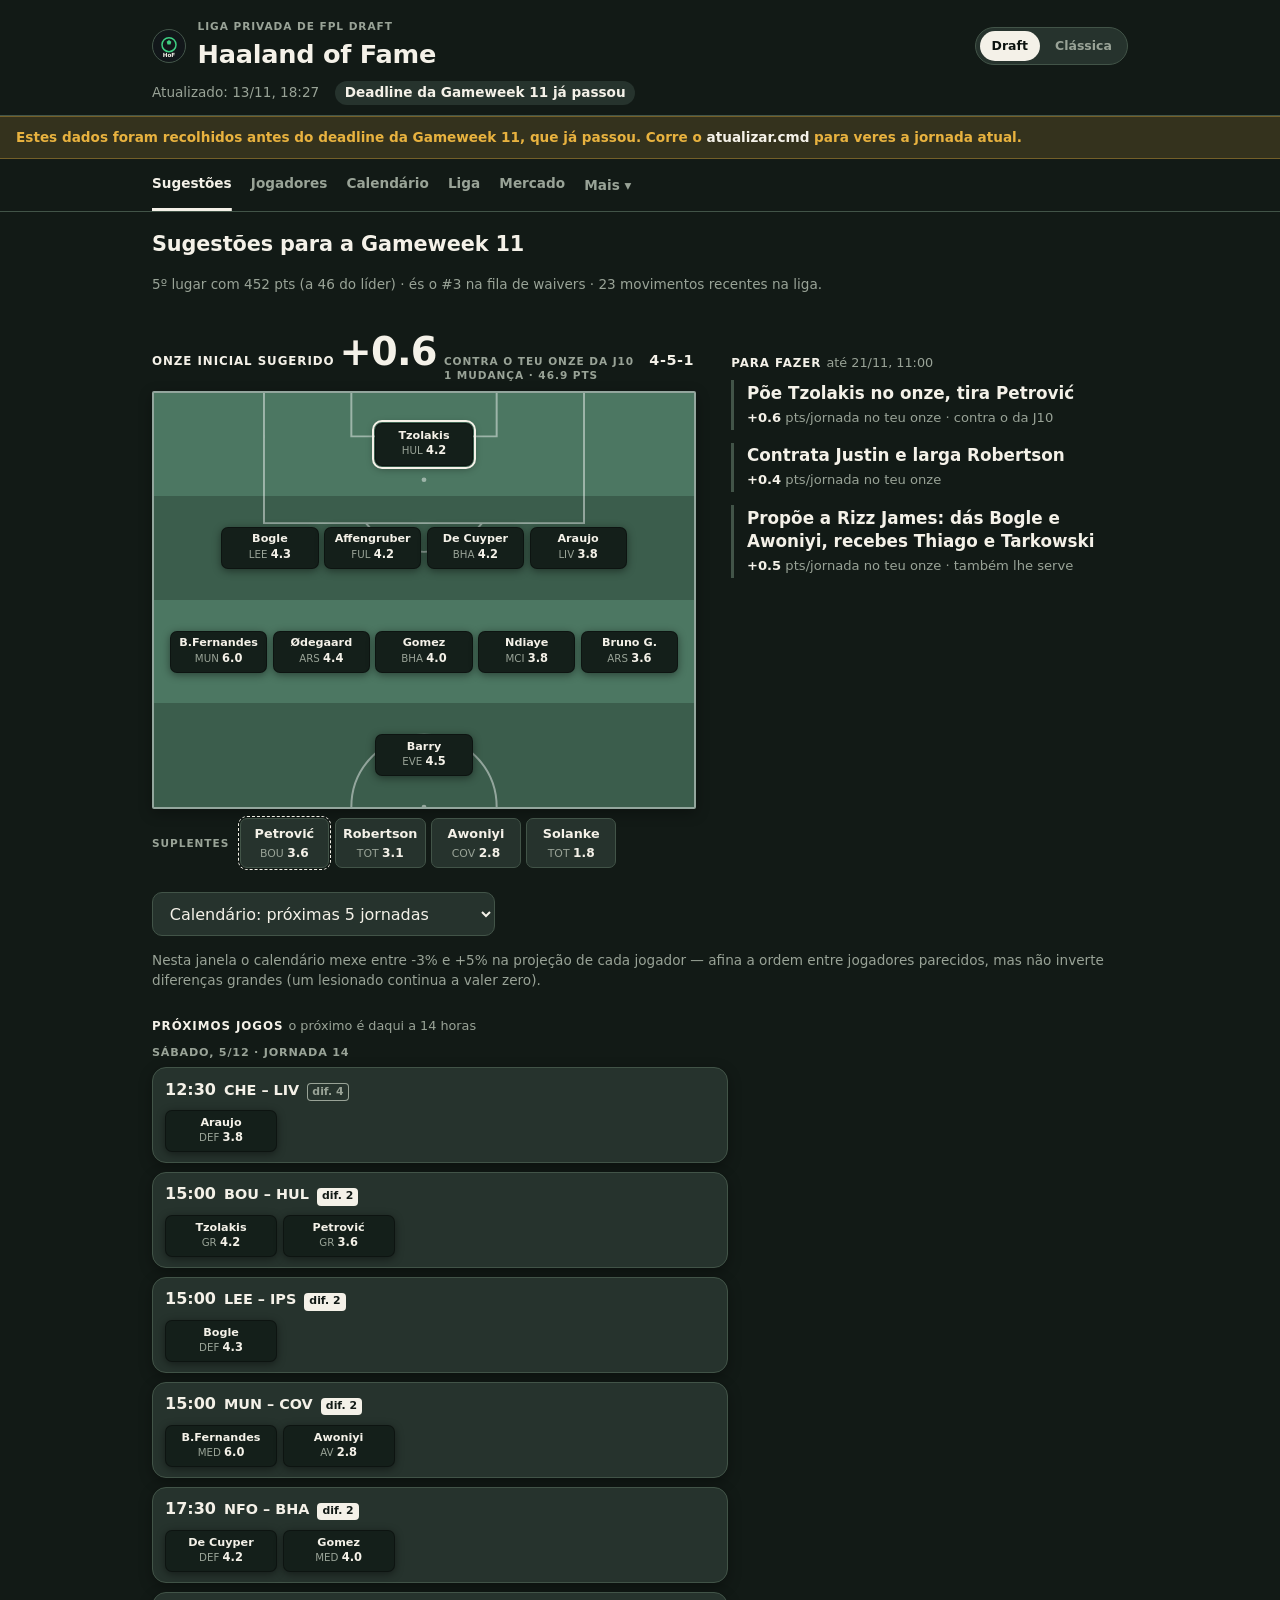
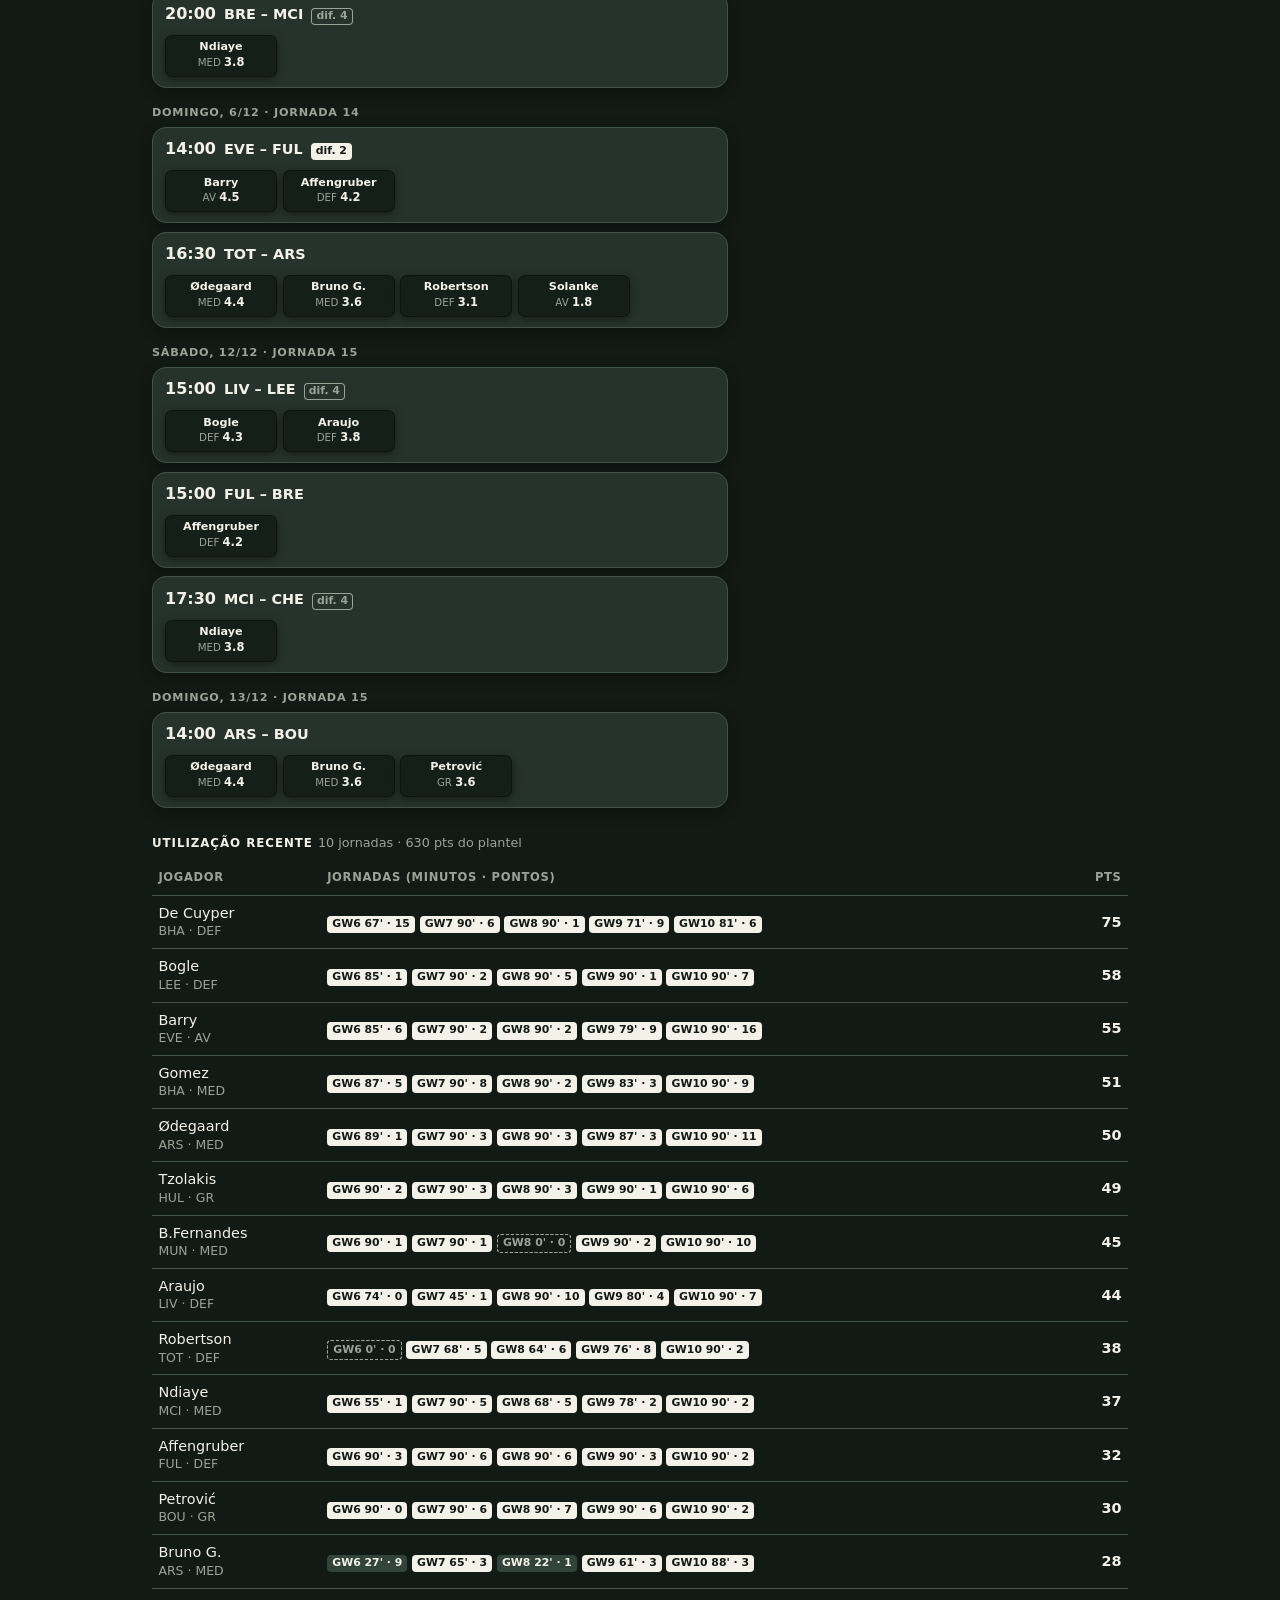
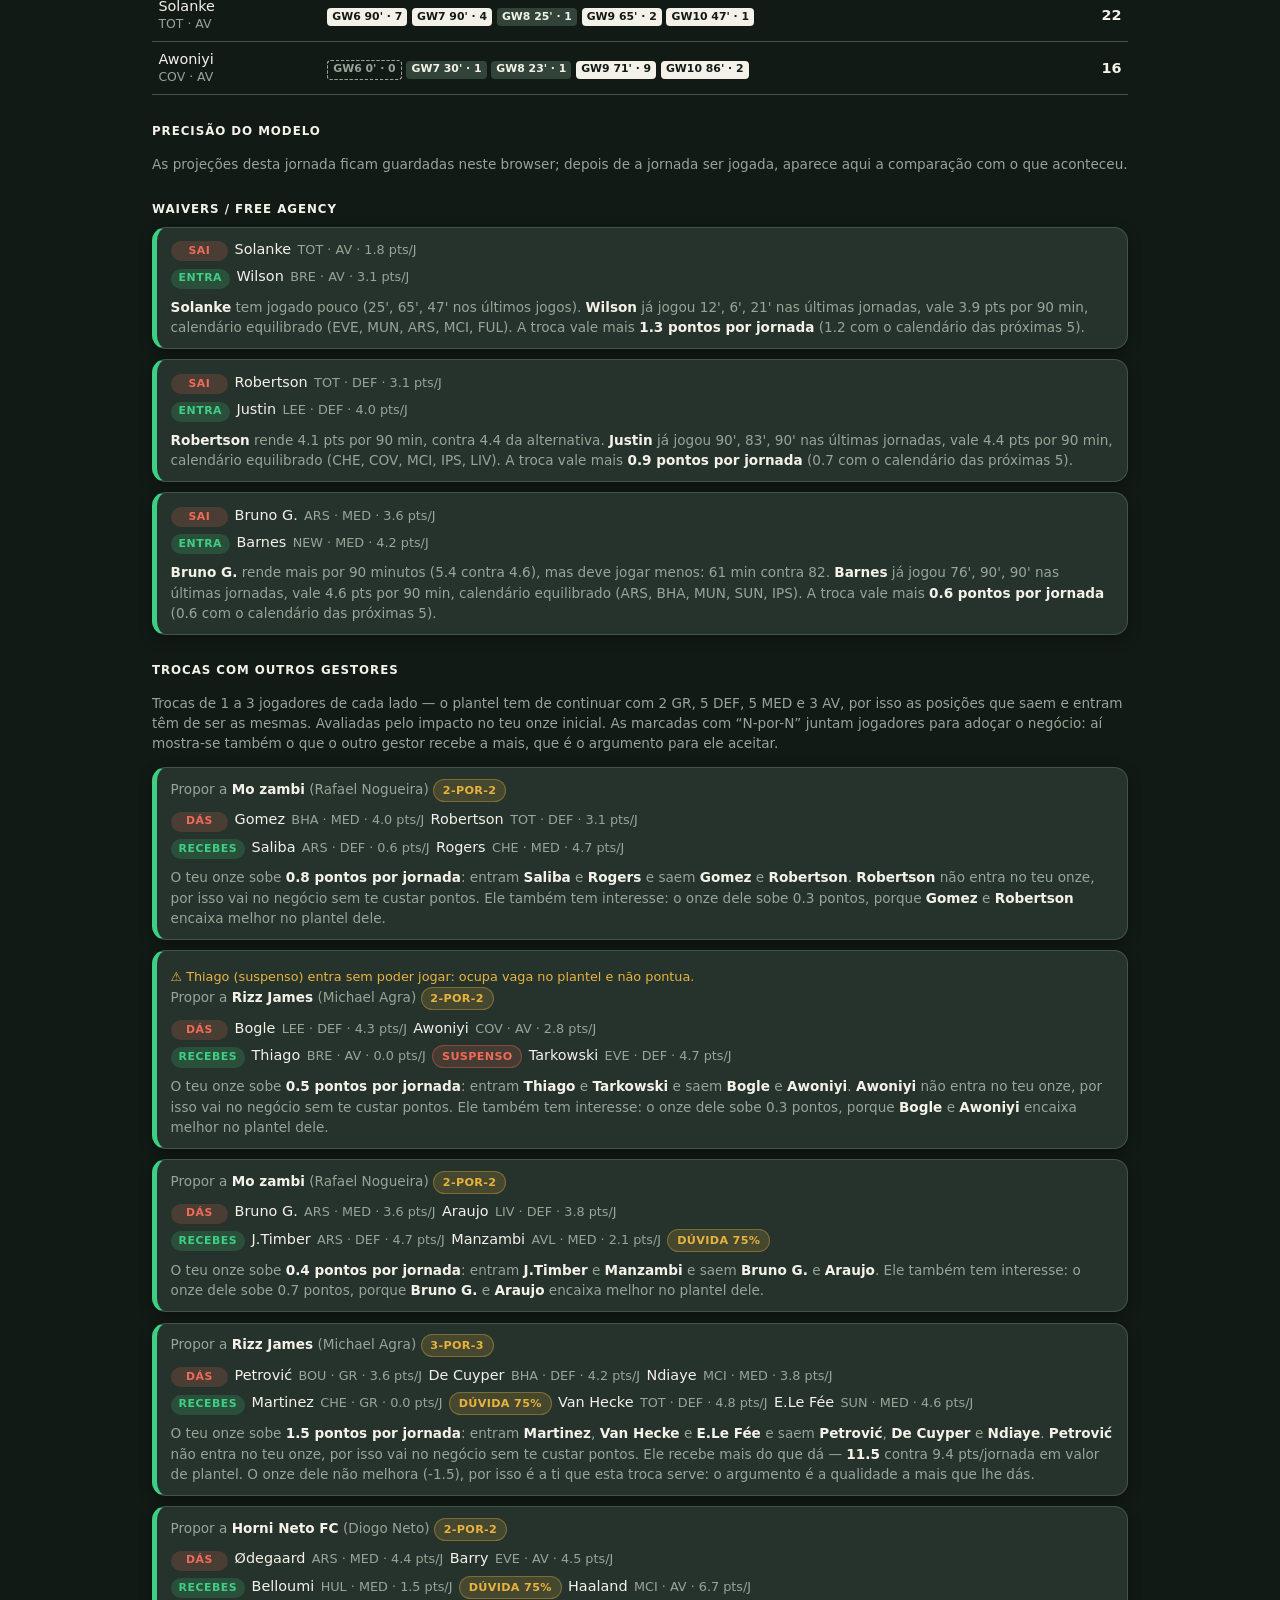
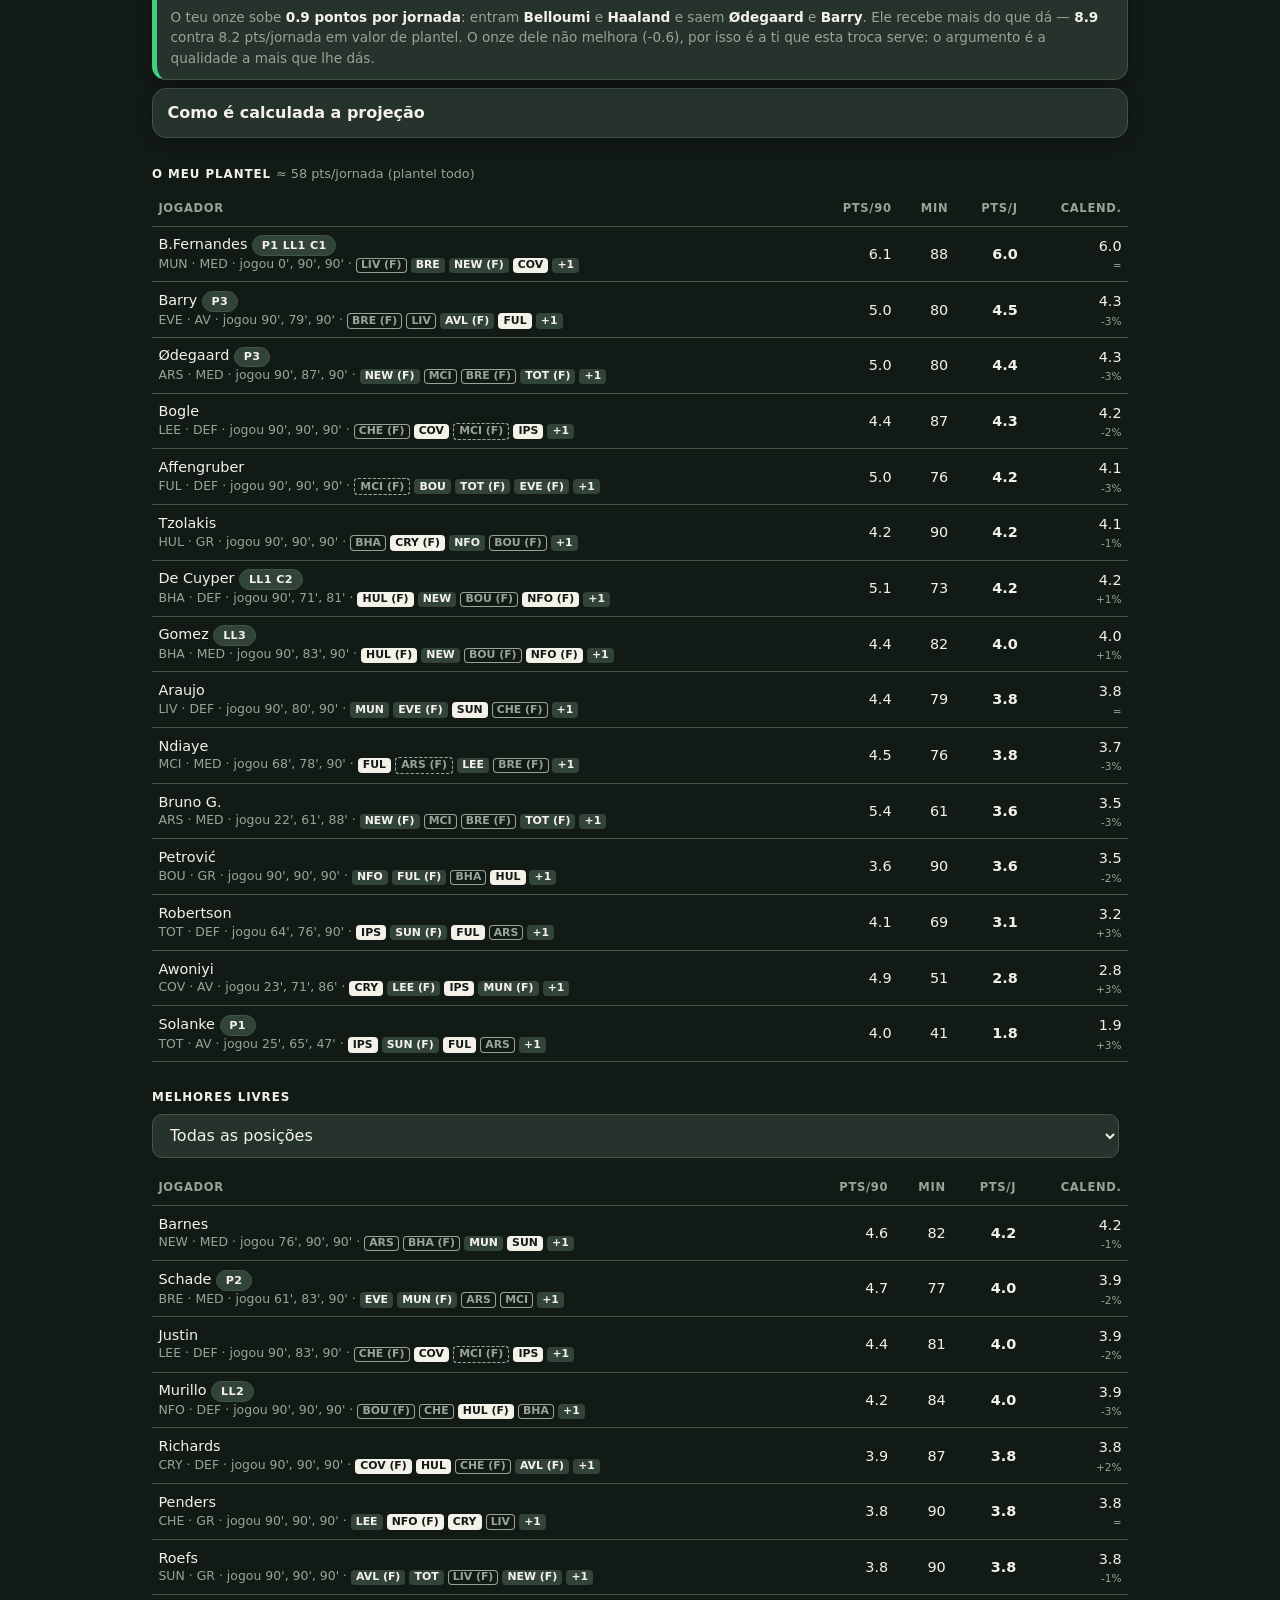
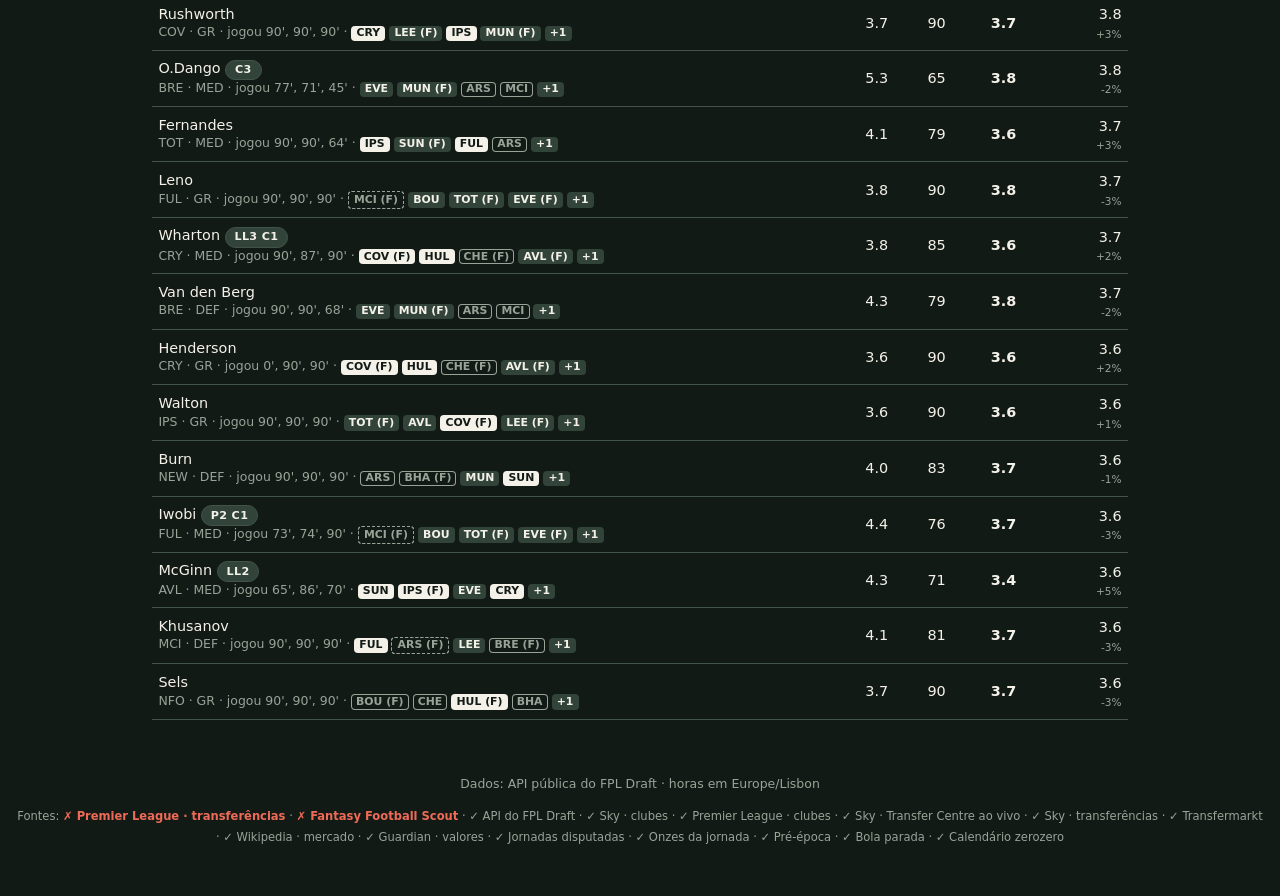
<file: site/index.html>
<!DOCTYPE html>
<html lang="pt-PT">
<head>
<meta charset="utf-8">
<meta name="viewport" content="width=device-width, initial-scale=1">
<title>Haaland of Fame · FPL Draft</title>
<meta name="description" content="Dashboard da liga de FPL Draft">
<link rel="stylesheet" href="styles.css?v=61">
<link rel="manifest" href="manifest.webmanifest">
<meta name="theme-color" content="#12171a">
<meta name="apple-mobile-web-app-capable" content="yes">
<link rel="apple-touch-icon" href="icone.svg">
<link rel="icon" href="data:image/svg+xml,<svg xmlns='http://www.w3.org/2000/svg' viewBox='0 0 100 100'><text y='80' font-size='80'>⚽</text></svg>">
</head>
<body>
<header class="topo">
  <div class="topo-linha">
    <span class="crest" aria-hidden="true"></span>
    <div class="marca">
      <p class="eyebrow">Liga privada de FPL Draft</p>
      <h1 id="titulo-liga">FPL Draft</h1>
    </div>
    <div class="modos" role="group" aria-label="Modo de jogo">
      <button type="button" id="modo-draft" class="modo" aria-pressed="true">Draft</button>
      <button type="button" id="modo-classica" class="modo" aria-pressed="false">Clássica</button>
    </div>
  </div>
  <p class="meta">
    <span id="atualizado">A carregar…</span>
    <span id="countdown" class="countdown" hidden></span>
  </p>
</header>

<p class="aviso-velho" id="aviso-velho" role="alert" hidden></p>

<div class="ticker" id="ticker" hidden aria-label="Alertas do teu plantel">
  <div class="ticker-track" id="ticker-track"></div>
</div>

<div class="tabs-barra">
<nav class="tabs" id="tabs" role="tablist" aria-label="Secções">
  <button role="tab" id="tab-sug" aria-controls="painel-sug" aria-selected="true" aria-label="Sugestões e projeções">Sugestões</button>
  <button role="tab" id="tab-jogadores" aria-controls="painel-jogadores" aria-selected="false" tabindex="-1">Jogadores</button>
  <button role="tab" id="tab-cal" aria-controls="painel-cal" aria-selected="false" tabindex="-1" aria-label="Calendário de todas as competições">Calendário</button>
  <button role="tab" id="tab-liga" aria-controls="painel-liga" aria-selected="false" tabindex="-1">Liga</button>
  <button role="tab" id="tab-mercado" aria-controls="painel-mercado" aria-selected="false" tabindex="-1">Mercado</button>
  <button role="tab" class="tab-extra" id="tab-boletim" aria-controls="painel-boletim" aria-selected="false" tabindex="-1">Boletim</button>
  <button role="tab" class="tab-extra" id="tab-equipas" aria-controls="painel-equipas" aria-selected="false" tabindex="-1" aria-label="Todas as equipas">Equipas</button>
  <button role="tab" class="tab-extra" data-modo="draft" id="tab-conf" aria-controls="painel-conf" aria-selected="false" tabindex="-1" aria-label="Conferências de imprensa e riscos">Conferências</button>
  <button role="tab" class="tab-extra" data-modo="draft" id="tab-troca" aria-controls="painel-troca" aria-selected="false" tabindex="-1" aria-label="Analisar uma troca">Analisar troca</button>
  <button role="tab" class="tab-extra" data-modo="draft" id="tab-transf" aria-controls="painel-transf" aria-selected="false" tabindex="-1" aria-label="Transferências concluídas">Transferências</button>
</nav>
<button type="button" class="tabs-mais" id="tabs-mais" aria-expanded="false" aria-controls="tabs">Mais</button>
</div>

<main>
  <section id="painel-liga" role="tabpanel" aria-labelledby="tab-liga" hidden>
    <div data-modo="draft" id="bloco-jornada" hidden>
      <h2 class="sec-titulo">A jornada <span id="jornada-resumo" class="sub-total"></span></h2>
      <p class="nota" id="jornada-legenda"></p>
      <table class="tabela tabela-proj" id="tabela-jornada">
        <thead><tr>
          <th>Equipa e quem lhe falta jogar</th><th class="num">Agora</th>
          <th class="num">Falta</th><th class="num">Previsão</th>
        </tr></thead>
        <tbody></tbody>
      </table>
    </div>

    <h2 class="sec-titulo" data-modo="draft">Classificação</h2>
    <table class="tabela" id="tabela-liga">
      <thead><tr><th>#</th><th>Equipa</th><th class="num">Jornada</th><th class="num">Total</th></tr></thead>
      <tbody></tbody>
    </table>
    <p class="nota" id="nota-liga" hidden>A classificação aparece depois da primeira jornada.</p>
  </section>


  <section id="painel-conf" role="tabpanel" aria-labelledby="tab-conf" hidden>
    <h2 class="sec-titulo">Jogadores em risco</h2>
    <p class="nota" id="risco-legenda"></p>
    <ul class="riscos" id="lista-risco"></ul>
    <p class="nota" id="nota-risco" hidden>Nenhum jogador teu com risco assinalável.</p>
    <h2 class="sec-titulo">Team news do Fantasy Football Scout <span id="ffs-artigo" class="sub-total"></span></h2>
    <p class="nota">Site especializado em fantasy da Premier League: costuma ter a informação
      das conferências antes de a API oficial a refletir. Quem aparece como fora vai a zero
      nas projeções, mesmo que a API ainda o dê como disponível.</p>
    <ul class="riscos" id="ffs-meus"></ul>
    <p class="nota" id="nota-ffs" hidden>Sem referências a jogadores teus nesta atualização.</p>
    <ul class="wire" id="ffs-feed"></ul>

    <h2 class="sec-titulo">Antevisões e conferências por clube</h2>
    <p class="nota">Fonte: Sky Sports (em inglês), só os clubes onde tens jogadores.
      ⚑ marca notícias que referem jogadores teus.</p>
    <div id="conf-clubes"></div>
    <p class="nota" id="nota-conf" hidden>Sem antevisões nesta atualização.</p>
  </section>

  <section id="painel-boletim" role="tabpanel" aria-labelledby="tab-boletim" hidden>
    <ul class="boletim" id="lista-boletim"></ul>
    <p class="nota" id="nota-boletim" hidden>Sem notícias de momento.</p>
  </section>

  <section id="painel-equipas" role="tabpanel" aria-labelledby="tab-equipas" hidden>
    <p class="nota" data-modo="draft">Liga classic (sem confrontos): a pontuação por jornada aparece no separador Liga.</p>
    <p class="nota" data-modo="classica" hidden>Planteis dos teus adversários e quem partilha
      cada jogador. Numa liga pequena o que conta é a diferença para os outros.</p>
    <div id="cartoes-equipas"></div>
  </section>

  <section id="painel-jogadores" role="tabpanel" aria-labelledby="tab-jogadores" hidden>
    <form class="filtros" id="filtros" autocomplete="off">
      <label class="visually-hidden" for="pesquisa">Pesquisar por nome ou clube</label>
      <input type="search" id="pesquisa" placeholder="Pesquisar nome ou clube…">
      <div class="filtros-linha">
        <label class="visually-hidden" for="filtro-pos">Posição</label>
        <select id="filtro-pos">
          <option value="">Todas as posições</option>
          <option value="1">Guarda-redes</option>
          <option value="2">Defesas</option>
          <option value="3">Médios</option>
          <option value="4">Avançados</option>
        </select>
        <label class="check"><input type="checkbox" id="so-livres"> Só livres</label>
      </div>
      <div class="filtros-linha">
        <label class="visually-hidden" for="ordenar">Ordenar por</label>
        <select id="ordenar">
          <option value="proj" selected>Ordenar por projeção</option>
          <option value="rank">Ordenar por draft rank</option>
          <option value="pontos">Ordenar por pontos já feitos</option>
        </select>
      </div>
    </form>
    <p class="nota" id="contagem-jogadores" role="status"></p>
    <table class="tabela" id="tabela-jogadores">
      <thead><tr><th>Jogador</th><th>Pos</th><th class="num" title="Pontos já feitos esta época">Total</th><th class="num" title="Pontos esperados por jornada">Pts/J</th><th>Dono</th></tr></thead>
      <tbody></tbody>
    </table>
    <button type="button" class="mostrar-mais" id="mostrar-mais" hidden>Mostrar mais</button>
  </section>
  <section id="painel-sug" role="tabpanel" aria-labelledby="tab-sug">
    <h2 class="sec-titulo" id="sug-titulo">Sugestões</h2>
    <p class="nota" id="sug-contexto"></p>
    <p class="aviso-jornada" id="sug-jornada" hidden></p>

    <div class="xi-grelha">
      <section class="acoes-bloco" aria-labelledby="acoes-titulo">
        <h3 class="sub-titulo" id="acoes-titulo">Para fazer <span id="acoes-resumo" class="sub-total"></span></h3>
        <ol class="acoes" id="acoes"></ol>
      </section>
      <div class="xi-coluna">
        <h3 class="sub-titulo">Onze inicial sugerido <span id="xi-resumo" class="sub-total"></span></h3>
        <div class="campo" id="xi-campo"></div>
        <div class="banco" id="xi-banco"></div>
      </div>
    </div>

    <form class="filtros" id="form-janela" autocomplete="off">
      <label class="visually-hidden" for="janela">Janela do calendário</label>
      <select id="janela">
        <option value="3">Calendário: próximas 3 jornadas</option>
        <option value="5">Calendário: próximas 5 jornadas</option>
        <option value="8">Calendário: próximas 8 jornadas</option>
      </select>
    </form>
    <p class="nota" id="janela-nota"></p>

    <div data-modo="classica" hidden>
      <p class="aviso-jornada" id="aviso-plantel" hidden></p>
      <details id="bloco-meu-plantel">
        <summary>O meu plantel <span id="meu-estado" class="sub-total"></span></summary>
        <p class="nota">A FPL só publica a equipa depois do deadline, por isso as
          transferências e o wildcard desta jornada ainda não aparecem aqui. Escreve os teus
          15 e todas as sugestões — onze, capitão, transferências e chips — passam a ser
          sobre eles. Fica guardado neste dispositivo e desaparece sozinho quando a FPL
          publicar a jornada.</p>
        <form class="filtros" id="form-meu" autocomplete="off">
          <label class="visually-hidden" for="meu-procura">Jogador que tenho</label>
          <input type="search" id="meu-procura" list="meu-sugestoes" placeholder="Tenho o…">
          <datalist id="meu-sugestoes"></datalist>
          <div class="filtros-botoes">
            <button type="submit" class="mostrar-mais">Juntar</button>
            <button type="button" class="mostrar-mais" id="meu-copiar">Partir do da FPL</button>
            <button type="button" class="mostrar-mais" id="meu-repor">Repor o da FPL</button>
            <label class="check" for="meu-banco">No banco
              <input type="number" id="meu-banco" step="0.1" min="0" placeholder="0.0">M</label>
          </div>
        </form>
        <div class="linha-campo" id="meu-lista"></div>
        <p class="nota" id="meu-falta"></p>
      </details>
      <h3 class="sub-titulo">Capitão <span id="cap-resumo" class="sub-total"></span></h3>
      <p class="nota">O capitão pontua a dobrar — é a decisão de maior impacto da jornada.</p>
      <div id="cap-lista"></div>

      <h3 class="sub-titulo">Transferências <span id="tr-resumo" class="sub-total"></span></h3>
      <div id="tr-lista"></div>

      <h3 class="sub-titulo">Planear o wildcard <span id="wc-resumo" class="sub-total"></span></h3>
      <p class="nota">Monta o melhor plantel possível dentro do orçamento. Escreve nomes que
        queiras ter de certeza e o resto é construído à volta deles, respeitando os 100.0M,
        os 2 GR / 5 DEF / 5 MED / 3 AV e o máximo de 3 por clube.</p>
      <form class="filtros" id="form-wc" autocomplete="off">
        <label class="visually-hidden" for="wc-procura">Jogador a incluir</label>
        <input type="search" id="wc-procura" list="wc-sugestoes" placeholder="Quero ter…">
        <datalist id="wc-sugestoes"></datalist>
        <button type="submit" class="mostrar-mais">Incluir</button>
        <button type="button" class="mostrar-mais" id="wc-limpar">Limpar</button>
      </form>
      <div class="linha-campo" id="wc-fixos"></div>
      <p class="nota" id="wc-erro" hidden></p>
      <div id="wc-plantel"></div>

      <h3 class="sub-titulo">Chips</h3>
      <p class="nota">Cada chip só se usa uma vez por metade da época. O do wildcard olha
        para o teu plantel e diz se compensa gastá-lo já.</p>
      <div id="chips-lista"></div>
    </div>

    <h3 class="sub-titulo">Próximos jogos <span id="proximos-resumo" class="sub-total"></span></h3>
    <div id="proximos-jogos"></div>

    <h3 class="sub-titulo">Utilização recente <span id="uso-resumo" class="sub-total"></span></h3>
    <div id="uso-plantel"></div>
    <p class="nota" id="nota-uso" hidden>Ainda não há jornadas disputadas. Depois de cada jogo,
      esta secção mostra quem entrou, quantos minutos fez e quantos pontos deu — e as projeções
      e sugestões passam a contar com isso.</p>

    <h3 class="sub-titulo">Precisão do modelo <span id="precisao-resumo" class="sub-total"></span></h3>
    <div id="precisao-corpo"></div>
    <p class="nota" id="nota-precisao" hidden>As projeções desta jornada ficam guardadas neste
      browser; depois de a jornada ser jogada, aparece aqui a comparação com o que aconteceu.</p>

    <div data-modo="classica" id="bloco-otimo" hidden>
      <h3 class="sub-titulo">Melhor plantel possível <span id="otimo-resumo" class="sub-total"></span></h3>
      <p class="nota">15 jogadores dentro dos 100.0M, com 2 GR / 5 DEF / 5 MED / 3 AV e o máximo
        de 3 por clube. O banco vai ao mais barato de propósito: não pontua, e liberta dinheiro
        para o onze.</p>
      <div id="plantel-otimo"></div>
    </div>

    <div data-modo="draft">
    <h3 class="sub-titulo">Waivers / free agency</h3>
    <ul class="sugestoes" id="sug-livres"></ul>
    <p class="nota" id="nota-sug-livres" hidden>Nenhuma troca com livres compensa de momento.</p>

    <h3 class="sub-titulo">Trocas com outros gestores</h3>
    <p class="nota">Trocas de 1 a 3 jogadores de cada lado — o plantel tem de
      continuar com 2 GR, 5 DEF, 5 MED e 3 AV, por isso as posições que saem e entram têm de
      ser as mesmas. Avaliadas pelo impacto no teu onze inicial. As marcadas com “N-por-N”
      juntam jogadores para adoçar o negócio: aí mostra-se também o que o outro gestor recebe
      a mais, que é o argumento para ele aceitar.</p>
    <ul class="sugestoes" id="sug-trocas"></ul>
    <p class="nota" id="nota-sug-trocas" hidden>Nenhuma troca compensa de momento — nem
      1-por-1, nem juntando jogadores.</p>
    </div>

    <details class="cartao explicacao">
      <summary><span class="nome">Como é calculada a projeção</span></summary>
      <div class="corpo">
        <p><strong>Pts/90</strong>: metade vem dos pontos que o jogador fez mesmo e metade de um
          modelo do que ele <strong>gera</strong> — golos esperados (xG) e assistências esperadas
          (xA) valorizados pela tabela do FPL (golo 6/5/4 pontos conforme a posição, assistência 3),
          probabilidade de baliza a zero a partir do xG concedido pela equipa, defesas dos
          guarda-redes, bónus e cartões. Toca no número na tabela para veres a decomposição.
          <strong>Penáltis, livres e cantos</strong> entram por duas vias: o que geraram no ano
          passado já está no xG e no xA (um penálti vale ~0.79 de xG), e os cargos desta época
          — recolhidos à mão, porque a API não os expõe — dão um acréscimo à parte, mostrado como
          etiqueta P/LL/C ao lado do nome. Esse acréscimo é maior para quem mudou de clube ou tem
          pouco historial, e quase nulo para quem já batia os penáltis no ano passado, senão
          estaria a contar duas vezes.</p>
        <p>O resultado é puxado para a média de jogadores com draft rank parecido na mesma posição,
          para quem jogou pouco não ficar com um valor inflacionado, e vai passando para
          <strong>o que ele faz nesta época</strong> à medida que os jogos acontecem.</p>
        <p><strong>Min</strong>: minutos esperados por jornada. Sem jogos disputados, parte dos
          minutos da época passada, corrigidos pelo <strong>último ensaio de pré-época</strong>
          (titular puxa para 72 min; suplente ou ausente puxa para baixo); uma
          <strong>transferência cara confirmada</strong> sobe o valor
          (≥50M → 75 min, ≥30M → 68, ≥15M → 58), porque quem custa caro tende a ser titular. A
          partir do 3.º jogo vale o que se viu em campo: a média dos <strong>minutos reais</strong>
          das últimas três jornadas substitui a estimativa. Lesionados e suspensos ficam a 0 e as
          dúvidas são multiplicadas pela probabilidade de jogar.</p>
        <p><strong>Pts/J</strong> = Pts/90 × Min ÷ 90. A coluna <strong>Calend.</strong> é o mesmo
          valor ajustado à dificuldade das próximas jornadas (1 fácil a 5 difícil), com as mais
          próximas a pesarem mais. É uma taxa, não um total: não cresce com a janela, para
          continuar comparável aos Pts/J.</p>
        <p>A janela por omissão são <strong>5 jornadas</strong>. Com 3, a diferença entre o melhor
          e o pior calendário chega a 10% e chega para inverter diferenças de qualidade entre
          jogadores — demasiado para escolhas que, num plantel de 15, duram meses. Com 10 cai para
          2.4% e deixa de distinguir seja o que for. O seletor no topo deixa-te comparar: quando a
          sugestão não muda entre 3 e 8, é porque é sólida.</p>
        <p class="nota">Base: estatísticas e pontos da época anterior da API do FPL Draft —
          é uma estimativa, não uma garantia.</p>
      </div>
    </details>

    <h3 class="sub-titulo">O meu plantel <span id="proj-total" class="sub-total"></span></h3>
    <div id="proj-plantel"></div>

    <h3 class="sub-titulo" id="titulo-livres">Melhores livres</h3>
    <form class="filtros" id="filtros-proj" autocomplete="off">
      <label class="visually-hidden" for="proj-pos">Posição</label>
      <select id="proj-pos">
        <option value="">Todas as posições</option>
        <option value="1">Guarda-redes</option>
        <option value="2">Defesas</option>
        <option value="3">Médios</option>
        <option value="4">Avançados</option>
      </select>
    </form>
    <div id="proj-livres"></div>
  </section>

  <section id="painel-troca" role="tabpanel" aria-labelledby="tab-troca" hidden>
    <h2 class="sec-titulo">Analisar uma troca</h2>
    <p class="nota">Serve para avaliar uma proposta que recebeste ou uma que queiras fazer.
      Escolhe o gestor e marca os jogadores de cada lado — podes marcar vários. A análise usa
      o mesmo modelo das projeções (minutos esperados, team news, pré-época, calendário) e
      mede o efeito no <strong>onze inicial</strong> das duas equipas.</p>

    <form class="filtros" id="form-troca" autocomplete="off">
      <label class="visually-hidden" for="troca-gestor">Gestor</label>
      <select id="troca-gestor"></select>
    </form>

    <div class="troca-cols">
      <div>
        <h3 class="sub-titulo">Dás <span id="conta-dou" class="sub-total"></span></h3>
        <div class="lista-check" id="troca-meus"></div>
      </div>
      <div>
        <h3 class="sub-titulo">Recebes <span id="conta-recebo" class="sub-total"></span></h3>
        <div class="lista-check" id="troca-deles"></div>
      </div>
    </div>

    <div id="troca-resultado" role="status"></div>
  </section>

  <section id="painel-transf" role="tabpanel" aria-labelledby="tab-transf" hidden data-modo="draft">
    <h2 class="sec-titulo">Transferências <span class="sub-total" id="transf-total"></span></h2>
    <p class="nota" id="transf-legenda"></p>
    <form class="filtros" id="form-transf" autocomplete="off">
      <label class="visually-hidden" for="transf-procura">Procurar jogador ou clube</label>
      <input type="search" id="transf-procura" placeholder="Procurar jogador ou clube…">
      <label class="caixa"><input type="checkbox" id="transf-todas"> Incluir juniores e
        empréstimos a divisões inferiores</label>
    </form>
    <table class="tabela tabela-proj" id="tabela-transf">
      <thead><tr>
        <th>Data</th><th>Jogador</th><th>Movimento</th><th class="num">Valor</th>
        <th class="col-noticia">Notícia</th>
      </tr></thead>
      <tbody></tbody>
    </table>
    <button type="button" class="mostrar-mais" id="transf-mais" hidden>Mostrar mais</button>
    <p class="nota" id="nota-transf" hidden>Sem transferências para mostrar.</p>
  </section>

  <section id="painel-mercado" role="tabpanel" aria-labelledby="tab-mercado" hidden>
    <div data-modo="classica" hidden>
      <h2 class="sec-titulo">A liga jornada a jornada</h2>
      <p class="nota">O que cada equipa fez em cada jornada: pontos, o que ficou no banco,
        transferências (com a penalização, se a houve) e chips usados.</p>
      <div id="liga-jornadas"></div>
    </div>

    <h2 class="sec-titulo" data-modo="draft">Movimentos da liga</h2>
    <ul class="movimentos" id="lista-movimentos" data-modo="draft"></ul>
    <p class="nota" id="nota-movimentos" data-modo="draft" hidden>Ainda sem movimentos na liga.</p>
    <div data-modo="draft">
      <h2 class="sec-titulo">Notícias de transferências</h2>
      <p class="nota">Fonte: Sky Sports Transfer Centre (em inglês), da mais recente para a mais
        antiga. Itens "Papers" são rumores da imprensa.</p>
      <ul class="wire" id="lista-wire"></ul>
      <p class="nota" id="nota-wire" hidden>Sem notícias externas nesta atualização.</p>
    </div>
  </section>

  <section id="painel-cal" role="tabpanel" aria-labelledby="tab-cal" hidden>
    <h2 class="sec-titulo">Calendário</h2>
    <p class="nota" id="cal-intro"></p>
    <div class="filtros" id="cal-filtros">
      <div class="filtros-linha">
        <label class="visually-hidden" for="cal-horizonte">Horizonte do calendário</label>
        <select id="cal-horizonte">
          <option value="6">Horizonte: 6 jornadas</option>
          <option value="12">Horizonte: 12 jornadas</option>
          <option value="resto">Horizonte: resto da época</option>
        </select>
        <label class="visually-hidden" for="cal-ordenar">Ordenar por</label>
        <select id="cal-ordenar">
          <option value="apertado">Calendário mais apertado primeiro</option>
          <option value="dificuldade">Percurso mais difícil primeiro</option>
          <option value="meus">Mais jogadores meus primeiro</option>
        </select>
      </div>
      <label class="check"><input type="checkbox" id="cal-todos"> Mostrar os 20 clubes</label>
    </div>
    <div class="cal-grafico" id="cal-grafico"></div>
    <ul class="cal-lista" id="cal-lista"></ul>
    <p class="nota" id="cal-legenda"></p>
    <p class="nota" id="cal-nota"></p>
    <p class="nota" id="cal-aviso" hidden></p>
  </section>
</main>

<footer class="rodape">
  <p>Dados: API pública do FPL Draft · horas em Europe/Lisbon</p>
  <p class="fontes" id="estado-fontes"></p>
</footer>

<script src="app.js?v=61"></script>

</body>
</html>
</file>
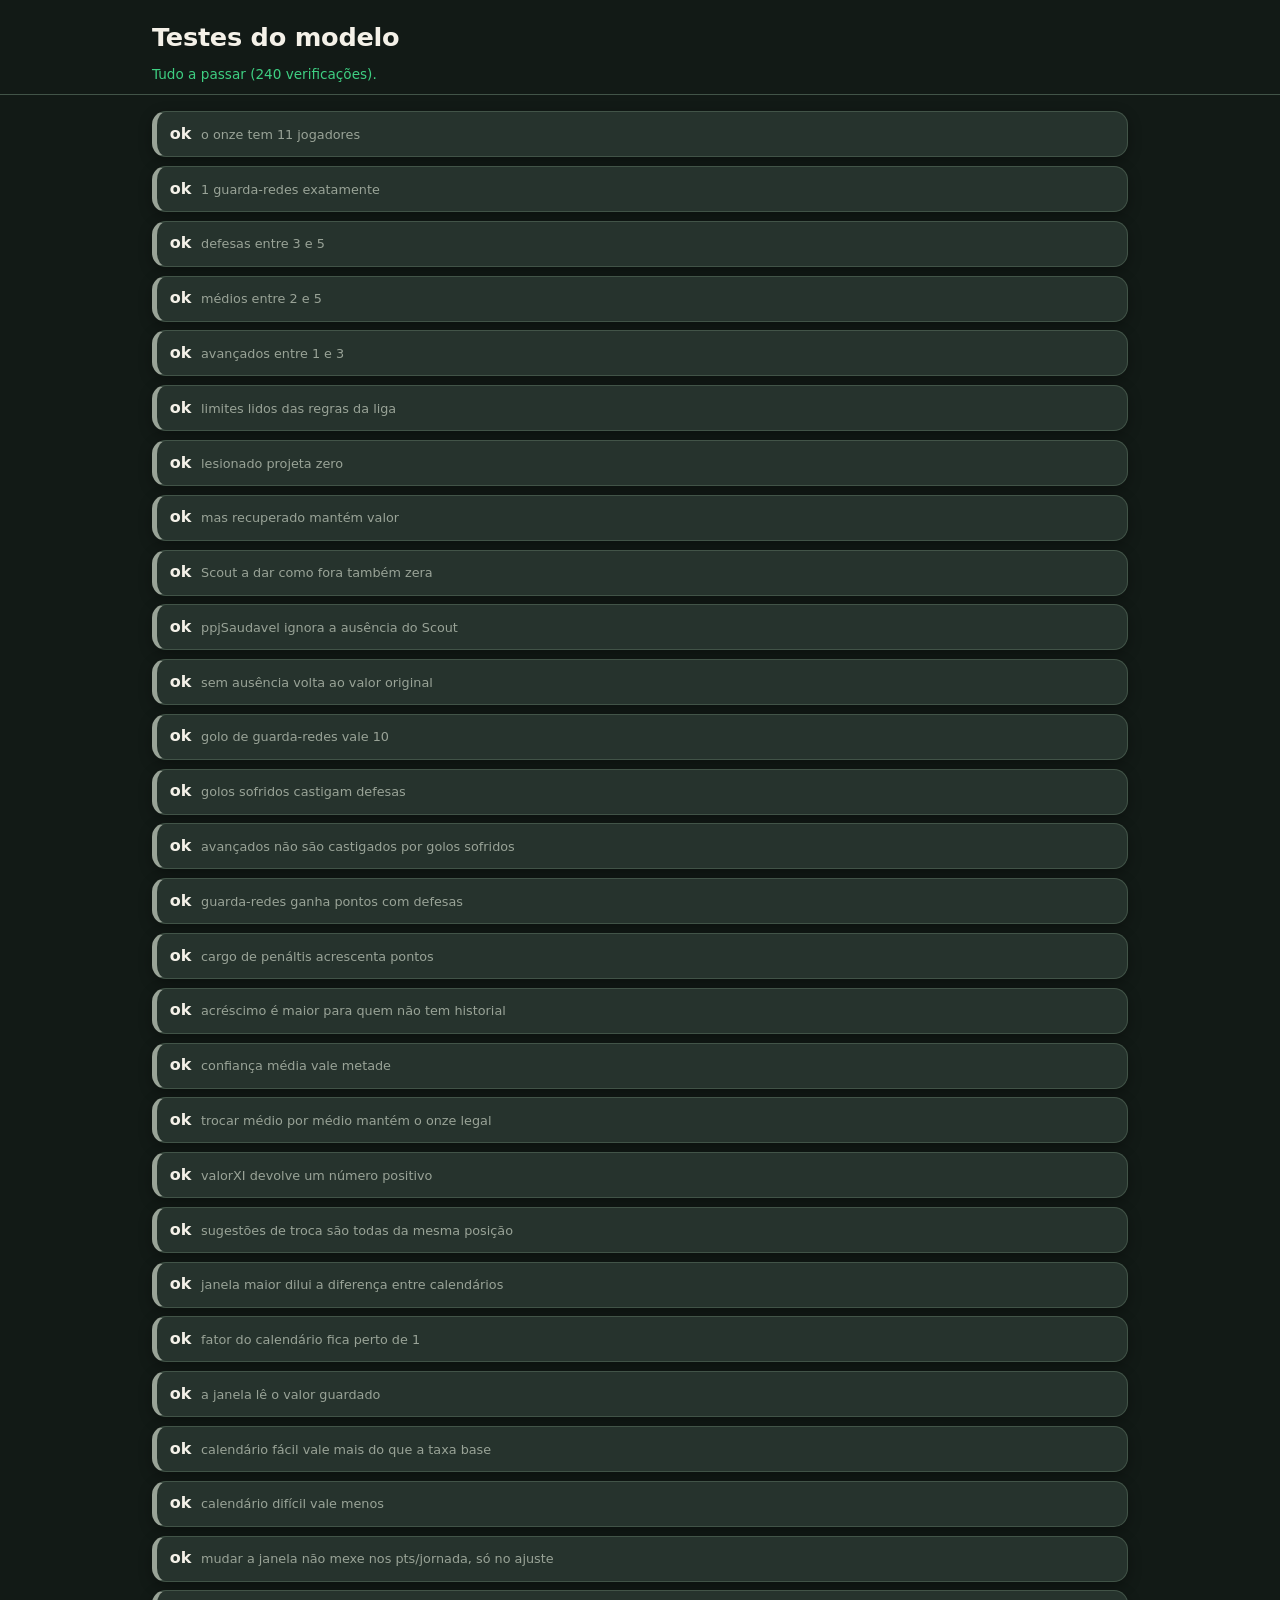
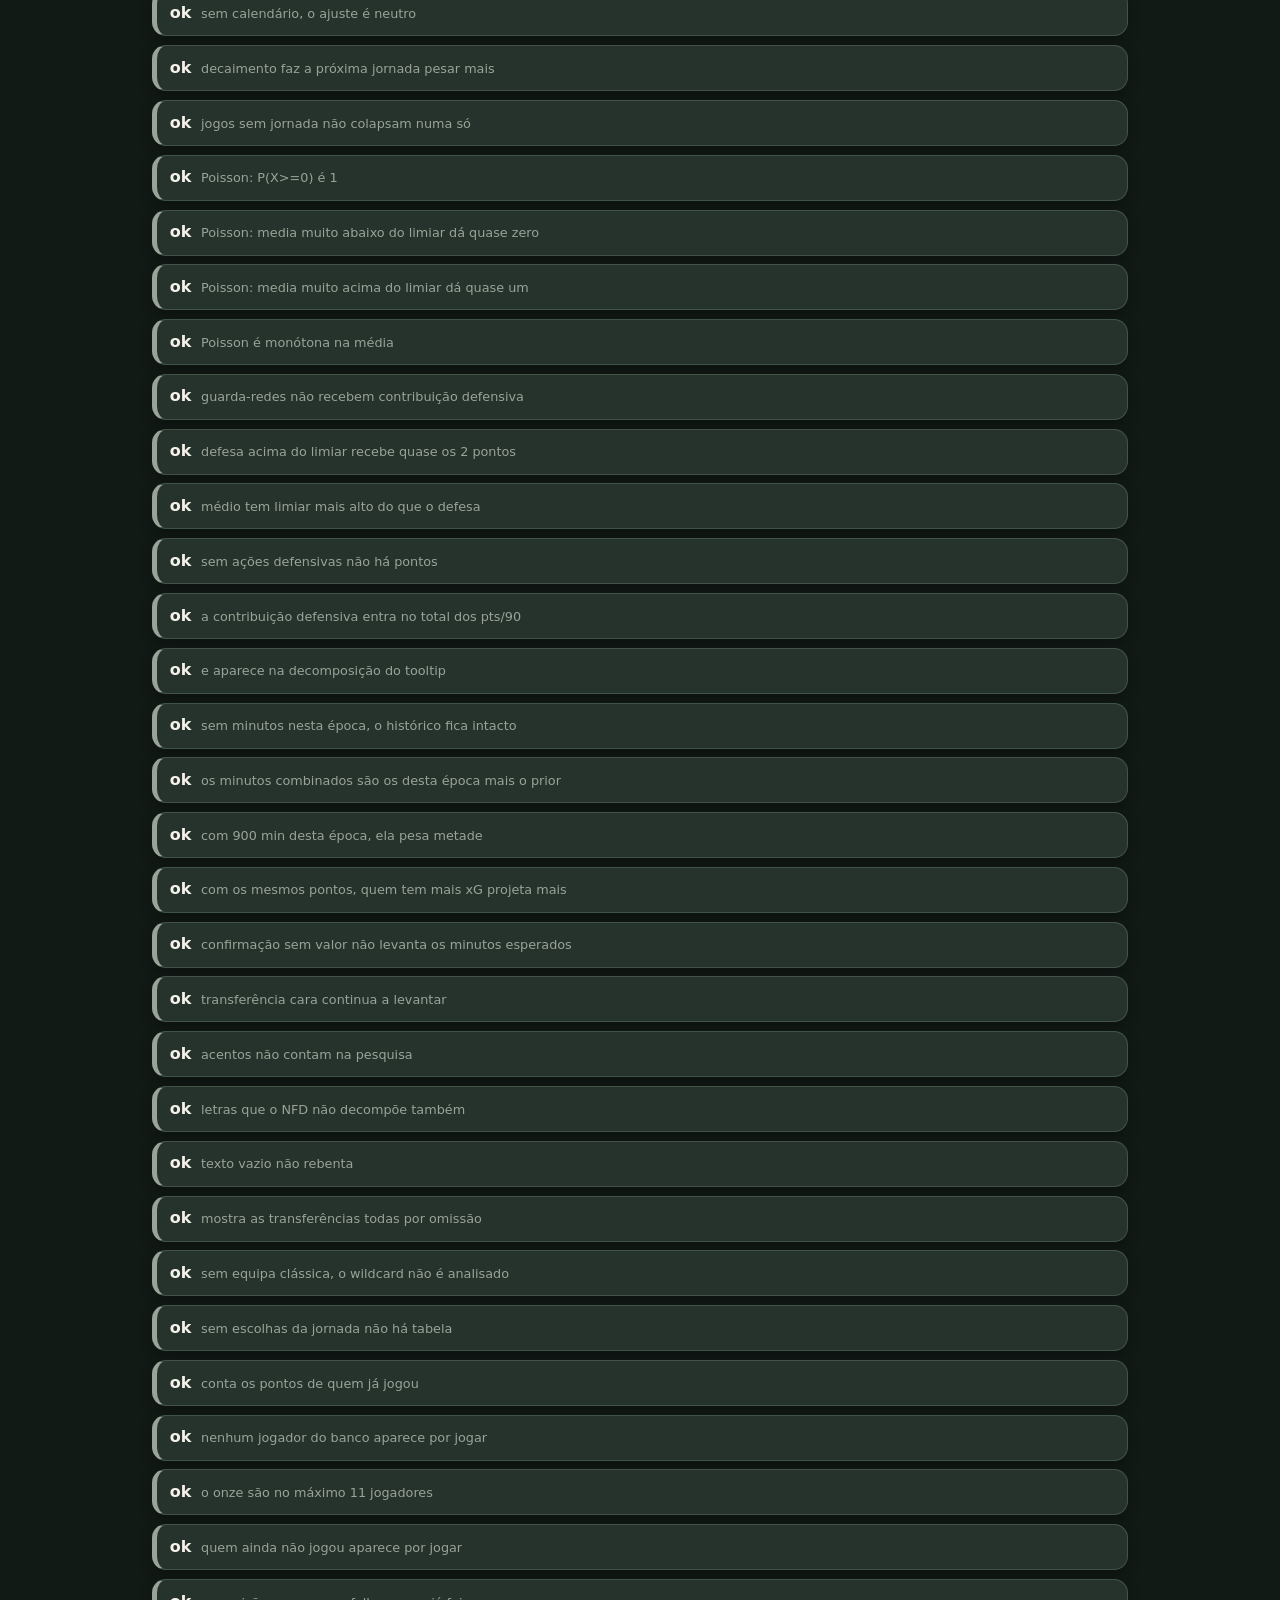
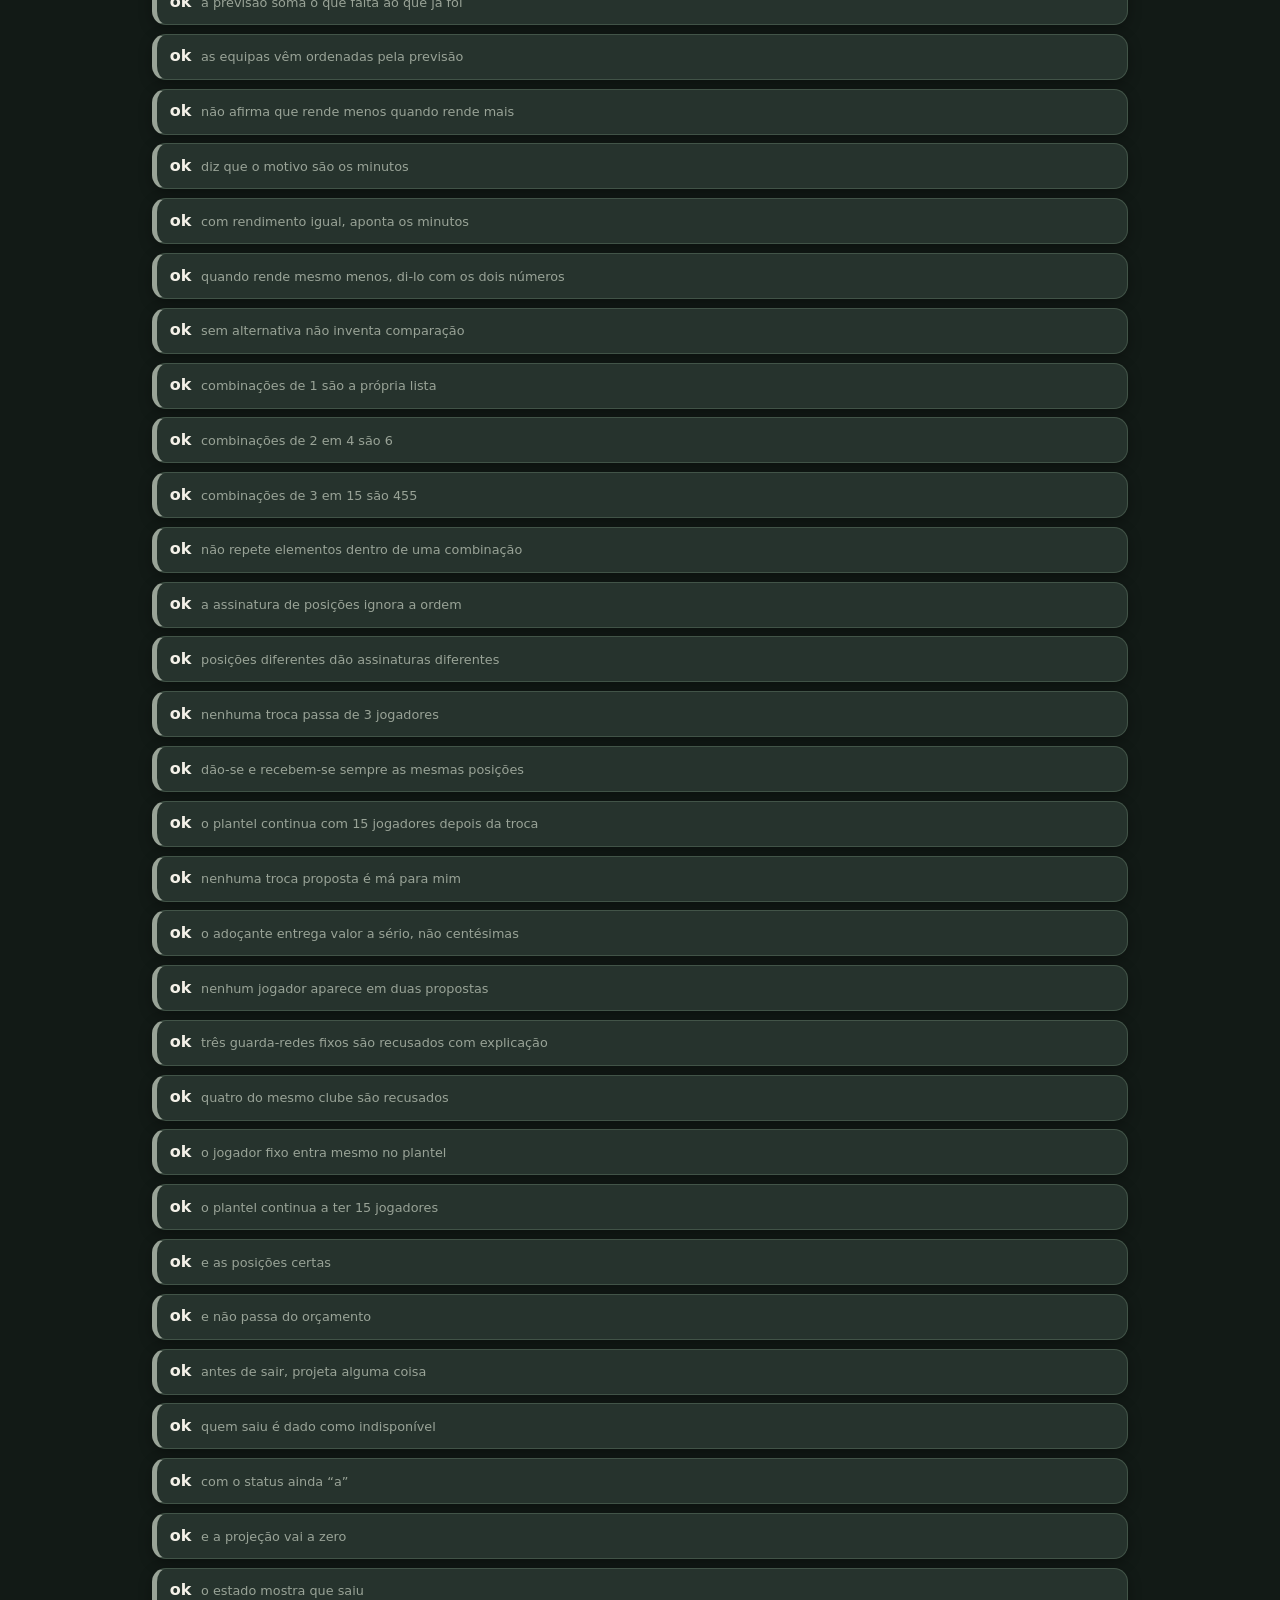
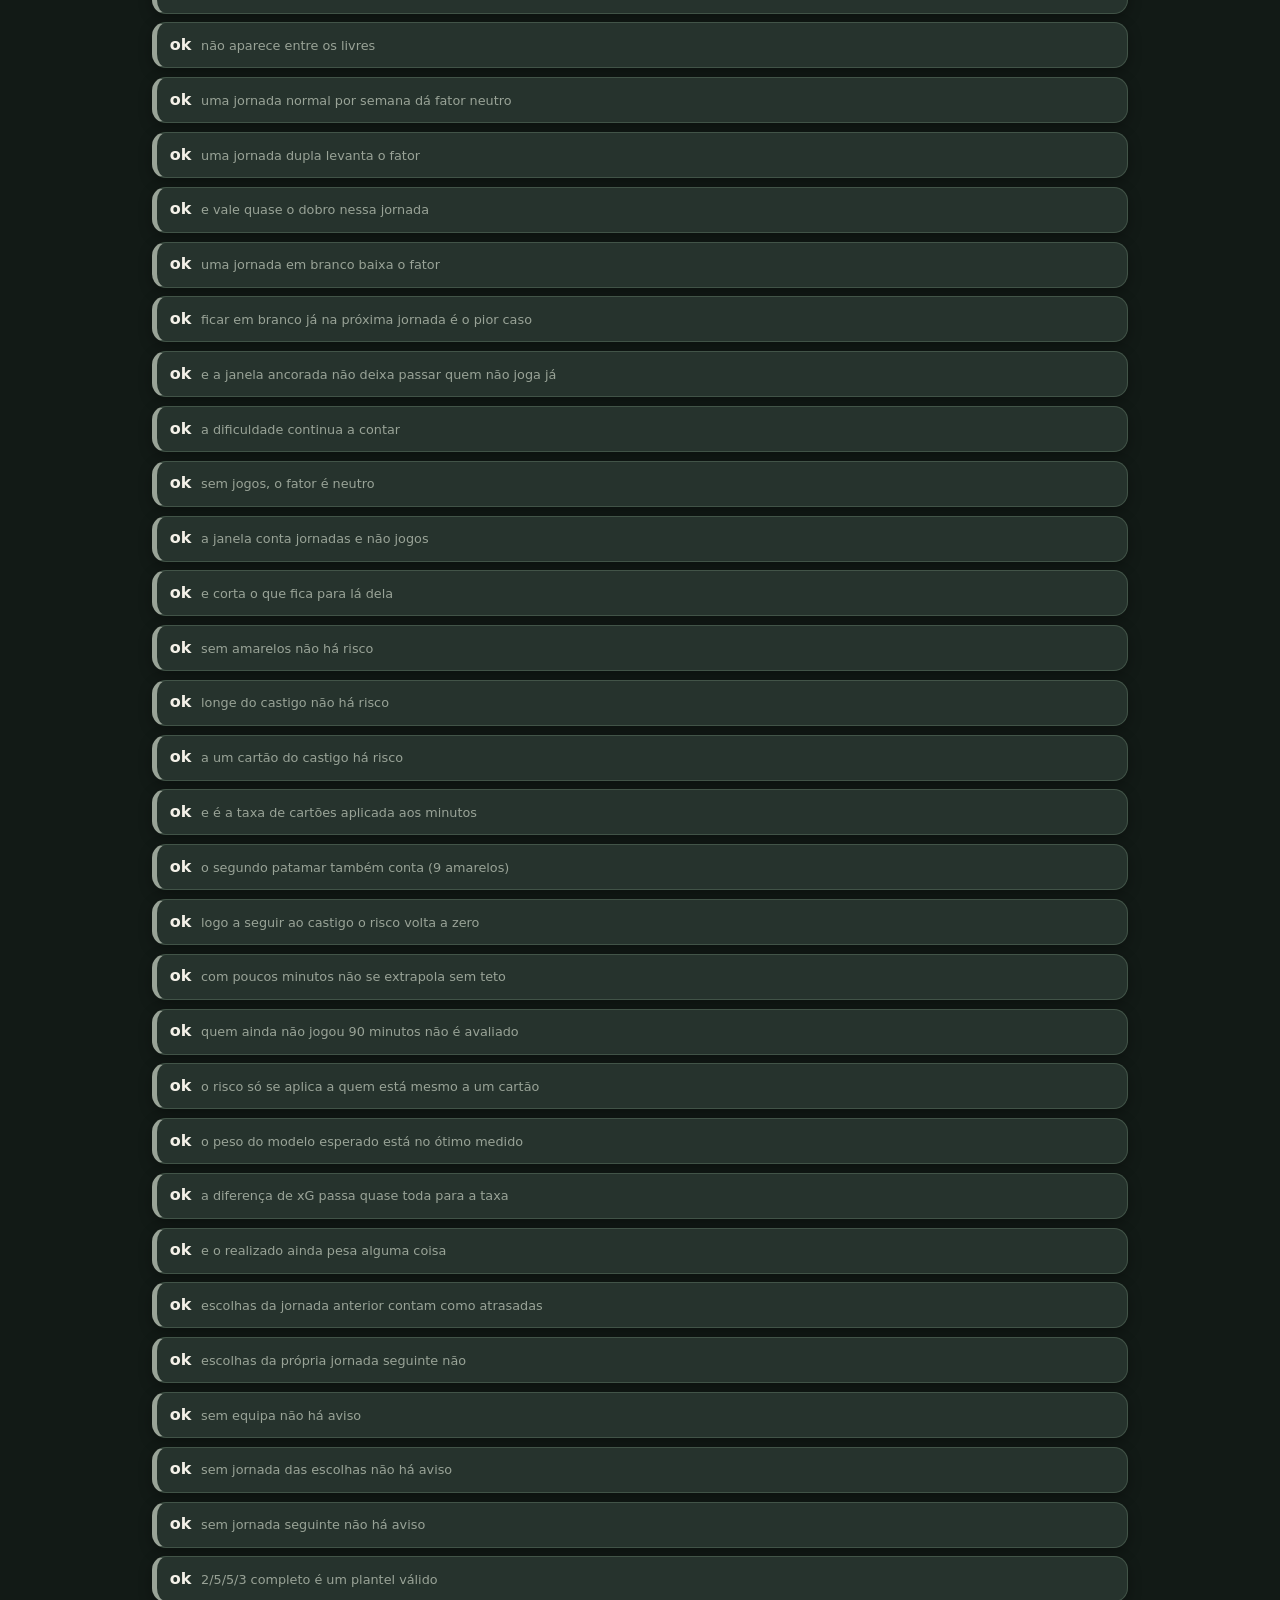
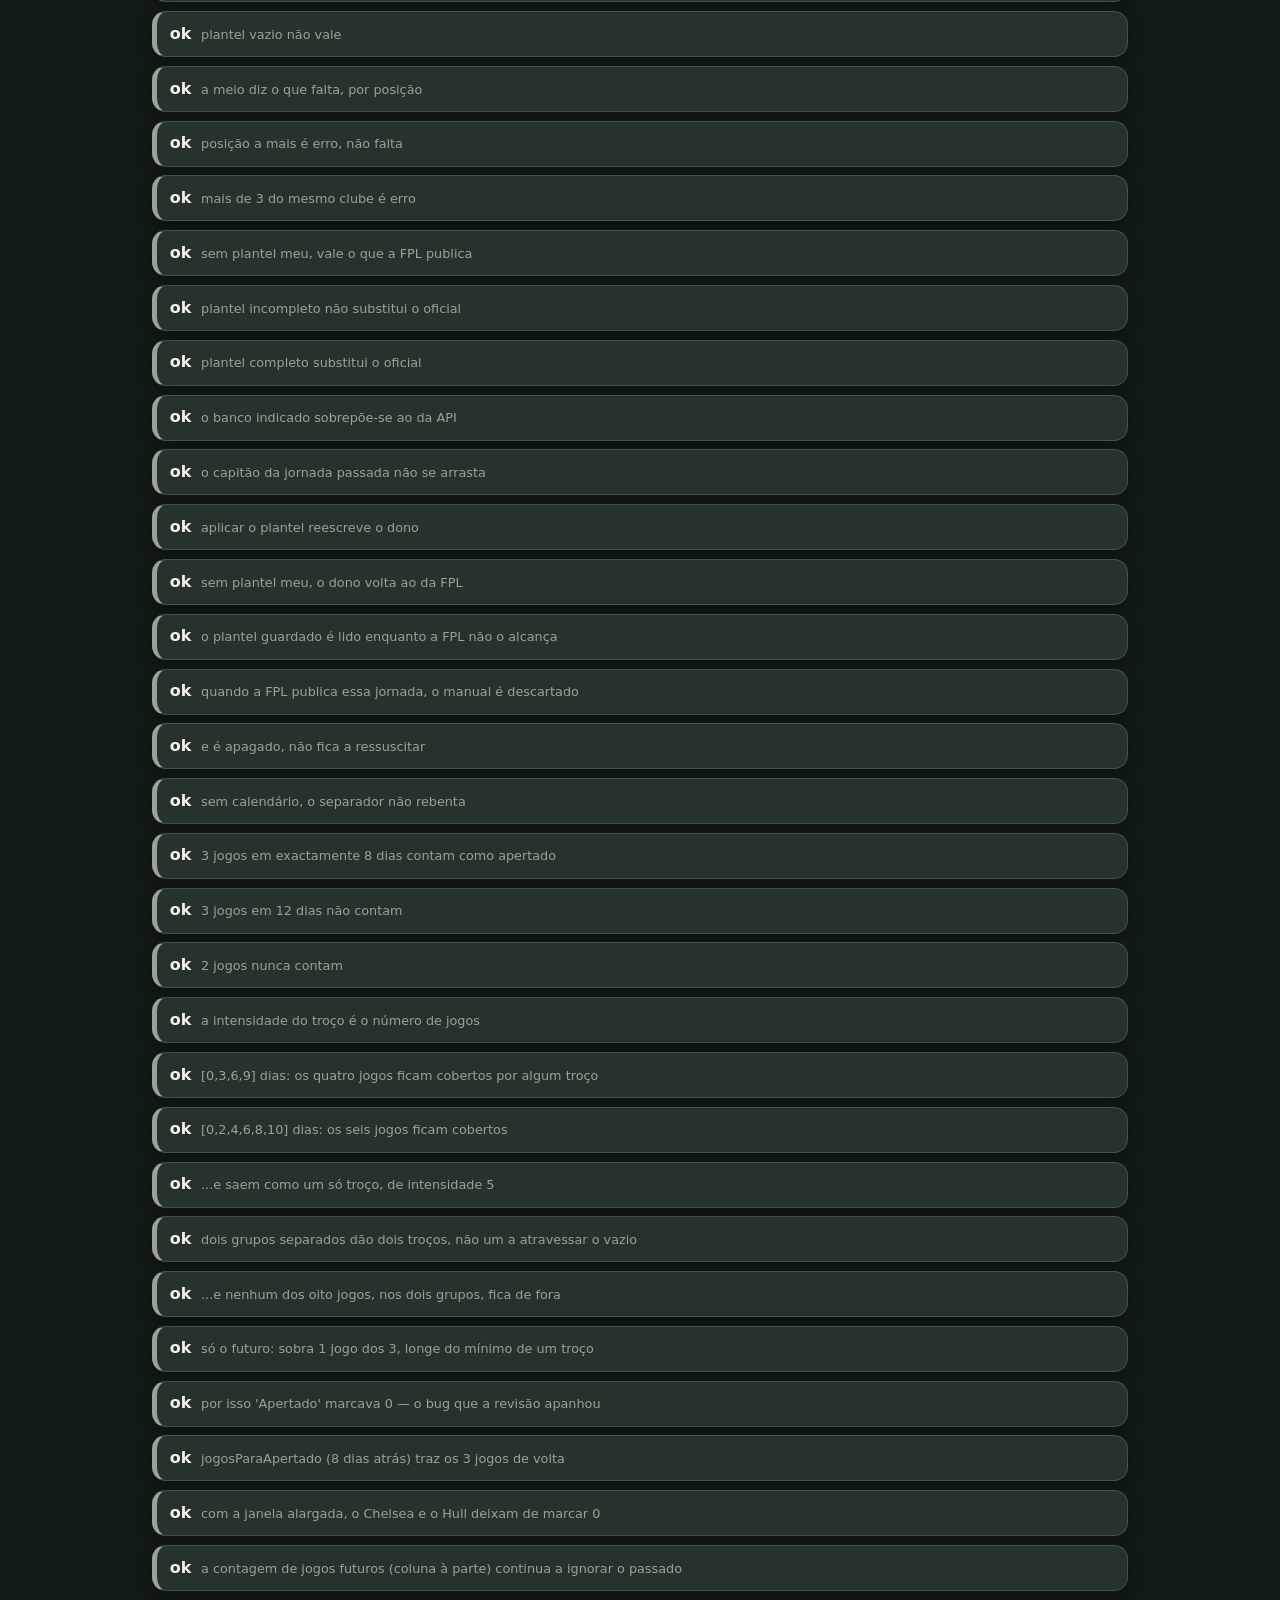
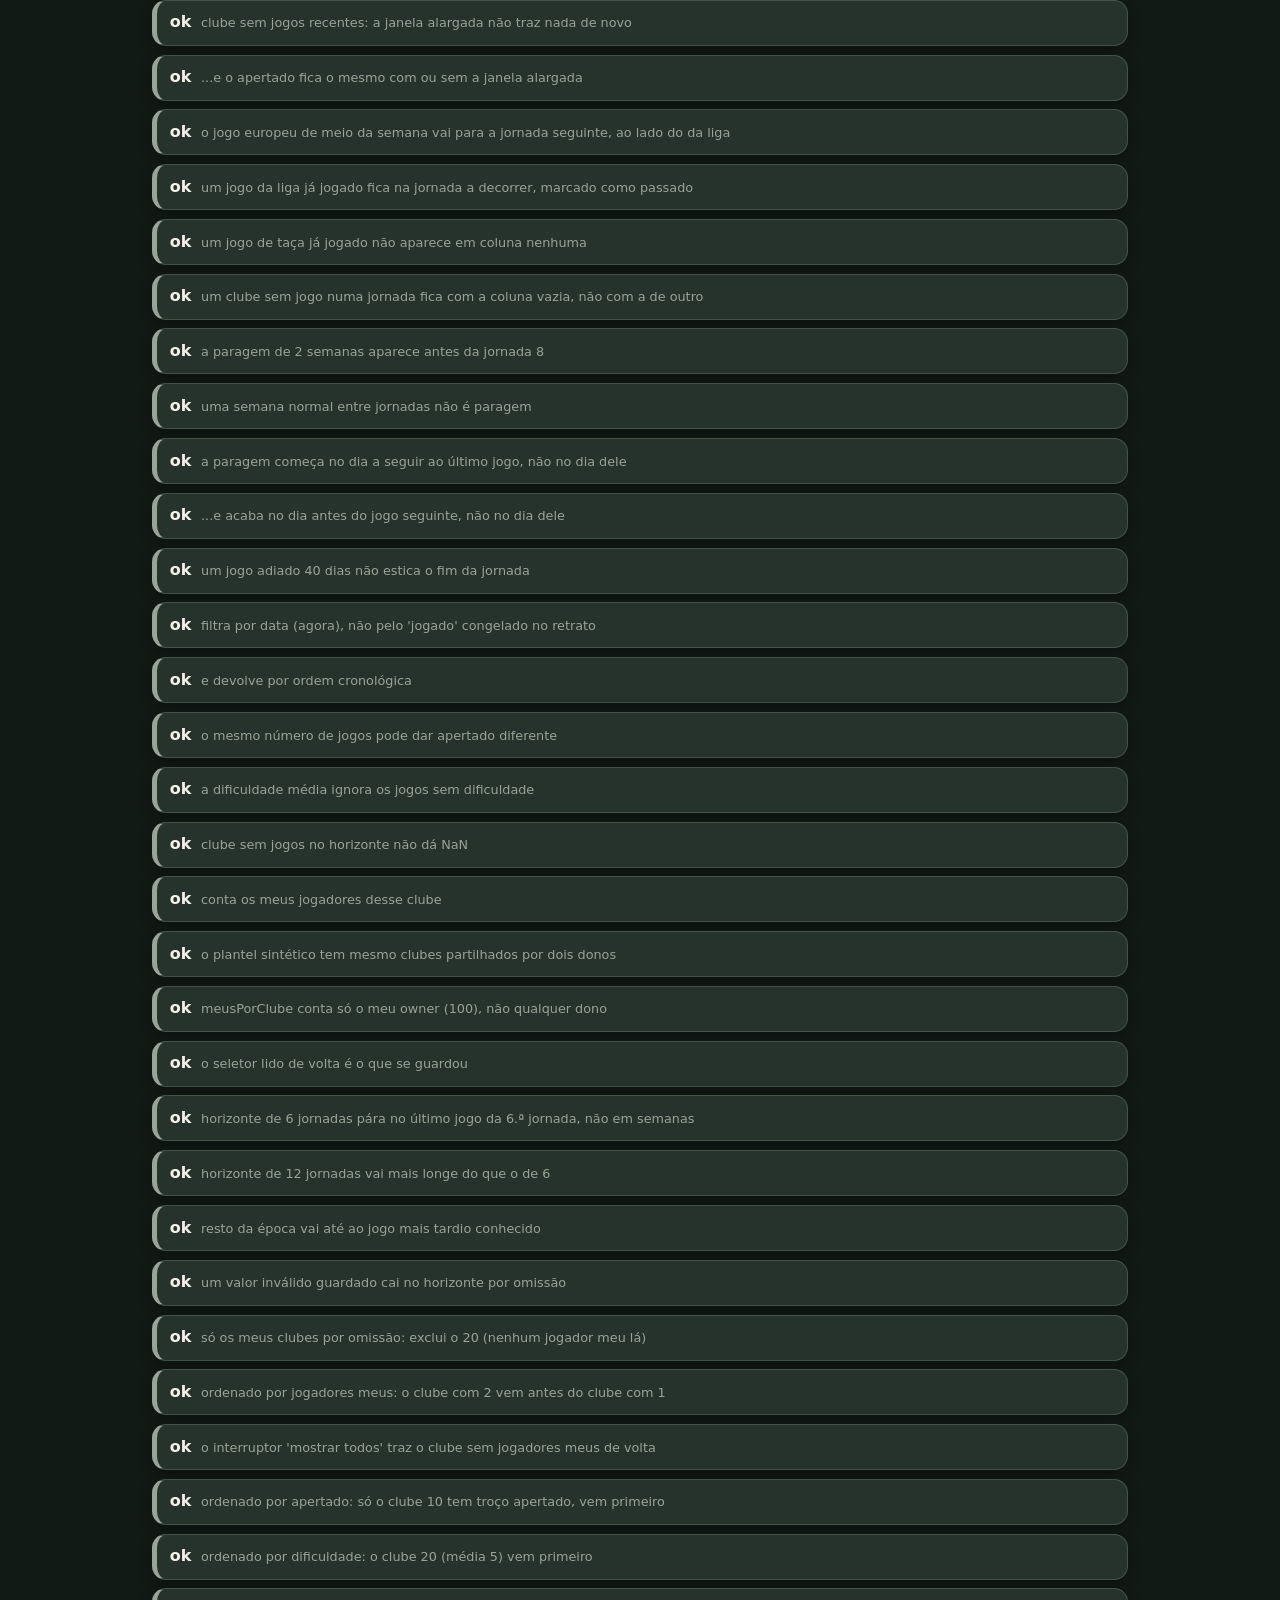
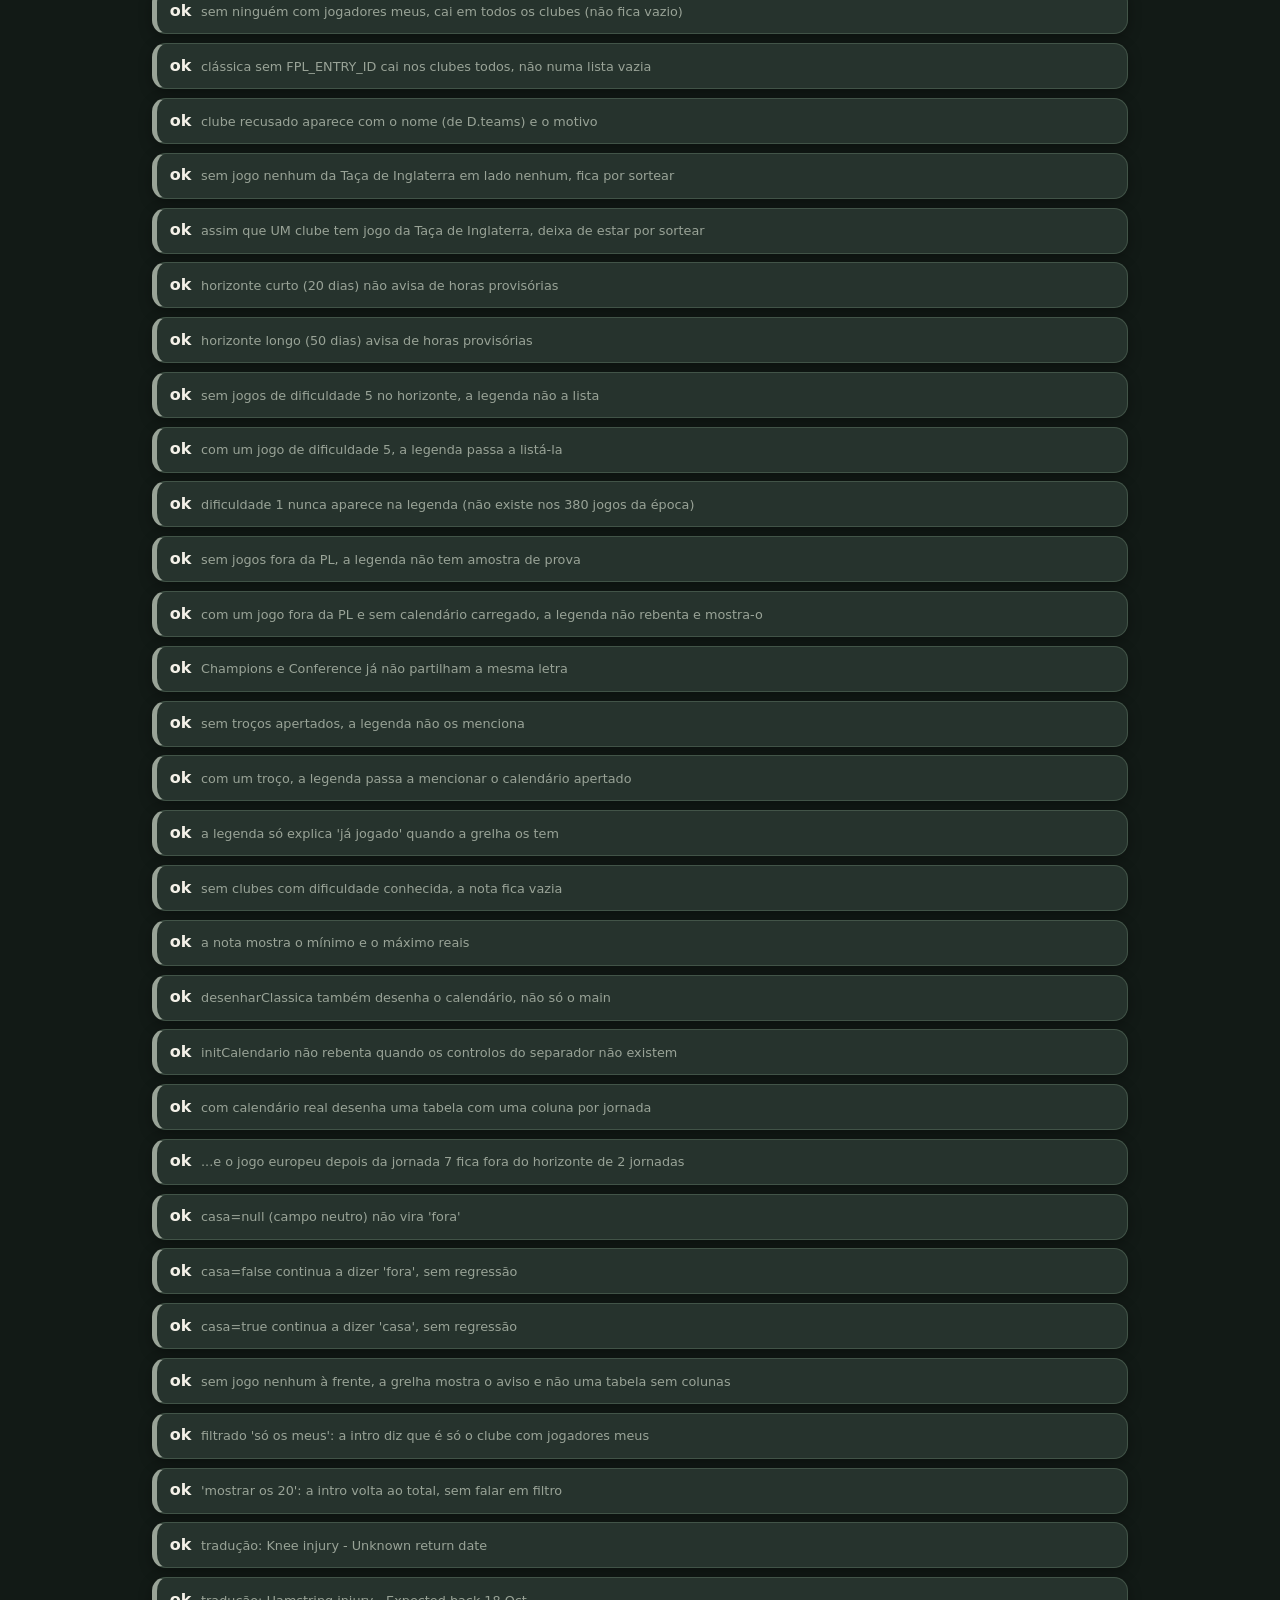
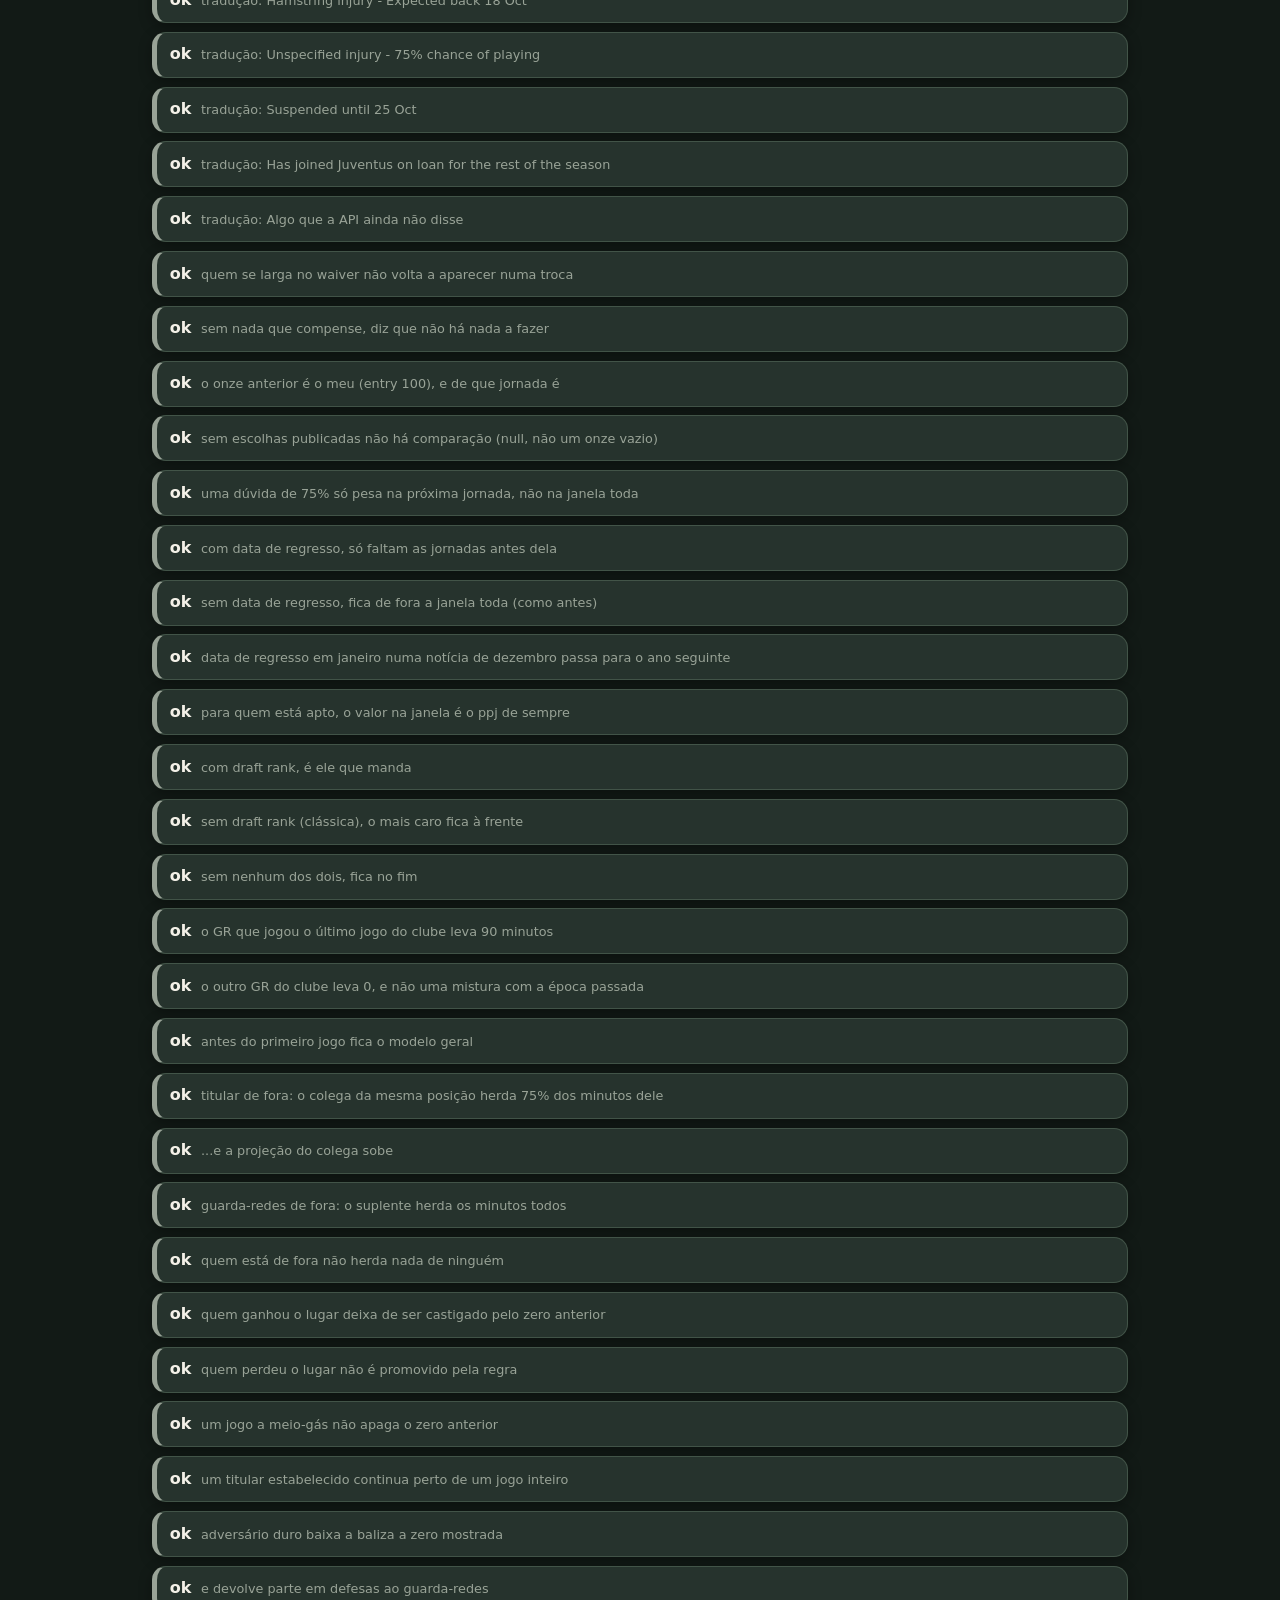
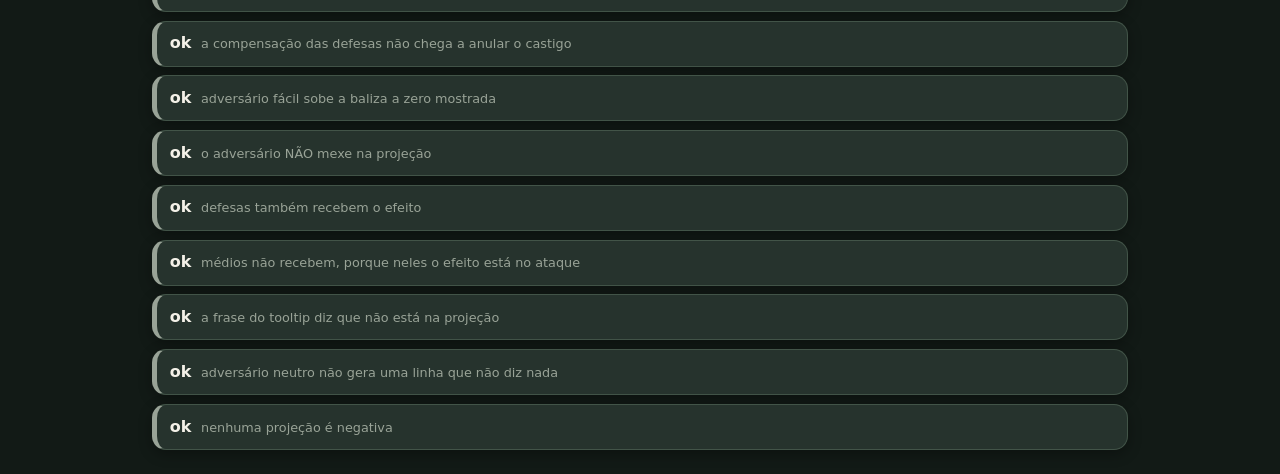
<file: site/testes.html>
<!DOCTYPE html>
<html lang="pt-PT">
<head>
<meta charset="utf-8">
<meta name="viewport" content="width=device-width, initial-scale=1">
<title>Testes do modelo · FPL Draft</title>
<link rel="stylesheet" href="styles.css">
</head>
<body>
<header class="topo">
  <h1>Testes do modelo</h1>
  <p class="meta" id="resumo">A correr…</p>
</header>
<main>
  <ul class="riscos" id="resultados"></ul>
</main>

<script>window.__TESTES__ = true;</script>
<script src="app.js"></script>
<script>
/* Dados sintéticos: um plantel meu, um de outro gestor e alguns livres.
   Serve para verificar as regras do modelo sem depender da API. */
function jog(id, nome, tipo, equipa, dono, extras) {
  return Object.assign({
    id: id, web_name: nome, first_name: nome, second_name: nome,
    element_type: tipo, team: equipa, owner: dono, draft_rank: id,
    status: "a", news: "", news_added: null, chance_of_playing_next_round: null,
    total_points: 100, minutes: 2700, starts: 30,
    // Preço só existe no modo clássico, mas o planeador do wildcard precisa
    // dele: 5.0M para toda a gente cabe nos 100.0M com folga.
    now_cost: 50, selected_by_percent: "5.0",
  }, extras || {});
}

function historicoSintetico(jogadores) {
  const h = {};
  jogadores.forEach(function (p) {
    h[p.id] = {
      minutes: p.minutes, starts: p.starts, total_points: p.total_points,
      goals_scored: 5, assists: 5, clean_sheets: 8, saves: p.element_type === 1 ? 90 : 0,
      bonus: 10, penalties_saved: 0, yellow_cards: 3, red_cards: 0, own_goals: 0,
      expected_goals: "6.0", expected_assists: "4.0", expected_goals_conceded: "40.0",
      // 360 em 2700 min = 12 por 90, o valor típico de quem chega ao limiar.
      defensive_contribution: p.dc === undefined ? 360 : p.dc, penalties_missed: 0,
    };
  });
  return h;
}

const meus = [
  jog(1, "GR1", 1, 1, 100), jog(2, "GR2", 1, 2, 100),
  jog(3, "DEF1", 2, 1, 100), jog(4, "DEF2", 2, 2, 100), jog(5, "DEF3", 2, 3, 100),
  jog(6, "DEF4", 2, 4, 100), jog(7, "DEF5", 2, 5, 100),
  jog(8, "MED1", 3, 1, 100), jog(9, "MED2", 3, 2, 100), jog(10, "MED3", 3, 3, 100),
  jog(11, "MED4", 3, 4, 100), jog(12, "MED5", 3, 5, 100),
  jog(13, "AV1", 4, 1, 100), jog(14, "AV2", 4, 2, 100), jog(15, "AV3", 4, 3, 100),
];
const deles = [];
for (let i = 0; i < 15; i += 1) {
  deles.push(jog(100 + i, "O" + i, meus[i].element_type, (i % 5) + 1, 200));
}
const livres = [jog(300, "LivreMED", 3, 1, null), jog(301, "LivreDEF", 2, 2, null)];
const todos = meus.concat(deles, livres);

D = {
  league_id: 1,
  generated_at: new Date().toISOString(),
  game: { current_event: null },
  next_event: { id: 1, name: "Gameweek 1", deadline_time: new Date(Date.now() + 36e5).toISOString() },
  entries: [
    { id: 1, entry_id: 100, entry_name: "Buendia Porro", manager: "Bruno Gentil", waiver_pick: 4 },
    { id: 2, entry_id: 200, entry_name: "Rival", manager: "Outro Gestor", waiver_pick: 1 },
  ],
  standings: [], teams: {}, players: todos, fixtures: {}, jornadas: {},
  historico: historicoSintetico(todos), preepoca: {}, transferencias: {}, bolaparada: {},
  ffs: { feed: [], artigo: null, jogadores: {} },
  mercado: { noticias: [], transacoes: [], transferencias_feitas: [] }, conferencias: { clubes: [] },
  regras: {
    scoring: {
      long_play: 2, goals_scored_GKP: 10, goals_scored_DEF: 6, goals_scored_MID: 5,
      goals_scored_FWD: 4, assists: 3, clean_sheets_GKP: 4, clean_sheets_DEF: 4,
      clean_sheets_MID: 1, clean_sheets_FWD: 0, goals_conceded_GKP: -1,
      goals_conceded_DEF: -1, concede_limit: 2, saves: 1, saves_limit: 3,
      penalties_saved: 5, yellow_cards: -1, red_cards: -3, own_goals: -2,
      penalties_missed: -2,
      defensive_contribution_GKP: 0, defensive_contribution_DEF: 2,
      defensive_contribution_MID: 2, defensive_contribution_FWD: 2,
      defensive_contribution_limit_GKP: 0, defensive_contribution_limit_DEF: 10,
      defensive_contribution_limit_MID: 12, defensive_contribution_limit_FWD: 12,
    },
    squad: {
      play: 11, min_play_GKP: 1, max_play_GKP: 1, min_play_DEF: 3, max_play_DEF: 5,
      min_play_MID: 2, max_play_MID: 5, min_play_FWD: 1, max_play_FWD: 3,
    },
  },
};
for (let i = 1; i <= 5; i += 1) D.teams[i] = { name: "Clube " + i, short_name: "C" + i };
jogadoresPorId = Object.fromEntries(todos.map(function (p) { return [p.id, p]; }));
construirPriors();

const falhas = [];
function verificar(nome, condicao, detalhe) {
  const ok = !!condicao;
  if (!ok) falhas.push(nome);
  document.getElementById("resultados").insertAdjacentHTML("beforeend",
    '<li class="risco ' + (ok ? "" : "bad") + '"><div class="linha">' +
      '<span class="nome">' + (ok ? "ok" : "FALHA") + "</span>" +
      '<span class="clube">' + nome + "</span></div>" +
      (ok || detalhe === undefined ? "" : '<ul class="motivos"><li>' + detalhe + "</li></ul>") +
    "</li>");
}

/* --- Onze inicial --- */
const meusX = comProjecao(meus);
const xi = melhorXI(meusX);
const conta = { 1: 0, 2: 0, 3: 0, 4: 0 };
xi.forEach(function (x) { conta[x.p.element_type] += 1; });
verificar("o onze tem 11 jogadores", xi.length === 11, "tem " + xi.length);
verificar("1 guarda-redes exatamente", conta[1] === 1, conta[1]);
verificar("defesas entre 3 e 5", conta[2] >= 3 && conta[2] <= 5, conta[2]);
verificar("médios entre 2 e 5", conta[3] >= 2 && conta[3] <= 5, conta[3]);
verificar("avançados entre 1 e 3", conta[4] >= 1 && conta[4] <= 3, conta[4]);
verificar("limites lidos das regras da liga", limitesXI()[2][1] === 5);

/* --- Ausências --- */
const lesionado = D.players.find(function (p) { return p.web_name === "MED1"; });
const antesLesao = projecao(lesionado).ppj;
lesionado.status = "i";
verificar("lesionado projeta zero", projecao(lesionado).ppj === 0);
verificar("mas recuperado mantém valor", ppjSaudavel(lesionado) > 0.5);
lesionado.status = "a";

D.ffs.jogadores[lesionado.id] = { estado: "fora", frase: "out", clube: "Clube 1" };
verificar("Scout a dar como fora também zera", projecao(lesionado).ppj === 0);
verificar("ppjSaudavel ignora a ausência do Scout", ppjSaudavel(lesionado) > 0.5);
delete D.ffs.jogadores[lesionado.id];
verificar("sem ausência volta ao valor original",
  Math.abs(projecao(lesionado).ppj - antesLesao) < 0.001);

/* --- Pontuação da liga --- */
const gr = D.players.find(function (p) { return p.web_name === "GR1"; });
verificar("golo de guarda-redes vale 10", regraPos("goals_scored", 1, 0) === 10);
verificar("golos sofridos castigam defesas",
  castigoGolosSofridos(2, 1.3) < -0.3 && castigoGolosSofridos(2, 1.3) > -0.6,
  castigoGolosSofridos(2, 1.3));
verificar("avançados não são castigados por golos sofridos",
  castigoGolosSofridos(4, 1.3) === 0);
verificar("guarda-redes ganha pontos com defesas",
  componentesPP90(gr, historicoDe(gr)).defesas > 0);

/* --- Bola parada --- */
const veterano = D.players.find(function (p) { return p.web_name === "MED2"; });
const estreante = D.players.find(function (p) { return p.web_name === "MED3"; });
estreante.minutes = 0;
D.historico[estreante.id].minutes = 0;
D.bolaparada[veterano.id] = { pen: 1, confianca: "alta" };
D.bolaparada[estreante.id] = { pen: 1, confianca: "alta" };
const extraVeterano = pontosBolaParada(veterano, historicoDe(veterano));
const extraEstreante = pontosBolaParada(estreante, historicoDe(estreante));
verificar("cargo de penáltis acrescenta pontos", extraVeterano > 0);
verificar("acréscimo é maior para quem não tem historial",
  extraEstreante > extraVeterano * 2, extraEstreante.toFixed(2) + " vs " + extraVeterano.toFixed(2));
D.bolaparada[veterano.id].confianca = "media";
verificar("confiança média vale metade",
  Math.abs(pontosBolaParada(veterano, historicoDe(veterano)) - extraVeterano / 2) < 0.001);

/* --- Trocas --- */
const delesX = comProjecao(deles);
const antes = valorXI(meusX);
const trocaIgual = valorXI(meusX.filter(function (x) { return x.p.id !== 8; })
  .concat(delesX.filter(function (x) { return x.p.id === 107; })));
verificar("trocar médio por médio mantém o onze legal",
  melhorXI(meusX.filter(function (x) { return x.p.id !== 8; })
    .concat(delesX.filter(function (x) { return x.p.id === 107; }))).length === 11);
verificar("valorXI devolve um número positivo", antes > 0 && trocaIgual > 0);

const sugestoes = sugestoesTrocas(meusX, D.entries[0]);
verificar("sugestões de troca são todas da mesma posição",
  sugestoes.every(function (t) { return t.meu.p.element_type === t.deles.p.element_type; }),
  sugestoes.length + " sugestões");

/* --- Janela do calendário --- */
D.fixtures["1"] = [];   // Clube 1: calendário fácil
D.fixtures["2"] = [];   // Clube 2: calendário difícil
for (let ev = 1; ev <= 10; ev += 1) {
  D.fixtures["1"].push({ event: ev, opponent: 3, is_home: true, difficulty: ev <= 3 ? 1 : 3 });
  D.fixtures["2"].push({ event: ev, opponent: 3, is_home: false, difficulty: ev <= 3 ? 5 : 3 });
}
const facil = D.players.find(function (p) { return p.web_name === "MED4"; });
const dificil = D.players.find(function (p) { return p.web_name === "MED5"; });
facil.team = 1; dificil.team = 2;

function amplitude(n) {
  definirJanela(n);
  return projecao(facil).calFator - projecao(dificil).calFator;
}
const amp3 = amplitude(3);
const amp8 = amplitude(8);
verificar("janela maior dilui a diferença entre calendários", amp8 < amp3,
  "3 jornadas: " + amp3.toFixed(3) + " · 8 jornadas: " + amp8.toFixed(3));

definirJanela(5);
const prFacil = projecao(facil);
verificar("fator do calendário fica perto de 1",
  prFacil.calFator > 0.85 && prFacil.calFator < 1.15, prFacil.calFator.toFixed(3));
verificar("a janela lê o valor guardado", janelaAtual() === 5);
verificar("calendário fácil vale mais do que a taxa base", prFacil.ppjCal > prFacil.ppj);
verificar("calendário difícil vale menos", projecao(dificil).ppjCal < projecao(dificil).ppj);

const ppjAntes = projecao(facil).ppj;
definirJanela(8);
verificar("mudar a janela não mexe nos pts/jornada, só no ajuste",
  Math.abs(projecao(facil).ppj - ppjAntes) < 1e-9);
definirJanela(5);

const semJogos = D.players.find(function (p) { return p.web_name === "AV1"; });
semJogos.team = 99;
const prSem = projecao(semJogos);
verificar("sem calendário, o ajuste é neutro", Math.abs(prSem.ppjCal - prSem.ppj) < 1e-9);
verificar("decaimento faz a próxima jornada pesar mais",
  fatorCalendario([{ event: 5, difficulty: 1 }, { event: 6, difficulty: 5 }], 5) >
  fatorCalendario([{ event: 5, difficulty: 5 }, { event: 6, difficulty: 1 }], 5));
verificar("jogos sem jornada não colapsam numa só",
  Math.abs(fatorCalendario([{ difficulty: 3 }, { difficulty: 3 }], 2) - 1) < 1e-9);

/* --- Projeção nunca negativa --- */
/* --- Contribuição defensiva: um limiar por jogo, não um total --- */
verificar("Poisson: P(X>=0) é 1", Math.abs(probPoissonAtinge(3, 0) - 1) < 1e-9);
verificar("Poisson: media muito abaixo do limiar dá quase zero",
  probPoissonAtinge(2, 12) < 0.001);
verificar("Poisson: media muito acima do limiar dá quase um",
  probPoissonAtinge(30, 10) > 0.99);
verificar("Poisson é monótona na média",
  probPoissonAtinge(8, 10) < probPoissonAtinge(12, 10));

verificar("guarda-redes não recebem contribuição defensiva",
  pontosContribuicaoDefensiva(1, 20) === 0);
verificar("defesa acima do limiar recebe quase os 2 pontos",
  pontosContribuicaoDefensiva(2, 18) > 1.8);
verificar("médio tem limiar mais alto do que o defesa",
  pontosContribuicaoDefensiva(3, 11) < pontosContribuicaoDefensiva(2, 11));
verificar("sem ações defensivas não há pontos",
  pontosContribuicaoDefensiva(2, 0) === 0);

(function () {
  const def = D.players.find(function (x) { return x.element_type === 2; });
  const h = historicoDe(def);
  const com = componentesPP90(def, h);
  const sem = componentesPP90(def, Object.assign({}, h, { defensive_contribution: 0 }));
  verificar("a contribuição defensiva entra no total dos pts/90",
    com.total > sem.total + 0.2, "com " + com.total.toFixed(2) + " vs sem " + sem.total.toFixed(2));
  verificar("e aparece na decomposição do tooltip",
    decomporPP90(com, 0).indexOf("contribuição defensiva") >= 0);
})();

/* --- Estatísticas desta época a entrar no modelo --- */
(function () {
  const base = D.players.find(function (x) { return x.element_type === 3; });
  const semJogos = Object.assign({}, base, { minutes: 0 });
  verificar("sem minutos nesta época, o histórico fica intacto",
    historicoCombinado(semJogos, historicoDe(base)) === historicoDe(base));

  const h = historicoDe(base);
  const comJogos = Object.assign({}, base, {
    minutes: 900, total_points: 50, expected_goals: "5.0", expected_assists: "2.0",
    expected_goals_conceded: "10.0", bonus: 5, saves: 0, penalties_saved: 0,
    yellow_cards: 1, red_cards: 0, penalties_missed: 0, own_goals: 0,
    defensive_contribution: 60,
  });
  const comb = historicoCombinado(comJogos, h);
  verificar("os minutos combinados são os desta época mais o prior",
    comb.minutes === 900 + MIN_PRIOR);
  verificar("com 900 min desta época, ela pesa metade",
    Math.abs(900 / (900 + MIN_PRIOR) - 0.5) < 1e-9);

  // Dois gémeos com os mesmos pontos, um com xG alto e outro sem: o xG decide.
  const comum = { minutes: 450, total_points: 20, bonus: 2, saves: 0,
    penalties_saved: 0, yellow_cards: 0, red_cards: 0, penalties_missed: 0,
    own_goals: 0, defensive_contribution: 30, expected_goals_conceded: "5.0",
    expected_assists: "1.0" };
  const comXG = historicoCombinado(Object.assign({}, base, comum,
    { expected_goals: "5.0" }), h);
  const semXG = historicoCombinado(Object.assign({}, base, comum,
    { expected_goals: "0.0" }), h);
  verificar("com os mesmos pontos, quem tem mais xG projeta mais",
    componentesPP90(base, comXG).total > componentesPP90(base, semXG).total);
})();

/* --- Transferência confirmada sem valor não dá piso de minutos --- */
(function () {
  const alvo = D.players.find(function (x) { return x.element_type === 4; });
  const guardado = D.transferencias;
  const semJogos = { minutes: 0 };
  D.transferencias = { [alvo.id]: { valor: 0, confirmada: true, moeda: "" } };
  const sem = projecao(Object.assign({}, alvo, semJogos));
  D.transferencias = { [alvo.id]: { valor: 60, confirmada: true, moeda: "£" } };
  const caro = projecao(Object.assign({}, alvo, semJogos));
  D.transferencias = guardado;
  verificar("confirmação sem valor não levanta os minutos esperados",
    sem.bump === null, "bump=" + sem.bump);
  verificar("transferência cara continua a levantar",
    caro.xmin >= 75, "xmin=" + caro.xmin.toFixed(1));
})();

/* --- Transferências: pesquisa e ordenação --- */
verificar("acentos não contam na pesquisa", semAcentos("Sánchez") === "sanchez");
verificar("letras que o NFD não decompõe também",
  semAcentos("Nørgaard") === "norgaard" && semAcentos("Đurić") === "duric");
verificar("texto vazio não rebenta", semAcentos(null) === "");

(function () {
  const guardado = D.mercado.transferencias_feitas;
  D.mercado.transferencias_feitas = [
    { jogador: D.players[0].id, titulo: "B sign X", link: "#", data: "2026-08-10T00:00:00Z",
      saiu: false, valor: 0, moeda: "", oficial: true },
    { jogador: D.players[1].id, titulo: "A sign Y", link: "#", data: "2026-08-20T00:00:00Z",
      saiu: false, valor: 40, moeda: "£", oficial: false },
  ];
  const todas = transferenciasFiltradas();
  verificar("mostra as transferências todas por omissão", todas.length === 2);
  D.mercado.transferencias_feitas = guardado;
})();

/* --- Wildcard: o ganho conta-se no onze, não na soma das trocas --- */
(function () {
  if (typeof analiseWildcard !== "function") return;
  const guardado = D.classica;
  // Sem equipa clássica não há análise nenhuma, e não pode rebentar.
  D.classica = undefined;
  verificar("sem equipa clássica, o wildcard não é analisado",
    analiseWildcard([]) === null);
  D.classica = guardado;
})();

/* --- A jornada equipa a equipa: só o onze, e só quem já jogou --- */
(function () {
  const guardadoJ = D.jornadas, guardadoP = D.picks_jornada;
  verificar("sem escolhas da jornada não há tabela", estadoDaJornada() === null);

  const meus = D.players.filter(function (p) { return p.owner === 100; }).slice(0, 15);
  if (meus.length < 12) { D.jornadas = guardadoJ; D.picks_jornada = guardadoP; return; }
  const xi = meus.slice(0, 11).map(function (p) { return p.id; });
  const banco = meus.slice(11).map(function (p) { return p.id; });
  const clubeQueJogou = meus[0].team;
  // Toda a gente do clube 1 já jogou; o resto ainda não.
  D.jornadas = { 3: { finalizada: false, equipas: [clubeQueJogou],
    stats: Object.fromEntries(meus.map(function (p) { return [String(p.id), [90, 7]]; })) } };
  D.picks_jornada = { evento: 3, equipas: { 100: { xi: xi, banco: banco } } };

  const e = estadoDaJornada();
  const linha = e.linhas.find(function (l) { return l.entrada.entry_id === 100; });
  const doClube = meus.slice(0, 11).filter(function (p) { return p.team === clubeQueJogou; });
  verificar("conta os pontos de quem já jogou",
    linha.feitos === doClube.length * 7, "feitos=" + linha.feitos);
  verificar("nenhum jogador do banco aparece por jogar",
    !linha.faltam.some(function (x) { return banco.indexOf(x.p.id) >= 0; }));
  verificar("o onze são no máximo 11 jogadores",
    linha.faltam.length <= 11);
  verificar("quem ainda não jogou aparece por jogar",
    linha.faltam.length === 11 - doClube.length);
  verificar("a previsão soma o que falta ao que já foi",
    Math.abs(linha.previsao - (linha.feitos + linha.porVir)) < 1e-9);
  verificar("as equipas vêm ordenadas pela previsão",
    e.linhas.every(function (l, i) { return i === 0 || e.linhas[i - 1].previsao >= l.previsao; }));

  D.jornadas = guardadoJ; D.picks_jornada = guardadoP;
})();

/* --- A justificação de quem sai tem de bater certo com os números --- */
(function () {
  const faz = (pp90, xmin) => ({ p: { status: "a", web_name: "X" },
    pr: { pp90: pp90, xmin: xmin, ffs: null, naoUsado: false, ultimos: [], pe: null,
          jogosObs: 5 } });
  // O caso real: o Ødegaard rendia MAIS por 90 e a frase dizia "abaixo da
  // alternativa" com os números ao lado a dizer o contrário.
  const texto = porqueSai(faz(4.9, 64), faz(4.4, 80));
  verificar("não afirma que rende menos quando rende mais",
    texto.indexOf("abaixo da alternativa") < 0, texto);
  verificar("diz que o motivo são os minutos",
    /min/.test(texto) && texto.indexOf("64") >= 0 && texto.indexOf("80") >= 0, texto);
  const igual = porqueSai(faz(4.5, 60), faz(4.6, 85));
  verificar("com rendimento igual, aponta os minutos",
    igual.indexOf("mesmo por 90") >= 0, igual);
  const pior = porqueSai(faz(3.0, 80), faz(5.0, 80));
  verificar("quando rende mesmo menos, di-lo com os dois números",
    pior.indexOf("3.0") >= 0 && pior.indexOf("5.0") >= 0, pior);
  verificar("sem alternativa não inventa comparação",
    porqueSai(faz(4.9, 64)).indexOf("alternativa") < 0);
})();

/* --- Trocas de N por N --- */
verificar("combinações de 1 são a própria lista",
  combinacoes([1, 2, 3], 1).length === 3);
verificar("combinações de 2 em 4 são 6", combinacoes([1, 2, 3, 4], 2).length === 6);
verificar("combinações de 3 em 15 são 455",
  combinacoes([...Array(15).keys()], 3).length === 455);
verificar("não repete elementos dentro de uma combinação",
  combinacoes([1, 2, 3, 4], 3).every((g) => new Set(g).size === 3));

verificar("a assinatura de posições ignora a ordem",
  assinaturaPosicoes([{ p: { element_type: 3 } }, { p: { element_type: 2 } }]) ===
  assinaturaPosicoes([{ p: { element_type: 2 } }, { p: { element_type: 3 } }]));
verificar("posições diferentes dão assinaturas diferentes",
  assinaturaPosicoes([{ p: { element_type: 3 } }, { p: { element_type: 3 } }]) !==
  assinaturaPosicoes([{ p: { element_type: 2 } }, { p: { element_type: 3 } }]));

(function () {
  const eu = D.entries[0];
  const meusX = comProjecao(D.players.filter((p) => p.owner === eu.entry_id));
  const trocas = sugestoesTrocas(meusX, eu);
  verificar("nenhuma troca passa de " + MAX_TROCA + " jogadores",
    trocas.every((t) => t.n <= MAX_TROCA && t.saem.length === t.n && t.entram.length === t.n));
  verificar("dão-se e recebem-se sempre as mesmas posições",
    trocas.every((t) => assinaturaPosicoes(t.saem) === assinaturaPosicoes(t.entram)));
  verificar("o plantel continua com 15 jogadores depois da troca",
    trocas.every((t) => meusX.length - t.saem.length + t.entram.length === meusX.length));
  verificar("nenhuma troca proposta é má para mim",
    trocas.every((t) => t.ganhoMeu >= GANHO_MIN_TROCA));
  verificar("o adoçante entrega valor a sério, não centésimas",
    trocas.filter((t) => t.tipo === "adocante")
      .every((t) => t.entregue >= ADOCANTE_MIN), "algum adoçante abaixo do mínimo");
  verificar("nenhum jogador aparece em duas propostas",
    (() => {
      const vistos = new Set();
      return trocas.every((t) => t.saem.concat(t.entram).every((x) => {
        if (vistos.has(x.p.id)) return false;
        vistos.add(x.p.id);
        return true;
      }));
    })());
})();

/* --- Planear o wildcard: plantel construído à volta de escolhas --- */
(function () {
  if (typeof melhorPlantelPossivel !== "function") return;
  const guardado = D.regras.squad;
  D.regras.squad = Object.assign({}, guardado, { total_spend: 1000, team_limit: 3 });
  const comPreco = D.players.filter(function (p) { return p.now_cost; });
  if (comPreco.length < 20) { D.regras.squad = guardado; return; }

  const gr = D.players.filter(function (p) { return p.element_type === 1 && p.now_cost; });
  if (gr.length >= 3) {
    const tresGR = comProjecao(gr.slice(0, 3));
    const r = melhorPlantelPossivel(tresGR);
    verificar("três guarda-redes fixos são recusados com explicação",
      r && r.erro && r.erro.indexOf("GR") >= 0, r && r.erro);
  }

  const doClube = D.players.filter(function (p) {
    return p.team === D.players[0].team && p.now_cost; });
  if (doClube.length >= 4) {
    const r = melhorPlantelPossivel(comProjecao(doClube.slice(0, 4)));
    verificar("quatro do mesmo clube são recusados",
      r && r.erro && r.erro.indexOf("clube") >= 0 || (r && r.erro), r && r.erro);
  }

  const um = comProjecao([comPreco[0]]);
  const r = melhorPlantelPossivel(um);
  if (r && !r.erro) {
    verificar("o jogador fixo entra mesmo no plantel",
      r.escolhidos.some(function (x) { return x.p.id === um[0].p.id; }));
    verificar("o plantel continua a ter 15 jogadores", r.escolhidos.length === 15);
    verificar("e as posições certas", [1, 2, 3, 4].every(function (pos) {
      return r.escolhidos.filter(function (x) { return x.p.element_type === pos; }).length
        === NO_PLANTEL[pos];
    }));
    verificar("e não passa do orçamento", r.custo <= 100.0 + 1e-9);
  }
  D.regras.squad = guardado;
})();

/* --- Quem saiu da liga não pontua nem aparece --- */
(function () {
  const alvo = D.players.find(function (x) { return x.owner == null && x.status === "a"; });
  if (!alvo) return;
  const guardado = D.saiu_da_liga;
  D.saiu_da_liga = {};
  const antes = projecao(alvo).ppj;
  verificar("antes de sair, projeta alguma coisa", antes > 0);

  // O caso real: a FPL demora a mudar o status, e o jogador continuava a
  // aparecer nas sugestões — com piso de minutos, se a transferência foi cara.
  D.saiu_da_liga = { [alvo.id]: "Ollie Watkins" };
  verificar("quem saiu é dado como indisponível", indisponivel(alvo));
  verificar("com o status ainda “a”", alvo.status === "a");
  verificar("e a projeção vai a zero", projecao(alvo).ppj === 0);
  verificar("o estado mostra que saiu", estadoDe(alvo).rotulo === "Saiu da liga");
  verificar("não aparece entre os livres",
    !comProjecao(D.players.filter(function (x) {
      return x.owner == null && !indisponivel(x); }))
      .some(function (x) { return x.p.id === alvo.id; }));
  D.saiu_da_liga = guardado;
})();

/* --- Fase 1a: jornadas duplas e em branco no calendário --- */
(function () {
  const jogo = (ev, dif) => ({ event: ev, difficulty: dif, opponent: 2, is_home: true });
  const neutro = [jogo(5, 3), jogo(6, 3), jogo(7, 3)];
  verificar("uma jornada normal por semana dá fator neutro",
    Math.abs(fatorCalendario(neutro, 3) - 1) < 1e-9, fatorCalendario(neutro, 3));

  // O caso que a versão antiga não apanhava: dois jogos na MESMA jornada.
  const comDupla = [jogo(5, 3), jogo(5, 3), jogo(6, 3), jogo(7, 3)];
  const fDupla = fatorCalendario(comDupla, 3);
  verificar("uma jornada dupla levanta o fator", fDupla > 1.2, fDupla.toFixed(3));
  verificar("e vale quase o dobro nessa jornada", fDupla > 1.35 && fDupla < 1.5,
    fDupla.toFixed(3));

  // Jornada em branco: a 6 não existe.
  const comBranca = [jogo(5, 3), jogo(7, 3)];
  const fBranca = fatorCalendario(comBranca, 3);
  verificar("uma jornada em branco baixa o fator", fBranca < 0.85, fBranca.toFixed(3));
  // Com a janela ancorada na jornada 5, ficar em branco logo na 5 é pior do
  // que ficar em branco na 7 — e antes isto era invisível, porque a janela
  // começava no primeiro jogo do jogador.
  verificar("ficar em branco já na próxima jornada é o pior caso",
    fatorCalendario([jogo(6, 3), jogo(7, 3)], 3, 5) <
    fatorCalendario([jogo(5, 3), jogo(6, 3)], 3, 5));
  verificar("e a janela ancorada não deixa passar quem não joga já",
    jogosNaJanela([jogo(9, 3)], 3, 5).length === 0);

  verificar("a dificuldade continua a contar",
    fatorCalendario([jogo(5, 1), jogo(6, 1), jogo(7, 1)], 3) >
    fatorCalendario([jogo(5, 5), jogo(6, 5), jogo(7, 5)], 3));
  verificar("sem jogos, o fator é neutro", fatorCalendario([], 5) === 1);

  // A janela conta jornadas, não jogos: com uma dupla, 3 jornadas são 4 jogos.
  verificar("a janela conta jornadas e não jogos",
    jogosNaJanela(comDupla, 3).length === 4);
  verificar("e corta o que fica para lá dela",
    jogosNaJanela([jogo(5, 3), jogo(9, 3)], 3).length === 1);
})();

/* --- Fase 1b: suspensão por acumulação de amarelos --- */
(function () {
  const base = { yellow_cards: 0, minutes: 900 };
  verificar("sem amarelos não há risco", riscoSuspensao(base, 80) === 0);
  verificar("longe do castigo não há risco",
    riscoSuspensao({ yellow_cards: 2, minutes: 900 }, 80) === 0);
  const aUm = riscoSuspensao({ yellow_cards: 4, minutes: 900 }, 80);
  verificar("a um cartão do castigo há risco", aUm > 0, aUm.toFixed(3));
  verificar("e é a taxa de cartões aplicada aos minutos",
    Math.abs(aUm - (4 / 900) * 80) < 1e-9);
  verificar("o segundo patamar também conta (9 amarelos)",
    riscoSuspensao({ yellow_cards: 9, minutes: 900 }, 80) > 0);
  verificar("logo a seguir ao castigo o risco volta a zero",
    riscoSuspensao({ yellow_cards: 5, minutes: 900 }, 80) === 0);
  verificar("com poucos minutos não se extrapola sem teto",
    riscoSuspensao({ yellow_cards: 4, minutes: 100 }, 80) <= 0.5);
  verificar("quem ainda não jogou 90 minutos não é avaliado",
    riscoSuspensao({ yellow_cards: 4, minutes: 60 }, 80) === 0);

  // Não-regressão: ninguém no plantel real está a um cartão, portanto nada mexe.
  const emRisco = D.players.filter(function (p) {
    return riscoSuspensao(p, 80) > 0; });
  verificar("o risco só se aplica a quem está mesmo a um cartão",
    emRisco.every(function (p) { return (p.yellow_cards % 5) === 4; }));
})();

/* --- Fase 2: o peso entre esperado e realizado --- */
verificar("o peso do modelo esperado está no ótimo medido",
  PESO_ESPERADO === 0.7, "PESO_ESPERADO=" + PESO_ESPERADO);
(function () {
  // Com o peso a favor do esperado, dois jogadores com os mesmos pontos mas
  // xG diferente têm de se separar mais do que se separavam a 50/50.
  const base = D.players.find(function (x) { return x.element_type === 4; });
  const h = historicoDe(base);
  const bom = Object.assign({}, h, { expected_goals: "12.0" });
  const mau = Object.assign({}, h, { expected_goals: "1.0" });
  const separa = taxaBase(base, bom) - taxaBase(base, mau);
  const c = componentesPP90(base, bom).total - componentesPP90(base, mau).total;
  verificar("a diferença de xG passa quase toda para a taxa",
    Math.abs(separa - PESO_ESPERADO * c) < 1e-6, separa.toFixed(3));
  verificar("e o realizado ainda pesa alguma coisa", PESO_ESPERADO < 1);
})();

/* --- Plantel público atrasado em relação à jornada seguinte --- */
(function () {
  if (typeof plantelDesatualizado !== "function") return;
  const guardado = D.next_event;
  D.next_event = { id: 3, deadline_time: "2026-09-04T17:30:00Z" };
  verificar("escolhas da jornada anterior contam como atrasadas",
    plantelDesatualizado({ jornada_picks: 2 }));
  verificar("escolhas da própria jornada seguinte não",
    !plantelDesatualizado({ jornada_picks: 3 }));
  verificar("sem equipa não há aviso", !plantelDesatualizado(null));
  verificar("sem jornada das escolhas não há aviso",
    !plantelDesatualizado({ jornada_picks: null }));
  D.next_event = undefined;
  verificar("sem jornada seguinte não há aviso",
    !plantelDesatualizado({ jornada_picks: 2 }));
  D.next_event = guardado;
})();

/* --- O plantel indicado à mão, que a API não publica antes do deadline --- */
(function () {
  if (typeof validarPlantel !== "function") return;
  const quinze = [1, 2, 3, 4, 5, 6, 7, 8, 9, 10, 11, 12, 13, 14, 15];
  const limite = D.regras.squad.team_limit;

  D.regras.squad.team_limit = 5; // os sintéticos têm 4 do mesmo clube
  verificar("2/5/5/3 completo é um plantel válido", validarPlantel(quinze).ok);
  verificar("plantel vazio não vale", !validarPlantel([]).ok);
  verificar("a meio diz o que falta, por posição",
    validarPlantel([1, 2, 3, 4, 5]).falta.join() === "2 DEF,5 MED,3 AV");
  verificar("posição a mais é erro, não falta",
    /GR/.test(validarPlantel(quinze.concat(101)).erro || ""));

  D.regras.squad.team_limit = 3;
  verificar("mais de 3 do mesmo clube é erro",
    /clube|CLU|\d+ do /.test(validarPlantel(quinze).erro || ""));
  D.regras.squad.team_limit = limite;

  // --- Substituição do plantel oficial ---
  const guardadoC = D.classica, guardadoM = D.modo, guardadoP = meuPlantel;
  D.modo = "classica";
  D.classica = { equipa: { id: 100, jornada_picks: 2, banco: 0.5, picks: [{ id: 101 }] } };

  meuPlantel = null;
  verificar("sem plantel meu, vale o que a FPL publica",
    minhaEquipaClassica().picks.length === 1 && !minhaEquipaClassica().manual);

  D.regras.squad.team_limit = 5;
  meuPlantel = { ids: [1, 2, 3, 4, 5], banco: 1.5, jornada: 3 };
  verificar("plantel incompleto não substitui o oficial",
    !minhaEquipaClassica().manual);

  meuPlantel = { ids: quinze, banco: 1.5, jornada: 3 };
  const eq = minhaEquipaClassica();
  verificar("plantel completo substitui o oficial", eq.manual && eq.picks.length === 15);
  verificar("o banco indicado sobrepõe-se ao da API", eq.banco === 1.5);
  verificar("o capitão da jornada passada não se arrasta", eq.capitao === null);

  // O dono é como o resto do site encontra os meus jogadores.
  aplicarPlantelManual();
  verificar("aplicar o plantel reescreve o dono",
    jogadoresPorId[1].owner === 100 && jogadoresPorId[101].owner === null);
  meuPlantel = null;
  aplicarPlantelManual();
  verificar("sem plantel meu, o dono volta ao da FPL",
    jogadoresPorId[101].owner === 100 && jogadoresPorId[1].owner === null);
  D.regras.squad.team_limit = limite;

  // --- Caduca sozinho quando a FPL publica a jornada ---
  try {
    localStorage.setItem("plantel:100", JSON.stringify({ ids: quinze, jornada: 3 }));
    verificar("o plantel guardado é lido enquanto a FPL não o alcança",
      (lerPlantelManual() || {}).jornada === 3);
    D.classica.equipa.jornada_picks = 3;
    verificar("quando a FPL publica essa jornada, o manual é descartado",
      lerPlantelManual() === null);
    verificar("e é apagado, não fica a ressuscitar",
      localStorage.getItem("plantel:100") === null);
  } catch (e) { /* modo privado: sem localStorage não há o que testar */ }

  D.classica = guardadoC;
  D.modo = guardadoM;
  meuPlantel = guardadoP;
  D.players.forEach(function (p) { p.owner = p.id <= 15 ? 100 : (p.id < 300 ? 200 : null); });
})();

/* --- Calendário: um separador extra não pode rebentar sem dados --- */
verificar("sem calendário, o separador não rebenta",
  typeof desenharCalendario === "function" && (C = null, desenharCalendario(), true));

/* --- Calendário: congestão --- */
(function () {
  if (typeof trocosApertados !== "function") return;
  const d = (s) => new Date("2026-10-" + s + "T15:00:00Z").getTime();

  // 3 jogos em 8 dias marca, e a janela é INCLUSIVA: o Arsenal joga a PL a
  // 24/10, a Carabao a 28/10 e a PL a 1/11 — exactamente 8 dias entre o
  // primeiro e o último, e é a semana em que isto vai ser olhado. Com um
  // `< 8` não havia barra nenhuma aí.
  verificar("3 jogos em exactamente 8 dias contam como apertado",
    trocosApertados([{ t: d("01") }, { t: d("05") }, { t: d("09") }]).length === 1);
  verificar("3 jogos em 12 dias não contam",
    trocosApertados([{ t: d("01") }, { t: d("07") }, { t: d("13") }]).length === 0);
  verificar("2 jogos nunca contam",
    trocosApertados([{ t: d("01") }, { t: d("03") }]).length === 0);

  // A barra não é booleana: 5 jogos em 8 dias não é o mesmo que 3.
  const denso = trocosApertados([{ t: d("01") }, { t: d("03") }, { t: d("05") },
                                 { t: d("07") }, { t: d("08") }]);
  verificar("a intensidade do troço é o número de jogos",
    denso.length === 1 && denso[0].jogos === 5, denso);

  // Um jogo que continua a sequência apertada mas começa depois de um troço
  // já fechado não pode ficar órfão. `[0,3,6,9]` dias é uma janela apertada
  // contínua (3,6,9 cabe nos mesmos 8 dias) e tem de sair como UM troço que
  // cobre os quatro jogos — não `[0,6]` com o dia 9 de fora.
  const cobre = (trocos, t) => trocos.some((tr) => tr.inicio <= t && t <= tr.fim);
  const seq4 = [d("01"), d("04"), d("07"), d("10")]; // 0, 3, 6, 9 dias
  const trocos4 = trocosApertados(seq4.map((t) => ({ t })));
  verificar("[0,3,6,9] dias: os quatro jogos ficam cobertos por algum troço",
    seq4.every((t) => cobre(trocos4, t)), trocos4);

  // O mesmo problema, um passo mais longo: cada índice sucessivo tem de
  // alargar o troço em vez de o fechar cedo demais. Cobertura completa,
  // um troço só.
  const seq6 = [d("01"), d("03"), d("05"), d("07"), d("09"), d("11")]; // 0,2,4,6,8,10 dias
  const trocos6 = trocosApertados(seq6.map((t) => ({ t })));
  verificar("[0,2,4,6,8,10] dias: os seis jogos ficam cobertos",
    seq6.every((t) => cobre(trocos6, t)), trocos6);
  verificar("...e saem como um só troço, de intensidade 5",
    trocos6.length === 1 && trocos6[0].jogos === 5, trocos6);

  // Dois grupos apertados mas bem separados no tempo não podem virar um
  // troço só a atravessar o vazio entre eles. Cada grupo repete o padrão
  // órfão de 4 jogos em 9 dias, para também confirmar que a cobertura
  // dentro de cada grupo continua completa quando há mais do que um.
  const doisGrupos = [d("01"), d("04"), d("07"), d("10"), d("21"), d("24"), d("27"), d("30")];
  const trocosDoisGrupos = trocosApertados(doisGrupos.map((t) => ({ t })));
  verificar("dois grupos separados dão dois troços, não um a atravessar o vazio",
    trocosDoisGrupos.length === 2, trocosDoisGrupos);
  verificar("...e nenhum dos oito jogos, nos dois grupos, fica de fora",
    doisGrupos.every((t) => cobre(trocosDoisGrupos, t)), trocosDoisGrupos);
})();

/* --- Calendário: a congestão via jogosParaApertado, achado da revisão final:
   quem ACABOU de sair de uma sequência apertada não pode aparecer tranquilo --- */
(function () {
  if (typeof jogosParaApertado !== "function" || typeof resumoClube !== "function" ||
    typeof jogosNoHorizonte !== "function") return;
  const agora = Date.now();
  const d = (n) => new Date(agora + n * 864e5).toISOString();

  // Medido na revisão: Chelsea (06/09 liga · 09/09 taça · 12/09 liga) e Hull
  // marcavam "Apertado" = 0 porque o primeiro jogo do troço já tinha
  // passado — jogosNoHorizonte (só futuro) ficava só com 1 jogo, longe dos
  // 3 mínimos de um troço.
  const clube = { jogos: [{ data: d(-4), comp: "PL" }, { data: d(-1), comp: "LC" },
                           { data: d(2), comp: "PL" }] };
  const ate = agora + 30 * 864e5;
  const soFuturo = jogosNoHorizonte(clube, ate);
  verificar("só o futuro: sobra 1 jogo dos 3, longe do mínimo de um troço",
    soFuturo.length === 1, soFuturo.length);
  verificar("por isso 'Apertado' marcava 0 — o bug que a revisão apanhou",
    resumoClube(1, soFuturo, {}).apertado === 0, resumoClube(1, soFuturo, {}));

  const alargado = jogosParaApertado(clube, ate);
  verificar("jogosParaApertado (8 dias atrás) traz os 3 jogos de volta",
    alargado.length === 3, alargado.length);
  verificar("com a janela alargada, o Chelsea e o Hull deixam de marcar 0",
    resumoClube(1, soFuturo, {}, alargado).apertado > 0,
    resumoClube(1, soFuturo, {}, alargado));
  verificar("a contagem de jogos futuros (coluna à parte) continua a ignorar o passado",
    resumoClube(1, soFuturo, {}, alargado).jogos === 1);

  // Um clube sem jogos nos 8 dias anteriores não muda de valor.
  const tranquilo = { jogos: [{ data: d(5), comp: "PL" }, { data: d(20), comp: "PL" }] };
  const tranquiloFuturo = jogosNoHorizonte(tranquilo, ate);
  const tranquiloAlargado = jogosParaApertado(tranquilo, ate);
  verificar("clube sem jogos recentes: a janela alargada não traz nada de novo",
    tranquiloAlargado.length === tranquiloFuturo.length,
    [tranquiloFuturo.length, tranquiloAlargado.length]);
  verificar("...e o apertado fica o mesmo com ou sem a janela alargada",
    resumoClube(1, tranquiloFuturo, {}).apertado ===
    resumoClube(1, tranquiloFuturo, {}, tranquiloAlargado).apertado);
})();

/* --- Calendário: uma coluna por jornada --- */
(function () {
  if (typeof jogosPorColuna !== "function" || typeof limitesJornadas !== "function") return;
  const guardadoC = C;
  const agora = Date.now();
  const d = (n) => new Date(agora + n * 864e5).toISOString();
  // Jornada 6 a decorrer (o Chelsea já jogou, o Arsenal ainda não), jornada 7
  // daqui a uma semana e a 8 depois de uma paragem de duas semanas. O Arsenal
  // tem um jogo europeu a meio da semana entre a 6 e a 7.
  C = { clubes: {
    "1": { nome: "Arsenal", curto: "ARS", jogos: [
      { data: d(1), comp: "PL", jornada: 6, dif: 3, adv: 2 },
      { data: d(4), comp: "UCL", jornada: null, dif: null, adv_nome: "Bayern" },
      { data: d(7), comp: "PL", jornada: 7, dif: 4, adv: 2 },
      { data: d(28), comp: "PL", jornada: 8, dif: 2, adv: 2 },
    ] },
    "2": { nome: "Chelsea", curto: "CHE", jogos: [
      { data: d(-1), comp: "PL", jornada: 6, dif: 3, adv: 1 },
      { data: d(-3), comp: "LC", jornada: null, dif: null, adv_nome: "Hull" },
      { data: d(8), comp: "PL", jornada: 7, dif: 3, adv: 1 },
    ] },
  }, competicoes: { PL: "Premier League", UCL: "Champions League", LC: "Taça da Liga" },
  recusados: {} };
  const lim = limitesJornadas();
  const cols = [6, 7, 8];
  const ars = jogosPorColuna(C.clubes["1"], cols, lim);
  const che = jogosPorColuna(C.clubes["2"], cols, lim);
  verificar("o jogo europeu de meio da semana vai para a jornada seguinte, ao lado do da liga",
    ars[7].length === 2 && ars[7][0].comp === "UCL" && ars[7][1].comp === "PL", ars[7]);
  verificar("um jogo da liga já jogado fica na jornada a decorrer, marcado como passado",
    che[6].length === 1 && che[6][0].passado === true, che[6]);
  verificar("um jogo de taça já jogado não aparece em coluna nenhuma",
    cols.every((n) => che[n].every((j) => j.comp !== "LC")), che);
  verificar("um clube sem jogo numa jornada fica com a coluna vazia, não com a de outro",
    che[8].length === 0, che[8]);
  verificar("a paragem de 2 semanas aparece antes da jornada 8",
    pausaAntes(8, lim) !== null, pausaAntes(8, lim));
  verificar("uma semana normal entre jornadas não é paragem",
    pausaAntes(7, lim) === null, pausaAntes(7, lim));
  const p = pausaAntes(8, lim);
  // Os extremos são os dias SEM jogo, não os dos jogos que rodeiam a pausa —
  // uma versão antiga dizia "sem jogos entre 20/09 e 10/10" com 8 jogos a 20/09.
  verificar("a paragem começa no dia a seguir ao último jogo, não no dia dele",
    p && p.inicio === (Math.floor(lim[7].fim / 864e5) + 1) * 864e5, [p, lim[7]]);
  verificar("...e acaba no dia antes do jogo seguinte, não no dia dele",
    p && p.fim === (Math.floor(lim[8].inicio / 864e5) - 1) * 864e5, [p, lim[8]]);
  C = guardadoC;
})();

/* --- Calendário: um jogo adiado não arrasta a fronteira da jornada --- */
(function () {
  if (typeof limitesJornadas !== "function") return;
  const guardadoC = C;
  const base = Date.parse("2026-11-07T15:00:00Z");
  const d = (n) => new Date(base + n * 864e5).toISOString();
  const jogos = [];
  for (let i = 0; i < 9; i += 1) jogos.push({ data: d(i % 2), comp: "PL", jornada: 11 });
  jogos.push({ data: d(40), comp: "PL", jornada: 11 }); // adiado para dezembro
  C = { clubes: { "1": { nome: "A", jogos: jogos } }, competicoes: {}, recusados: {} };
  const lim = limitesJornadas();
  verificar("um jogo adiado 40 dias não estica o fim da jornada",
    lim[11].fim < base + 2 * 864e5, lim[11]);
  C = guardadoC;
})();

/* --- Calendário: horizonte de um clube, por data e não pelo "jogado" do retrato --- */
(function () {
  if (typeof jogosNoHorizonte !== "function") return;
  const agora = Date.now();
  const maisTarde = new Date(agora + 6 * 864e5).toISOString();
  const maisCedo = new Date(agora + 2 * 864e5).toISOString();
  const clube = { jogos: [
    { data: maisTarde, jogado: false, comp: "PL", dif: 3 },
    // "jogado" ficou congelado no retrato e diz falso: este já passou de facto
    // (é o cenário do artefacto: publicado hoje, visto semanas depois).
    { data: new Date(agora - 2 * 864e5).toISOString(), jogado: false, comp: "PL", dif: 3 },
    { data: maisCedo, jogado: false, comp: "PL", dif: 3 },
    { data: new Date(agora + 40 * 864e5).toISOString(), jogado: false, comp: "PL", dif: 3 },
  ] };
  const jogos = jogosNoHorizonte(clube, agora + 10 * 864e5);
  verificar("filtra por data (agora), não pelo 'jogado' congelado no retrato",
    jogos.length === 2, jogos.length);
  verificar("e devolve por ordem cronológica",
    jogos.length === 2 && jogos[0].data === maisCedo && jogos[1].data === maisTarde,
    jogos.map(function (j) { return j.data; }));
})();

/* --- Calendário: resumoClube (Tarefa 9, Passo 1 do briefing, tal e qual) --- */
(function () {
  if (typeof resumoClube !== "function") return;
  // Medido: no horizonte longo, o número de jogos tem 3 valores distintos em
  // 20 clubes (empates de 9 e 10), e os dias apertados têm 7. Ordenar pela
  // contagem empatava metade da liga; é o "apertado" que separa.
  const a = resumoClube(1, [{ t: 1e12 }, { t: 1e12 + 2 * 864e5 }, { t: 1e12 + 4 * 864e5 }], {});
  const b = resumoClube(1, [{ t: 1e12 }, { t: 1e12 + 20 * 864e5 }, { t: 1e12 + 40 * 864e5 }], {});
  verificar("o mesmo número de jogos pode dar apertado diferente",
    a.jogos === b.jogos && a.apertado > b.apertado, [a, b]);
  verificar("a dificuldade média ignora os jogos sem dificuldade",
    resumoClube(1, [{ t: 1e12, dif: 4 }, { t: 1e12, dif: null }], {}).dificuldade === 4);
  verificar("clube sem jogos no horizonte não dá NaN",
    resumoClube(1, [], {}).dificuldade === null);
  verificar("conta os meus jogadores desse clube",
    resumoClube(7, [], { 7: 3 }).meus === 3);
})();

/* --- Calendário: meusPorClube não confunde "com dono" com "meu" --- */
(function () {
  if (typeof meusPorClube !== "function") return;
  // Referência independente, calculada aqui e não através da própria função
  // (blocos anteriores já mexeram no `team` de alguns jogadores, por isso não
  // se pode assumir de cor o layout original): "certo" só conta owner===100,
  // "errado" conta qualquer owner!=null — o erro fácil que o briefing avisa.
  // Para o teste dizer alguma coisa, as duas têm de discordar nalgum clube.
  const certo = {}, errado = {};
  D.players.forEach((p) => {
    if (p.owner === 100) certo[p.team] = (certo[p.team] || 0) + 1;
    if (p.owner != null) errado[p.team] = (errado[p.team] || 0) + 1;
  });
  verificar("o plantel sintético tem mesmo clubes partilhados por dois donos",
    Object.keys(errado).some((t) => (certo[t] || 0) !== errado[t]), [certo, errado]);
  const contaMeus = meusPorClube();
  const chaves = new Set(Object.keys(certo).concat(Object.keys(contaMeus)));
  verificar("meusPorClube conta só o meu owner (100), não qualquer dono",
    [...chaves].every((t) => (contaMeus[t] || 0) === (certo[t] || 0)),
    [contaMeus, certo]);
})();

/* --- Calendário: fimDoHorizonte ancora em jornadas, não em semanas --- */
(function () {
  if (typeof fimDoHorizonte !== "function" || typeof definirHorizonte !== "function" ||
    typeof horizonteAtual !== "function") return;
  const guardadoC = C;
  const agora = Date.now();
  // +1 dia de folga antes do primeiro jogo: fimDoHorizonte() volta a chamar
  // Date.now() lá dentro, um instante depois deste `agora` ser capturado — a
  // folga evita que essa diferença de milissegundos empurre o primeiro jogo
  // para "o passado" e o exclua do horizonte (flakiness apanhada ao correr
  // este teste — falhava de vez em quando sem a folga).
  const dia = (n) => new Date(agora + (1 + n) * 864e5).toISOString();
  // Um só clube, 20 jornadas futuras (11 a 30), uma a cada 3 dias — dá
  // controlo total sobre que jornada cai em cada horizonte.
  const jogos = [];
  for (let k = 0; k < 20; k += 1) {
    jogos.push({ data: dia(3 * k), comp: "PL", dif: 3, jornada: 11 + k });
  }
  C = { clubes: { "1": { nome: "A", curto: "AAA", jogos: jogos } },
    competicoes: { PL: "Premier League" }, recusados: {} };

  definirHorizonte("6");
  verificar("o seletor lido de volta é o que se guardou", horizonteAtual() === "6");
  const ate6 = fimDoHorizonte();
  // 6 jornadas a partir da 11: jornadas 11-16, ou seja os primeiros 6 jogos
  // (k=0..5) — o último é k=5, a 1+3*5=16 dias (com a folga de +1 dia).
  verificar("horizonte de 6 jornadas pára no último jogo da 6.ª jornada, não em semanas",
    ate6 === agora + 16 * 864e5, (ate6 - agora) / 864e5);

  definirHorizonte("12");
  const ate12 = fimDoHorizonte();
  // 12 jornadas: jornadas 11-22, k=0..11, último a 1+3*11=34 dias.
  verificar("horizonte de 12 jornadas vai mais longe do que o de 6",
    ate12 === agora + 34 * 864e5 && ate12 > ate6, (ate12 - agora) / 864e5);

  definirHorizonte("resto");
  const ateResto = fimDoHorizonte();
  // Resto da época: o jogo mais tardio conhecido — k=19, a 1+3*19=58 dias.
  verificar("resto da época vai até ao jogo mais tardio conhecido",
    ateResto === agora + 58 * 864e5 && ateResto > ate12, (ateResto - agora) / 864e5);

  // Valor inválido em localStorage cai no valor por omissão, como janelaAtual().
  try { localStorage.setItem("calHorizonte", JSON.stringify("nonsense")); } catch (e) {}
  verificar("um valor inválido guardado cai no horizonte por omissão",
    horizonteAtual() === "12");

  definirHorizonte("12");
  C = guardadoC;
})();

/* --- Calendário: clubesOrdenados filtra "só os meus" e ordena pela coluna --- */
(function () {
  if (typeof clubesOrdenados !== "function") return;
  if (typeof definirOrdemCalendario !== "function" || typeof definirMostrarTodos !== "function") return;
  const guardadoC = C, guardadoPlayers = D.players;
  const agora = Date.now();
  const d = (n) => new Date(agora + n * 864e5).toISOString();

  // Clube 10: muito apertado (3 jogos em 4 dias), 2 jogadores meus.
  // Clube 20: percurso mais difícil (dificuldade média 5), 0 jogadores meus.
  // Clube 30: nem apertado nem difícil, 1 jogador meu.
  C = { clubes: {
    "10": { nome: "Dez", curto: "DEZ", jogos: [
      { data: d(1), comp: "PL", dif: 3, jornada: 1 },
      { data: d(3), comp: "PL", dif: 3, jornada: 2 },
      { data: d(5), comp: "PL", dif: 3, jornada: 3 },
    ] },
    "20": { nome: "Vinte", curto: "VIN", jogos: [
      { data: d(2), comp: "PL", dif: 5, jornada: 1 },
      { data: d(40), comp: "PL", dif: 5, jornada: 5 },
    ] },
    "30": { nome: "Trinta", curto: "TRI", jogos: [
      { data: d(2), comp: "PL", dif: 2, jornada: 1 },
      { data: d(50), comp: "PL", dif: 2, jornada: 6 },
    ] },
  }, competicoes: { PL: "Premier League" }, recusados: {} };
  D.players = [
    { id: 9001, team: 10, owner: 100 }, { id: 9002, team: 10, owner: 100 },
    { id: 9003, team: 30, owner: 100 }, { id: 9004, team: 20, owner: 200 },
  ];
  const ate = agora + 60 * 864e5;

  definirOrdemCalendario("meus");
  definirMostrarTodos(false);
  const soMeus = clubesOrdenados(ate);
  verificar("só os meus clubes por omissão: exclui o 20 (nenhum jogador meu lá)",
    soMeus.includes("10") && soMeus.includes("30") && !soMeus.includes("20"), soMeus);
  verificar("ordenado por jogadores meus: o clube com 2 vem antes do clube com 1",
    soMeus.indexOf("10") < soMeus.indexOf("30"), soMeus);

  definirMostrarTodos(true);
  const todosClubes = clubesOrdenados(ate);
  verificar("o interruptor 'mostrar todos' traz o clube sem jogadores meus de volta",
    todosClubes.includes("20"), todosClubes);

  definirOrdemCalendario("apertado");
  const porApertado = clubesOrdenados(ate);
  verificar("ordenado por apertado: só o clube 10 tem troço apertado, vem primeiro",
    porApertado[0] === "10", porApertado);

  definirOrdemCalendario("dificuldade");
  const porDificuldade = clubesOrdenados(ate);
  verificar("ordenado por dificuldade: o clube 20 (média 5) vem primeiro",
    porDificuldade[0] === "20", porDificuldade);

  // Sem ninguém com jogadores meus (ex.: clássica sem FPL_ENTRY_ID), cai nos
  // clubes todos em vez de ficar vazio — mesmo com "só os meus" ligado.
  D.players = [{ id: 9005, team: 10, owner: null }];
  definirMostrarTodos(false);
  const semNinguem = clubesOrdenados(ate);
  verificar("sem ninguém com jogadores meus, cai em todos os clubes (não fica vazio)",
    semNinguem.length === 3, semNinguem);

  definirOrdemCalendario("apertado");
  definirMostrarTodos(false);
  D.players = guardadoPlayers;
  C = guardadoC;
})();

/* --- Calendário: clássica sem FPL_ENTRY_ID cai nos 20 clubes --- */
(function () {
  if (typeof clubesOrdenados !== "function" || typeof definirMostrarTodos !== "function") return;
  const guardadoModo = D.modo, guardadoClassica = D.classica, guardadoC = C;
  D.modo = "classica";
  D.classica = {}; // sem equipa: falta o FPL_ENTRY_ID, ninguém tem "owner" meu
  C = { clubes: {
    "10": { nome: "Dez", curto: "DEZ", jogos: [] },
    "20": { nome: "Vinte", curto: "VIN", jogos: [] },
  }, competicoes: {}, recusados: {} };
  definirMostrarTodos(false);
  const ids = clubesOrdenados(Date.now() + 30 * 864e5);
  verificar("clássica sem FPL_ENTRY_ID cai nos clubes todos, não numa lista vazia",
    ids.length === 2, ids);
  D.modo = guardadoModo; D.classica = guardadoClassica; C = guardadoC;
})();

/* --- Calendário: clube recusado na validação nunca é uma linha vazia --- */
(function () {
  if (typeof clubesRecusados !== "function") return;
  const guardado = C;
  C = { clubes: {}, competicoes: {},
    recusados: { "1": "3 jogos da PL não batem com a API" } };
  const r = clubesRecusados();
  verificar("clube recusado aparece com o nome (de D.teams) e o motivo",
    r.length === 1 && r[0].nome === "C1" && r[0].motivo.indexOf("não batem") >= 0, r);
  C = guardado;
})();

/* --- Calendário: prova universal (Taça de Inglaterra) ainda por sortear --- */
(function () {
  if (typeof provasPorSortear !== "function") return;
  const guardado = C;
  C = { clubes: {
    "1": { nome: "A", jogos: [{ comp: "PL" }, { comp: "LC" }] },
    "2": { nome: "B", jogos: [{ comp: "PL" }] },
  }, competicoes: {}, recusados: {} };
  verificar("sem jogo nenhum da Taça de Inglaterra em lado nenhum, fica por sortear",
    provasPorSortear().length === 1, provasPorSortear());

  C = { clubes: {
    "1": { nome: "A", jogos: [{ comp: "PL" }, { comp: "FAC" }] },
    "2": { nome: "B", jogos: [{ comp: "PL" }] },
  }, competicoes: {}, recusados: {} };
  verificar("assim que UM clube tem jogo da Taça de Inglaterra, deixa de estar por sortear",
    provasPorSortear().length === 0, provasPorSortear());
  C = guardado;
})();

/* --- Calendário: horas provisórias para lá de ~6 semanas --- */
(function () {
  if (typeof temHorasProvisorias !== "function") return;
  const agora = Date.now();
  verificar("horizonte curto (20 dias) não avisa de horas provisórias",
    !temHorasProvisorias(agora + 20 * 864e5));
  verificar("horizonte longo (50 dias) avisa de horas provisórias",
    temHorasProvisorias(agora + 50 * 864e5));
})();

/* --- Calendário: a legenda só lista o que está no horizonte mostrado ---
   Estes testes faziam `array.indexOf("texto")`, que procura um elemento IGUAL
   e não um pedaço de texto: passavam sempre, dissesse a legenda o que
   dissesse. E a chamada com C nulo rebentava e abortava o resto da suite. */
(function () {
  if (typeof legendaCalendario !== "function") return;
  const guardado = C;
  C = null;
  const txt = (jogos, trocos, extra) => legendaCalendario(jogos, trocos, extra).join("");
  verificar("sem jogos de dificuldade 5 no horizonte, a legenda não a lista",
    txt([{ comp: "PL", dif: 3 }], []).indexOf("muito difícil") < 0);
  verificar("com um jogo de dificuldade 5, a legenda passa a listá-la",
    txt([{ comp: "PL", dif: 5 }], []).indexOf("muito difícil") >= 0);
  verificar("dificuldade 1 nunca aparece na legenda (não existe nos 380 jogos da época)",
    legendaCalendario([{ comp: "PL", dif: 1 }], []).length === 0,
    legendaCalendario([{ comp: "PL", dif: 1 }], []));
  verificar("sem jogos fora da PL, a legenda não tem amostra de prova",
    txt([{ comp: "PL", dif: 3 }], []).indexOf("fora-pl") < 0);
  verificar("com um jogo fora da PL e sem calendário carregado, a legenda não rebenta e mostra-o",
    txt([{ comp: "UCL", dif: null }], []).indexOf("CH") >= 0);
  verificar("Champions e Conference já não partilham a mesma letra",
    letraProva("UCL") !== letraProva("UECL"), [letraProva("UCL"), letraProva("UECL")]);
  verificar("sem troços apertados, a legenda não os menciona",
    txt([], []).indexOf("apertado") < 0);
  verificar("com um troço, a legenda passa a mencionar o calendário apertado",
    txt([], [{ jogos: 3 }]).indexOf("apertado") >= 0);
  verificar("a legenda só explica 'já jogado' quando a grelha os tem",
    txt([], [], {}).indexOf("já jogado") < 0 &&
    txt([], [], { passados: true }).indexOf("já jogado") >= 0);
  C = guardado;
})();

/* --- Calendário: a nota da dificuldade mostra a amplitude real --- */
(function () {
  if (typeof notaDificuldade !== "function") return;
  verificar("sem clubes com dificuldade conhecida, a nota fica vazia",
    notaDificuldade([null, null]) === "");
  const nota = notaDificuldade([2.0, 4.5, 3.1]);
  verificar("a nota mostra o mínimo e o máximo reais",
    nota.indexOf("2.0") >= 0 && nota.indexOf("4.5") >= 0, nota);
})();

/* --- Calendário: o separador redesenha-se a partir de desenharClassica --- */
(function () {
  if (typeof desenharClassica !== "function") return;
  // A mesma armadilha do initClassica/desenharClassica: sem isto, quando o
  // utilizador escreve o plantel à mão (aplicarPlantelManual reescreve o
  // `owner`), a contagem de jogadores meus por clube ficava presa ao plantel
  // da jornada anterior até à próxima recarga da página.
  verificar("desenharClassica também desenha o calendário, não só o main",
    /desenharCalendario\s*\(\s*\)/.test(desenharClassica.toString()));
})();

/* --- Calendário: initCalendario não rebenta sem os controlos no DOM --- */
verificar("initCalendario não rebenta quando os controlos do separador não existem",
  typeof initCalendario !== "function" || (initCalendario(), true));

/* --- Calendário: com dados a sério também não rebenta --- */
(function () {
  if (typeof desenharCalendario !== "function") return;
  const guardado = C;
  const agora = Date.now();
  C = { clubes: {
    "1": { nome: "Arsenal", curto: "ARS", jogos: [
      { data: new Date(agora + 2 * 864e5).toISOString(), comp: "PL", dif: 3, jornada: 6,
        adv: 2, adv_nome: null, casa: true, jogado: false, hora_incerta: false },
      { data: new Date(agora + 6 * 864e5).toISOString(), comp: "PL", dif: 4, jornada: 7,
        adv: 3, adv_nome: null, casa: false, jogado: false, hora_incerta: false },
      { data: new Date(agora + 9 * 864e5).toISOString(), comp: "UCL", dif: null,
        adv: null, adv_nome: "Bayern", casa: true, jogado: false, hora_incerta: true },
    ] },
  }, competicoes: { PL: "Premier League", UCL: "Champions League" } };
  const div = document.createElement("div");
  div.id = "cal-grafico";
  document.body.appendChild(div);
  desenharCalendario();
  verificar("com calendário real desenha uma tabela com uma coluna por jornada",
    div.querySelectorAll("thead .cal-c-j").length === 2, div.innerHTML);
  verificar("...e o jogo europeu depois da jornada 7 fica fora do horizonte de 2 jornadas",
    div.innerHTML.indexOf(">CH<") < 0, div.innerHTML);
  document.body.removeChild(div);
  C = guardado;
})();

/* --- Calendário: campo neutro não vira "fora" na descrição do jogo --- */
(function () {
  if (typeof descricaoJogo !== "function") return;
  const guardado = C;
  C = { competicoes: { SUP: "Supertaças" } };
  const clube = { curto: "AVL" };
  const base = { comp: "SUP", adv_nome: "PSG", data: new Date().toISOString() };
  const neutro = descricaoJogo(clube, Object.assign({}, base, { casa: null }));
  verificar("casa=null (campo neutro) não vira 'fora'",
    neutro.indexOf("campo neutro") >= 0 && neutro.indexOf(" fora ") < 0, neutro);
  const fora = descricaoJogo(clube, Object.assign({}, base, { casa: false }));
  verificar("casa=false continua a dizer 'fora', sem regressão", fora.indexOf(" fora ") >= 0, fora);
  const casa = descricaoJogo(clube, Object.assign({}, base, { casa: true }));
  verificar("casa=true continua a dizer 'casa', sem regressão", casa.indexOf(" casa ") >= 0, casa);
  C = guardado;
})();

/* --- Calendário: sem jogo nenhum no horizonte, o gráfico avisa em vez de
   desenhar largura negativa (fim de época, ou artefacto aberto meses depois) --- */
(function () {
  if (typeof desenharCalendario !== "function") return;
  const guardado = C;
  const agora = Date.now();
  C = { clubes: {
    "1": { nome: "Arsenal", curto: "ARS", jogos: [
      { data: new Date(agora - 40 * 864e5).toISOString(), comp: "PL", dif: 3,
        casa: true, jogado: true },
    ] },
  }, competicoes: { PL: "Premier League" }, recusados: {} };
  const div = document.createElement("div");
  div.id = "cal-grafico";
  document.body.appendChild(div);
  desenharCalendario();
  verificar("sem jogo nenhum à frente, a grelha mostra o aviso e não uma tabela sem colunas",
    div.innerHTML.indexOf("<table") < 0 && div.innerHTML.indexOf("Sem jogos conhecidos") >= 0,
    div.innerHTML);
  document.body.removeChild(div);
  C = guardado;
})();

/* --- Calendário: a intro diz quando a vista "só os meus" está filtrada --- */
(function () {
  if (typeof desenharCalendario !== "function" || typeof definirMostrarTodos !== "function") return;
  const guardadoC = C, guardadoPlayers = D.players, guardadoMostrar = calMostrarTodos;
  const agora = Date.now();
  const d = (n) => new Date(agora + n * 864e5).toISOString();
  C = { clubes: {
    "1": { nome: "Um", curto: "UM", jogos: [{ data: d(2), comp: "PL", dif: 3 }] },
    "2": { nome: "Dois", curto: "DOI", jogos: [{ data: d(2), comp: "PL", dif: 3 }] },
  }, competicoes: { PL: "Premier League" }, recusados: {} };
  D.players = [{ id: 9101, team: 1, owner: 100 }];
  const div = document.createElement("div");
  div.id = "cal-intro";
  document.body.appendChild(div);

  definirMostrarTodos(false);
  desenharCalendario();
  verificar("filtrado 'só os meus': a intro diz que é só o clube com jogadores meus",
    div.textContent.indexOf("Só o clube") === 0, div.textContent);

  definirMostrarTodos(true);
  desenharCalendario();
  verificar("'mostrar os 20': a intro volta ao total, sem falar em filtro",
    div.textContent.indexOf("2 clubes") >= 0 && div.textContent.indexOf("Só") < 0,
    div.textContent);

  document.body.removeChild(div);
  definirMostrarTodos(guardadoMostrar);
  D.players = guardadoPlayers;
  C = guardadoC;
})();

/* --- Alertas: a notícia da API em português --- */
(function () {
  if (typeof traduzirNoticia !== "function") return;
  const casos = [
    ["Knee injury - Unknown return date", "lesão (joelho), regresso incerto"],
    ["Hamstring injury - Expected back 18 Oct", "lesão (posterior da coxa), volta a 18 out"],
    ["Unspecified injury - 75% chance of playing", "lesão (não especificada)"],
    ["Suspended until 25 Oct", "castigado até 25 out"],
    ["Has joined Juventus on loan for the rest of the season", "saiu do clube"],
    ["Algo que a API ainda não disse", "Algo que a API ainda não disse"],
  ];
  casos.forEach(([api, pt]) => verificar("tradução: " + api, traduzirNoticia(api) === pt,
    traduzirNoticia(api)));
})();

/* --- Para fazer: um jogador não aparece em duas ações --- */
(function () {
  if (typeof desenharAcoes !== "function") return;
  const ol = document.createElement("ol");
  ol.id = "acoes";
  document.body.appendChild(ol);
  const P = (id, nome) => ({ id: id, web_name: nome, element_type: 3, status: "a", team: 1 });
  const X = (p) => ({ p: p, pr: { ppj: 3, ppjCal: 3 } });
  const alfa = X(P(9001, "Alfa")), beta = X(P(9002, "Beta"));
  const gama = X(P(9003, "Gama")), delta = X(P(9004, "Delta"));
  const livres = [{ meu: alfa, livre: beta, ganho: 0.9, ganhoCal: 0.9 }];
  const trocas = [
    { outro: { entry_name: "Com Alfa" }, saem: [alfa], entram: [gama], ganhoMeu: 1, tipo: "adocante" },
    { outro: { entry_name: "Sem Alfa" }, saem: [delta], entram: [gama], ganhoMeu: 0.5, tipo: "adocante" },
  ];
  desenharAcoes([], null, livres, trocas);
  verificar("quem se larga no waiver não volta a aparecer numa troca",
    ol.textContent.indexOf("Com Alfa") < 0 && ol.textContent.indexOf("Sem Alfa") >= 0, ol.textContent);
  desenharAcoes([], null, [], []);
  verificar("sem nada que compense, diz que não há nada a fazer",
    ol.textContent.indexOf("Nada a fazer") >= 0, ol.textContent);
  document.body.removeChild(ol);
})();

/* --- O onze anterior vem das escolhas publicadas da minha equipa --- */
(function () {
  if (typeof onzeAnterior !== "function") return;
  const guardado = D.picks_jornada;
  D.picks_jornada = { evento: 5, equipas: {
    "100": { xi: [1, 2, 3, 4, 5, 6, 7, 8, 9, 10, 11], banco: [12, 13, 14, 15] },
    "200": { xi: [21, 22], banco: [] },
  } };
  const ant = onzeAnterior();
  verificar("o onze anterior é o meu (entry 100), e de que jornada é",
    ant && ant.jornada === 5 && ant.ids.length === 11 && ant.ids[0] === 1, ant);
  D.picks_jornada = {};
  verificar("sem escolhas publicadas não há comparação (null, não um onze vazio)",
    onzeAnterior() === null, onzeAnterior());
  D.picks_jornada = guardado;
})();

/* --- Lesões nas decisões permanentes: só pesam as jornadas em que ele falta --- */
(function () {
  if (typeof disponibilidadeJanela !== "function") return;
  const guardadoFx = D.fixtures;
  const n = janelaAtual();
  let soma = 0;
  for (let i = 0; i < n; i += 1) soma += Math.pow(DECAIMENTO, i);
  const duvida = { id: 9991, team: 5, status: "d", chance_of_playing_next_round: 75,
    news: "Knee injury - 75% chance of playing" };
  verificar("uma dúvida de 75% só pesa na próxima jornada, não na janela toda",
    Math.abs(disponibilidadeJanela(duvida) - (1 - 0.25 / soma)) < 1e-9, disponibilidadeJanela(duvida));
  D.fixtures = { "5": [
    { event: 1, kickoff: "2026-10-10T14:00:00Z" },
    { event: 2, kickoff: "2026-10-18T14:00:00Z" },
    { event: 3, kickoff: "2026-10-25T14:00:00Z" },
  ] };
  const volta = { id: 9992, team: 5, status: "i", chance_of_playing_next_round: 0,
    news: "Hamstring injury - Expected back 20 Oct", news_added: "2026-10-01T10:00:00Z" };
  const esperado = (soma - 1 - DECAIMENTO) / soma; // falha as jornadas 1 e 2
  verificar("com data de regresso, só faltam as jornadas antes dela",
    Math.abs(disponibilidadeJanela(volta) - esperado) < 1e-9, disponibilidadeJanela(volta));
  const longa = { id: 9993, team: 5, status: "i", chance_of_playing_next_round: 0,
    news: "Knee injury - Unknown return date" };
  verificar("sem data de regresso, fica de fora a janela toda (como antes)",
    disponibilidadeJanela(longa) === 0, disponibilidadeJanela(longa));
  verificar("data de regresso em janeiro numa notícia de dezembro passa para o ano seguinte",
    dataRegresso({ news: "Ankle injury - Expected back 3 Jan", news_added: "2026-12-20T10:00:00Z" }) ===
      Date.UTC(2027, 0, 3));
  const apto = D.players.find((p) => p.status === "a");
  const xApto = { p: apto, pr: projecao(apto) };
  verificar("para quem está apto, o valor na janela é o ppj de sempre",
    ppjJanela(xApto) === xApto.pr.ppj);
  D.fixtures = guardadoFx;
})();

/* --- Referência dos estreantes: draft rank no Draft, preço na clássica --- */
(function () {
  if (typeof rankPrior !== "function") return;
  verificar("com draft rank, é ele que manda", rankPrior({ draft_rank: 7, now_cost: 120 }) === 7);
  verificar("sem draft rank (clássica), o mais caro fica à frente",
    rankPrior({ now_cost: 120 }) < rankPrior({ now_cost: 45 }),
    [rankPrior({ now_cost: 120 }), rankPrior({ now_cost: 45 })]);
  verificar("sem nenhum dos dois, fica no fim", rankPrior({}) === 1e9);
})();

/* --- Guarda-redes: quem jogou o último jogo do clube joga, os outros não --- */
(function () {
  if (typeof guardaRedesDoUltimoJogo !== "function") return;
  const guardadoJ = D.jornadas;
  const gr1 = D.players.find((p) => p.id === 1), o0 = D.players.find((p) => p.id === 100);
  D.jornadas = { 1: { finalizada: true, equipas: [1], stats: { "100": [90, 2] } } };
  limparCacheReforco();
  verificar("o GR que jogou o último jogo do clube leva 90 minutos", projecao(o0).xmin === 90,
    projecao(o0).xmin);
  verificar("o outro GR do clube leva 0, e não uma mistura com a época passada",
    projecao(gr1).xmin === 0, projecao(gr1).xmin);
  D.jornadas = {};
  limparCacheReforco();
  verificar("antes do primeiro jogo fica o modelo geral", projecao(gr1).xmin > 0, projecao(gr1).xmin);
  D.jornadas = guardadoJ;
  limparCacheReforco();
})();

/* --- Quem entra quando um titular fica de fora --- */
(function () {
  if (typeof mapaReforco !== "function") return;
  const guardadoJ = D.jornadas;
  const o4 = D.players.find((p) => p.id === 104), def5 = D.players.find((p) => p.id === 7);
  const o0 = D.players.find((p) => p.id === 100), gr1 = D.players.find((p) => p.id === 1);
  const guardado = [o4, o0].map((p) => [p.status, p.chance_of_playing_next_round]);
  // Jornada 1: o O4 (DEF, clube 5) e o O0 (GR, clube 1) jogaram 90; o DEF5 jogou 30 e o GR1 nada.
  D.jornadas = { 1: { finalizada: true, equipas: [1, 5],
    stats: { "104": [90, 2], "7": [30, 1], "100": [90, 2], "1": [0, 0] } } };
  limparCacheReforco();
  const semAusencia = projecao(def5).xmin;
  o4.status = "i"; o4.chance_of_playing_next_round = 0;
  o0.status = "i"; o0.chance_of_playing_next_round = 0;
  limparCacheReforco();
  const mapa = mapaReforco();
  const perdidoDef = projecao(o4, true, true).xmin;
  verificar("titular de fora: o colega da mesma posição herda 75% dos minutos dele",
    Math.abs((mapa[7] || 0) - 0.75 * perdidoDef) < 1e-6, [mapa[7], perdidoDef]);
  verificar("...e a projeção do colega sobe",
    projecao(def5).xmin > semAusencia, [semAusencia, projecao(def5).xmin]);
  const perdidoGr = projecao(o0, true, true).xmin;
  verificar("guarda-redes de fora: o suplente herda os minutos todos",
    Math.abs((mapa[1] || 0) - perdidoGr) < 1e-6, [mapa[1], perdidoGr]);
  verificar("quem está de fora não herda nada de ninguém", mapa[104] === undefined && mapa[100] === undefined);
  [o4, o0].forEach((p, i) => { p.status = guardado[i][0]; p.chance_of_playing_next_round = guardado[i][1]; });
  D.jornadas = guardadoJ;
  limparCacheReforco();
})();

/* --- Minutos: um zero antes de uma sequência de titularidades não conta --- */
(function () {
  // Medido em 655 jogadores (prever a J3 a partir das J1-J2): quem fez (0,1)
  // tem 86.5% de probabilidade de ser titular a seguir e quem fez (1,1) tem
  // 86.6% — iguais. A diferença real de minutos é +4.5 [-3.4, +12.4] e o
  // modelo assumia +20.6, fora do intervalo. Depois de uma titularidade, o
  // zero anterior não diz nada sobre o jogo seguinte.
  const guardadoJ = D.jornadas;
  const sempre = D.players.find(function (p) { return p.web_name === "DEF1"; });
  const ganhou = D.players.find(function (p) { return p.web_name === "DEF2"; });
  const perdeu = D.players.find(function (p) { return p.web_name === "DEF3"; });
  const misto = D.players.find(function (p) { return p.web_name === "DEF4"; });
  // Mesmo histórico nos quatro, para só os minutos desta época os separarem.
  [sempre, ganhou, perdeu, misto].forEach(function (p) {
    D.historico[p.id].minutes = 2700;
    D.historico[p.id].starts = 30;
  });
  const jornada = function (min) {
    const s = {};
    [sempre, ganhou, perdeu, misto].forEach(function (p, i) { s[String(p.id)] = [min[i], 3]; });
    return { finalizada: true, equipas: [], stats: s };
  };
  //                     sempre ganhou perdeu misto
  D.jornadas = { 1: jornada([90, 0, 90, 0]),
                 2: jornada([90, 90, 0, 45]),
                 3: jornada([90, 90, 0, 90]) };

  const x = function (p) { return projecao(p).xmin; };
  verificar("quem ganhou o lugar deixa de ser castigado pelo zero anterior",
    Math.abs(x(ganhou) - x(sempre)) < 0.01, [x(ganhou), x(sempre)]);
  verificar("quem perdeu o lugar não é promovido pela regra",
    x(perdeu) < x(sempre) - 20, [x(perdeu), x(sempre)]);
  // O 45 quebra a sequência: uma entrada do banco não é tomar posse do lugar,
  // por isso o zero de antes continua a contar.
  verificar("um jogo a meio-gás não apaga o zero anterior",
    x(misto) < x(sempre) - 5, [x(misto), x(sempre)]);
  // Não chega a 90: o histórico continua a puxar pelo `peso` n/(n+2), e é
  // suposto continuar — a regra tira um castigo, não acrescenta um bónus.
  verificar("um titular estabelecido continua perto de um jogo inteiro",
    x(sempre) > 80, x(sempre));

  D.jornadas = guardadoJ;
})();

/* --- O adversário no tooltip, e só no tooltip --- */
(function () {
  const guardadoF = D.fixtures;
  const gr = D.players.find(function (p) { return p.web_name === "GR1"; });
  const def = D.players.find(function (p) { return p.web_name === "DEF1"; });
  const med = D.players.find(function (p) { return p.web_name === "MED1"; });
  const prox = D.next_event.id;
  const comDif = function (d) {
    const f = {};
    [gr, def, med].forEach(function (p) {
      f[String(p.team)] = [{ event: prox, opponent: 9, is_home: false, difficulty: d }];
    });
    return f;
  };

  D.fixtures = comDif(5);
  const ppjAntes = projecao(gr).ppj;
  const duro = projecao(gr).advCS;
  verificar("adversário duro baixa a baliza a zero mostrada",
    duro && duro.csAdv < duro.csBase, duro && [duro.csAdv, duro.csBase]);
  verificar("e devolve parte em defesas ao guarda-redes",
    duro && duro.deltaDefesas > 0 && duro.deltaBaliza < 0,
    duro && [duro.deltaBaliza, duro.deltaDefesas]);
  verificar("a compensação das defesas não chega a anular o castigo",
    duro && duro.deltaBaliza + duro.deltaDefesas < 0);

  D.fixtures = comDif(2);
  const facil = projecao(gr).advCS;
  verificar("adversário fácil sobe a baliza a zero mostrada",
    facil && facil.csAdv > facil.csBase, facil && [facil.csAdv, facil.csBase]);

  // A promessa central: isto é ecrã, não modelo. Medido que mexer no onze por
  // causa disto vale 0.9 pts numa época e o remédio óbvio até o piora.
  verificar("o adversário NÃO mexe na projeção",
    Math.abs(projecao(gr).ppj - ppjAntes) < 1e-9, [projecao(gr).ppj, ppjAntes]);

  D.fixtures = comDif(5);
  verificar("defesas também recebem o efeito", projecao(def).advCS !== null);
  // Nos médios e avançados o efeito do adversário está no ataque, não na
  // baliza a zero — concentrá-lo aqui seria trocar um erro por outro.
  verificar("médios não recebem, porque neles o efeito está no ataque",
    projecao(med).advCS === null);
  verificar("a frase do tooltip diz que não está na projeção",
    frasePorAdversario(projecao(gr).advCS).indexOf("Não está na projeção") > 0);

  // Dificuldade 3 tem multiplicador 1: a linha sairia "47% em vez de 47%
  // (+0.00 pts)", que é ruído com ar de informação.
  D.fixtures = comDif(3);
  verificar("adversário neutro não gera uma linha que não diz nada",
    frasePorAdversario(projecao(gr).advCS) === "",
    frasePorAdversario(projecao(gr).advCS));

  D.fixtures = guardadoF;
})();

verificar("nenhuma projeção é negativa",
  D.players.every(function (p) { return projecao(p).ppj >= 0; }));

document.getElementById("resumo").textContent = falhas.length
  ? falhas.length + " teste(s) a falhar: " + falhas.join(", ")
  : "Tudo a passar (" + document.querySelectorAll("#resultados li").length + " verificações).";
document.getElementById("resumo").style.color = falhas.length ? "var(--perigo)" : "var(--acento)";
</script>
</body>
</html>
</file>
<file: site/styles.css>
/* ==========================================================================
   Haaland of Fame — identidade visual: a folha de equipa de um scout, não
   um dashboard de operações. Fundo escuro com tom de relva ao fim da tarde
   (não o azul frio de ecrã de tantos dashboards), etiquetas de "kit" com uma
   única linguagem de cor repetida em toda a app (verde disponível, dourado
   a vigiar, coral fora), e relvado a sério no onze sugerido — o único
   momento decorativo do projeto, porque é o único sítio que já é, de facto,
   uma folha de equipa.

   Tipografia: só a pilha de fontes do sistema, de propósito. O projeto
   promete correr 100% local e até offline (scripts/artefacto.py) sem build
   step nenhum — importar uma fonte externa seria a primeira dependência de
   rede a quebrar essa promessa, e sem necessidade: peso, tracking e escala
   já dão personalidade suficiente.
   ========================================================================== */

:root {
  /* Os controlos nativos (caixa de verificação, listas, barras de scroll)
     vinham em claro: uma caixa branca no meio do ecrã escuro. */
  color-scheme: dark;
  /* Superfícies, todas na mesma família de matiz (138-152°). O fundo esteve
     três semanas a 203° — azul frio de ecrã, exactamente o que o cabeçalho
     acima diz recusar, e na maior área da aplicação. Medido e corrigido. */
  --fundo: #121a16;       /* matiz 150 */
  --painel: #26332d;      /* 1.34:1 contra o fundo */
  --painel-2: #32443a;    /* 1.71:1 */
  --borda: #425448;       /* 2.19:1 — os cartões tinham contorno a 1.38:1 e não se liam */
  --texto: #f4f1e8;       /* 15.7:1 sobre o fundo */
  --texto-2: #99a397;     /* 6.8:1 */
  --texto-fraco: #99a397; /* alias: algumas regras antigas já assumiam este nome */
  --acento: #3ecf82;      /* relva */
  --aviso: #e8b23f;       /* ouro do "Hall of Fame" */
  --perigo: #ef6b57;      /* coral — mais quente que um vermelho de alarme */
  --foco: #6fb8ff;        /* só o anel de foco: fora da paleta de propósito, para se destacar */

  /* O relvado é o único plano iluminado do produto. Não é decoração a mais:
     é o que faz o onze ser o sítio onde o olho pousa primeiro, que é o que a
     promessa dos três segundos exige. As faixas ficam a 1.44:1 entre si —
     estavam a 1.09:1, dentro do ruído de compressão de um JPEG. */
  --relva: #3b5d4c;       /* 2.41:1 contra o fundo */
  --relva-clara: #4c7762; /* 3.48:1 */
  --chip: #141f1a;        /* o cartão é escuro SOBRE a relva: 3.3:1 contra ela,
                             e o texto secundário fica a 6.5:1 em vez de 1.95:1 */
  --sombra: 0 4px 14px rgba(0, 0, 0, 0.32);
  /* Uma só largura e uma só margem esquerda para cabeçalho, separadores e
     painéis. Eram quatro (16, 62, 185 e 145px a 1280), e o conteúdo saltava
     40px ao entrar no Calendário. 63rem é o que a grelha de 12 jornadas pede. */
  --largura: 63rem;
  --margem: max(1rem, calc((100% - var(--largura)) / 2 + 1rem));
  --raio: 10px;
  --raio-lg: 14px;
}

* { box-sizing: border-box; }

body {
  margin: 0;
  background: var(--fundo);
  color: var(--texto);
  font: 16px/1.55 system-ui, -apple-system, "Segoe UI", Roboto, sans-serif;
  -webkit-text-size-adjust: 100%;
}

:focus-visible {
  outline: 3px solid var(--foco);
  outline-offset: 2px;
  border-radius: 4px;
}

.visually-hidden {
  position: absolute;
  width: 1px; height: 1px;
  overflow: hidden;
  clip-path: inset(50%);
  white-space: nowrap;
}

@media (prefers-reduced-motion: reduce) {
  *, *::before, *::after {
    animation-duration: 0.01ms !important;
    animation-iteration-count: 1 !important;
    transition-duration: 0.01ms !important;
  }
}

/* Cabeçalho */
.topo { padding: 1.1rem var(--margem) 0.6rem; border-bottom: 1px solid var(--borda); }
.topo-linha { display: flex; align-items: center; gap: 0.7rem; flex-wrap: wrap; }
.crest {
  width: 2.15rem;
  height: 2.15rem;
  flex: none;
  border-radius: 50%;
  background: var(--painel-2) url("icone.svg") center / cover no-repeat;
  border: 1px solid var(--borda);
}
.marca { display: flex; flex-direction: column; gap: 0.05rem; min-width: 0; }
.eyebrow {
  margin: 0;
  font-size: 0.66rem;
  font-weight: 700;
  text-transform: uppercase;
  letter-spacing: 0.09em;
  color: var(--texto-2);
}
.topo h1 {
  margin: 0;
  font-size: 1.3rem;
  font-weight: 800;
  letter-spacing: -0.01em;
  overflow: hidden;
  text-overflow: ellipsis;
  white-space: nowrap;
}
.meta {
  margin: 0.4rem 0 0;
  color: var(--texto-2);
  font-size: 0.85rem;
  display: flex;
  flex-wrap: wrap;
  gap: 0.3rem 1rem;
  align-items: center;
}
.countdown {
  color: var(--texto);
  font-weight: 700;
  font-variant-numeric: tabular-nums;
  background: var(--painel);
  border-radius: 999px;
  padding: 0.1rem 0.6rem;
}
/* Neutra enquanto há tempo; dourada no último dia; coral nas últimas 3 horas. */
.countdown.alerta { color: var(--aviso); background: color-mix(in srgb, var(--aviso) 16%, transparent); }
.countdown.urgente { color: var(--perigo); background: color-mix(in srgb, var(--perigo) 18%, transparent); }
.velho { color: var(--aviso); font-weight: 700; }

/* Alertas do meu plantel — parados. Era um letreiro a desfilar as 20
   notícias mais recentes da liga inteira, em inglês: as únicas percentagens de
   lesão do ecrã das Sugestões estavam a fugir dele, e de jogadores que não
   eram os meus. Até três, só dos meus, com a cor do estado no ponto e na
   percentagem — é o único sítio da faixa onde há cor. */
.ticker {
  background: var(--painel);
  border-block: 1px solid var(--borda);
  padding: 0.5rem var(--margem);
  font-size: 0.85rem;
}
.ticker-track { display: flex; flex-wrap: wrap; align-items: center; gap: 0.3rem 1.4rem; }
.ticker-item { white-space: nowrap; }
.ticker-item .nome { font-weight: 700; }
.ticker-ponto {
  display: inline-block; width: 0.45rem; height: 0.45rem; border-radius: 50%;
  margin-right: 0.45rem; vertical-align: 0.08em;
}
.ticker-ponto.warn { background: var(--aviso); }
.ticker-ponto.bad { background: var(--perigo); }
.ticker-pct { font-weight: 800; font-variant-numeric: tabular-nums; }
.ticker-pct.warn { color: var(--aviso); }
.ticker-pct.bad { color: var(--perigo); }
.ticker-causa { color: var(--texto-2); }
.ticker-mais {
  background: none; border: 0; padding: 0; font: inherit; cursor: pointer;
  color: var(--texto-2); text-decoration: underline; text-underline-offset: 2px;
}
.ticker-mais:hover { color: var(--texto); }

/* Separadores: cinco à vista e o resto em "Mais". Eram dez, todos com o
   mesmo peso, e as Sugestões — o separador da decisão — vinham em sexto. */
.tabs-barra {
  display: flex;
  align-items: stretch;
  border-bottom: 1px solid var(--borda);
  /* O texto do primeiro separador alinha com o conteúdo: margem menos o
     padding do próprio botão. */
  padding: 0 calc(var(--margem) - 0.6rem);
  position: sticky;
  top: 0;
  background: var(--fundo);
  z-index: 2;
}
.tabs {
  display: flex;
  min-width: 0;
  overflow-x: auto;
  scrollbar-width: thin;
}
.tabs .tab-extra { display: none; }
.tabs.mostrar-extra .tab-extra,
.tabs .tab-extra[aria-selected="true"] { display: block; }
.tabs [role="tab"][hidden] { display: none !important; }
.tabs-mais {
  flex: none; background: none; border: 0; cursor: pointer;
  color: var(--texto-2); font: inherit; font-size: 0.8rem; font-weight: 700;
  padding: 0.85rem 0.6rem;
}
.tabs-mais::after { content: " ▾"; }
.tabs-mais[aria-expanded="true"]::after { content: " ▴"; }
.tabs-mais:hover { color: var(--texto); }
/* No telemóvel a barra de scroll dos separadores fazia um segundo traço
   cinzento por baixo do do separador ativo. Arrasta-se com o dedo. */
@media (max-width: 39.99rem) {
  .tabs { scrollbar-width: none; }
  .tabs::-webkit-scrollbar { display: none; }
  /* O último separador visível ficava cortado a meio da palavra ("Li") por
     baixo do "Mais". Esbate-se, para se ler como "há mais para o lado", e o
     "Mais" separa-se da lista por um traço. */
  .tabs { mask-image: linear-gradient(to right, #000 calc(100% - 1.6rem), transparent); }
  .tabs-mais { border-left: 1px solid var(--borda); padding-left: 0.75rem; }
}
.tabs [role="tab"] {
  font-size: 0.8rem;
  flex: 0 0 auto;
  min-width: 0;
  background: none;
  border: none;
  border-bottom: 3px solid transparent;
  color: var(--texto-2);
  font: inherit;
  font-weight: 700;
  padding: 0.85rem 0.6rem;
  cursor: pointer;
  transition: color 0.15s ease, border-color 0.15s ease;
}
.tabs [role="tab"]:hover { color: var(--texto); }
/* O separador ativo era verde, e o verde nesta app quer dizer "disponível".
   Fica creme, e o traço só por baixo da palavra: ocupava o botão inteiro,
   mais largo do que o rótulo e descentrado dele. */
.tabs [role="tab"][aria-selected="true"] {
  color: var(--texto);
  background: linear-gradient(currentColor, currentColor) no-repeat center bottom / calc(100% - 1.2rem) 3px;
  background-origin: border-box;
}

main { padding: 1rem; max-width: var(--largura); margin: 0 auto; }

/* Tabelas */
.tabela { width: 100%; border-collapse: collapse; font-size: 0.9rem; }
.tabela th, .tabela td {
  text-align: left;
  padding: 0.55rem 0.5rem;
  border-bottom: 1px solid var(--borda);
}
.tabela th { color: var(--texto-2); font-size: 0.72rem; font-weight: 700; text-transform: uppercase; letter-spacing: 0.06em; }
.tabela tbody tr:hover:not(.eu) { background: color-mix(in srgb, var(--painel-2) 55%, transparent); }
.tabela .num { text-align: right; font-variant-numeric: tabular-nums; }
.tabela .sub { display: block; color: var(--texto-2); font-size: 0.78rem; }

/* Etiquetas de estado — a linguagem repetida em toda a app: verde ("ok",
   disponível/entra), dourado ("warn", dúvida/a vigiar), coral ("bad",
   fora/sai). Uma "kit tag" só, com uma aparência só. */
.estado {
  display: inline-flex;
  align-items: center;
  padding: 0.12rem 0.55rem;
  border-radius: 999px;
  font-size: 0.7rem;
  font-weight: 800;
  text-transform: uppercase;
  letter-spacing: 0.03em;
  border: 1px solid transparent;
}
.estado.warn { background: color-mix(in srgb, var(--aviso) 16%, transparent); color: var(--aviso); border-color: color-mix(in srgb, var(--aviso) 35%, transparent); }
.estado.bad { background: color-mix(in srgb, var(--perigo) 16%, transparent); color: var(--perigo); border-color: color-mix(in srgb, var(--perigo) 35%, transparent); }
/* Informação sem juízo (um valor de transferência, um cargo de bola parada,
   um lugar na tabela): não é verde, porque não diz nada sobre jogar. */
.estado.info { background: var(--painel-2); color: var(--texto); border-color: var(--borda); }
.estado.ok { background: color-mix(in srgb, var(--acento) 15%, transparent); color: var(--acento); border-color: color-mix(in srgb, var(--acento) 35%, transparent); }

/* Boletim */
.boletim { list-style: none; margin: 0; padding: 0; display: grid; gap: 0.65rem; }
.boletim li {
  background: var(--painel);
  border: 1px solid var(--borda);
  border-left: 5px solid var(--texto-2);
  border-radius: var(--raio-lg);
  padding: 0.7rem 0.85rem;
  box-shadow: var(--sombra);
}
.boletim li.warn { border-left-color: var(--aviso); }
.boletim li.bad { border-left-color: var(--perigo); }
.boletim .linha1 { display: flex; flex-wrap: wrap; gap: 0.25rem 0.5rem; align-items: baseline; }
.boletim .nome { font-weight: 700; }
.boletim .clube, .boletim .data { color: var(--texto-2); font-size: 0.8rem; }
.boletim .news { margin: 0.3rem 0 0; font-size: 0.88rem; line-height: 1.45; }
.boletim .dono { font-size: 0.8rem; color: var(--texto-2); margin-top: 0.3rem; }
.boletim .dono strong { color: var(--texto); font-weight: 700; }
.boletim li.grupo {
  background: none;
  border: none;
  box-shadow: none;
  border-radius: 0;
  padding: 0.5rem 0.1rem 0;
  margin-top: 0.7rem;
  color: var(--texto-2);
  font-size: 0.72rem;
  font-weight: 800;
  text-transform: uppercase;
  letter-spacing: 0.07em;
}
.boletim li.grupo:first-child { margin-top: 0; padding-top: 0; }
.boletim .fonte-scout { color: var(--aviso); font-size: 0.83rem; }

/* Filtros */
.filtros { display: grid; gap: 0.55rem; margin-bottom: 0.8rem; }
/* O seletor da janela governa o que vem abaixo do onze (livres, trocas,
   projeções), não o onze: fica por baixo dele, e do tamanho do que diz. */
#form-janela { max-width: 22rem; margin: 1.5rem 0 0.2rem; }
/* Linha própria: no ecrã largo o .filtros é de duas colunas, e uma fila de
   botões na segunda esmagava a caixa de procura para 140px. */
.filtros-botoes {
  display: flex; flex-wrap: wrap; gap: 0.5rem;
  justify-content: center; grid-column: 1 / -1;
}
.filtros-botoes .mostrar-mais { margin: 0; }
.filtros-botoes .check { gap: 0.35rem; color: var(--texto-2); }
.filtros input[type="number"] { width: 4.5rem; text-align: right; }
.filtros input[type="search"], .filtros input[type="number"], .filtros select {
  width: 100%;
  background: var(--painel);
  color: var(--texto);
  border: 1px solid var(--borda);
  border-radius: var(--raio);
  padding: 0.65rem 0.8rem;
  font: inherit;
  min-height: 2.75rem;
}
.filtros input[type="search"]::placeholder { color: var(--texto-2); }
.filtros-linha { display: flex; gap: 0.75rem; align-items: center; }
.filtros-linha select { flex: 1; }
.check { display: flex; gap: 0.4rem; align-items: center; white-space: nowrap; font-size: 0.9rem; }
.check input { width: 1.15rem; height: 1.15rem; accent-color: var(--acento); }

.nota { color: var(--texto-2); font-size: 0.85rem; line-height: 1.5; }

.mostrar-mais {
  display: block;
  margin: 1rem auto;
  background: var(--painel-2);
  color: var(--texto);
  border: 1px solid var(--borda);
  border-radius: 999px;
  padding: 0.65rem 1.6rem;
  font: inherit;
  font-weight: 700;
  cursor: pointer;
  transition: background 0.15s ease, transform 0.1s ease;
}
.mostrar-mais:hover { background: var(--borda); }
.mostrar-mais:active { transform: scale(0.97); }

.rodape { padding: 1.6rem 1rem 2.2rem; color: var(--texto-2); font-size: 0.78rem; text-align: center; }

@media (min-width: 40rem) {
  .topo h1 { font-size: 1.6rem; }
  .filtros { grid-template-columns: 1fr auto; align-items: center; }
  .tabs [role="tab"], .tabs-mais { font-size: 0.85rem; }
}

/* Títulos de secção */
.sec-titulo { margin: 1.3rem 0 0.5rem; font-size: 1.08rem; font-weight: 800; letter-spacing: -0.005em; }
.sec-titulo:first-child { margin-top: 0; }
.nota.alerta { color: var(--perigo); font-weight: 700; }
.grupo-pos h3 {
  color: var(--texto-2);
  font-size: 0.7rem;
  font-weight: 800;
  text-transform: uppercase;
  letter-spacing: 0.07em;
  margin: 1.1rem 0 0.25rem;
}
.lista-jog { list-style: none; margin: 0; padding: 0; }
.lista-jog li { padding: 0.5rem 0.35rem; border-bottom: 1px solid var(--borda); }
.lista-jog .linha { display: flex; align-items: baseline; gap: 0.5rem; flex-wrap: wrap; }
.lista-jog .nome { font-weight: 700; }
.lista-jog .clube { color: var(--texto-2); font-size: 0.8rem; }
.lista-jog .pts { margin-left: auto; font-weight: 700; font-variant-numeric: tabular-nums; color: var(--texto-2); }
.lista-jog .news-mini { display: block; font-size: 0.78rem; color: var(--texto-2); margin-top: 0.15rem; }
.lista-jog li.novo-boletim {
  background: color-mix(in srgb, var(--perigo) 12%, transparent);
  border-left: 3px solid var(--perigo);
  padding-left: 0.6rem;
  border-radius: 4px;
}
.lista-jog li.novo-boletim .news-mini { color: var(--perigo); }

/* Cartões de equipas */
.cartao {
  background: var(--painel);
  border: 1px solid var(--borda);
  border-radius: var(--raio-lg);
  margin-bottom: 0.65rem;
  box-shadow: var(--sombra);
  overflow: hidden;
}
.cartao summary {
  display: flex;
  flex-wrap: wrap;
  align-items: baseline;
  gap: 0.2rem 0.6rem;
  padding: 0.75rem 0.9rem;
  cursor: pointer;
  transition: background 0.12s ease;
}
.cartao summary:hover { background: var(--painel-2); }
.cartao summary .nome { font-weight: 800; }
.cartao summary .clube { color: var(--texto-2); font-size: 0.8rem; }
.cartao summary .badges { margin-left: auto; display: flex; gap: 0.3rem; }
.cartao[open] summary { border-bottom: 1px solid var(--borda); }
.cartao .corpo { padding: 0 0.9rem 0.8rem; }

/* Mercado */
.movimentos, .wire { list-style: none; margin: 0; padding: 0; }
.movimentos li, .wire li { padding: 0.55rem 0.35rem; border-bottom: 1px solid var(--borda); }
.movimentos .linha { display: flex; flex-wrap: wrap; align-items: baseline; gap: 0.25rem 0.6rem; }
.movimentos .nome { font-weight: 700; }
.movimentos .clube, .movimentos .data, .wire .data { color: var(--texto-2); font-size: 0.78rem; }
.movimentos .troca { margin: 0.25rem 0 0; font-size: 0.88rem; }
.movimentos li.recusado { opacity: 0.55; }
.wire a { color: var(--texto); text-decoration-color: var(--texto-2); text-underline-offset: 2px; }
.wire a:hover { color: var(--acento); }
.wire a:visited { color: var(--texto-2); }

/* Conferências e riscos */
.riscos { list-style: none; margin: 0 0 0.5rem; padding: 0; display: grid; gap: 0.55rem; }
.riscos .risco {
  background: var(--painel);
  border: 1px solid var(--borda);
  border-left: 5px solid var(--texto-2);
  border-radius: var(--raio-lg);
  padding: 0.6rem 0.8rem;
  box-shadow: var(--sombra);
}
.riscos .risco.bad { border-left-color: var(--perigo); }
.riscos .risco.warn { border-left-color: var(--aviso); }
.riscos .linha { display: flex; flex-wrap: wrap; align-items: baseline; gap: 0.3rem 0.6rem; }
.riscos .nome { font-weight: 800; }
.riscos .clube { color: var(--texto-2); font-size: 0.8rem; }
.riscos .linha .estado { margin-left: auto; }
.riscos .motivos { margin: 0.35rem 0 0; padding-left: 1.15rem; font-size: 0.85rem; color: var(--texto-2); }
.riscos .motivos li { margin-top: 0.12rem; }
.wire .resumo { margin: 0.28rem 0 0; font-size: 0.82rem; color: var(--texto-2); }
.wire li.mencao { background: color-mix(in srgb, var(--perigo) 10%, transparent); border-radius: 6px; padding-left: 0.45rem; }

/* Projeções */
.tabela .forte { font-weight: 800; color: var(--texto); }
.tabela .atras { color: var(--texto-2); }
/* Jogadores: uma linha por jogador. Em duas linhas (nome, e o clube por
   baixo) cada uma media 61px e cabiam 7 no ecrã, de 667. */
#tabela-jogadores td { padding-top: 0.42rem; padding-bottom: 0.42rem; }
#tabela-jogadores .col-dono, #tabela-jogadores th:last-child { padding-left: 1.4rem; }
.sub-linha { color: var(--texto-2); font-size: 0.78rem; margin-left: 0.15rem; }
.valor-tr { color: var(--texto-2); font-size: 0.78rem; font-variant-numeric: tabular-nums; margin-left: 0.3rem; }
/* No Draft quem interessa é quem está livre: dá para o ir buscar. */
.col-dono .dono { color: var(--texto-2); }
.col-dono .livre { color: var(--texto); font-weight: 700; }
.sub-total { font-weight: 500; font-size: 0.8rem; color: var(--texto-2); }
.sec-titulo { font-size: 1.3rem; }
.tabela-proj th, .tabela-proj td { padding: 0.5rem 0.4rem; }
.tabela-proj td:first-child { line-height: 1.35; }
.fx { display: inline-block; padding: 0.02rem 0.32rem; border-radius: 4px; font-size: 0.68rem; font-weight: 700; }
/* Dificuldade do adversário: uma rampa de luminosidade, sem cor nenhuma.
   Verde e coral já querem dizer "disponível" e "fora", e um jogo difícil
   pintado de coral lia-se como uma lesão — o primeiro coral que se via nas
   Sugestões era um adversário, não um jogador em baixo. Agora o fácil acende
   (cheio, creme), o neutro fica cheio e discreto, o difícil só em contorno e
   o muito difícil a tracejado. Texto sempre acima de 4.5:1. */
.fx.d1, .fx.d2, .cal-jogo.d2 { background: var(--texto); color: #121a16; border-color: var(--texto); }
/* O neutro, que é 45% dos jogos: o texto vai a creme (9.2:1). Em cinzento
   sobre o --painel-2 ficava a 3.97:1, abaixo do mínimo para este tamanho. */
.fx.d3, .cal-jogo.d3 { background: var(--painel-2); color: var(--texto); border-color: var(--painel-2); }

.fx.d4, .cal-jogo.d4 { background: transparent; color: var(--texto-2); border-color: var(--texto-2); }
.fx.d4 { box-shadow: inset 0 0 0 1px var(--texto-2); }
.fx.d5, .cal-jogo.d5 { background: transparent; color: var(--texto-2); border: 1px dashed var(--texto-2); }
.fx.d5 { outline: 1px dashed var(--texto-2); outline-offset: -1px; }
.explicacao { margin-bottom: 1rem; }
.explicacao .corpo p { font-size: 0.85rem; margin: 0.55rem 0; line-height: 1.55; }

/* Sugestões */
/* Títulos de secção em maiúsculas pequenas com tracking, como o briefing diz
   que são — estavam a 0.95rem/800, um degrau só abaixo do título da página
   (1.08rem/800), e as duas hierarquias liam-se como uma. */
.sub-titulo {
  font-size: 0.74rem; font-weight: 800; text-transform: uppercase;
  letter-spacing: 0.08em; margin: 1.6rem 0 0.5rem;
}
.sub-titulo .sub-total { text-transform: none; letter-spacing: 0; }
.sugestoes { list-style: none; margin: 0 0 0.5rem; padding: 0; display: grid; gap: 0.65rem; }
.sugestoes li {
  background: var(--painel);
  border: 1px solid var(--borda);
  border-left: 5px solid var(--acento);
  border-radius: var(--raio-lg);
  padding: 0.65rem 0.85rem;
  box-shadow: var(--sombra);
}
.sugestoes .alvo { margin: 0 0 0.4rem; font-size: 0.85rem; color: var(--texto-2); }
.sugestoes .alvo strong { color: var(--texto); }
.troca-linha { display: flex; flex-wrap: wrap; align-items: baseline; gap: 0.4rem; font-size: 0.9rem; }
.troca-linha + .troca-linha { margin-top: 0.25rem; }
.troca-linha .clube { color: var(--texto-2); font-size: 0.8rem; }
.sai, .entra {
  font-size: 0.68rem;
  font-weight: 800;
  text-transform: uppercase;
  letter-spacing: 0.05em;
  padding: 0.1rem 0.5rem;
  border-radius: 999px;
  min-width: 3.6rem;
  text-align: center;
}
.sai { background: color-mix(in srgb, var(--perigo) 18%, transparent); color: var(--perigo); }
.entra { background: color-mix(in srgb, var(--acento) 18%, transparent); color: var(--acento); }
.ganho { margin: 0.45rem 0 0; font-size: 0.85rem; font-weight: 700; color: var(--acento); }
.aviso-sug { margin: 0.35rem 0 0; font-size: 0.8rem; color: var(--aviso); }
.sugestoes li.cartaz { border-left-color: var(--aviso); }

/* Onze sugerido — a única peça verdadeiramente decorativa do site: relvado
   a sério (faixas cortadas, círculo central, linha de meio-campo) porque
   isto já É uma folha de equipa, não precisa de fingir ser outra coisa. */
.campo {
  /* Meio-campo a sério, a 1.30:1 — 68m de largura por 52.5m, com a grande
     área, a pequena área, a meia-lua e o meio-círculo central na linha de
     baixo. Era um rectângulo de 2.3:1 com o círculo central escondido atrás
     dos cartões, e mudava 42% de proporção entre o telemóvel e o ecrã largo.
     As marcas vão num SVG embutido (sem pedido nenhum, como a tese exige), e
     a proporção é fixa, por isso o `preserveAspectRatio='none'` não deforma. */
  aspect-ratio: 1.3 / 1;
  background-color: var(--relva);
  background-image:
    url("data:image/svg+xml,%3Csvg xmlns='http://www.w3.org/2000/svg' viewBox='0 0 680 525' preserveAspectRatio='none' fill='none' stroke='white' stroke-opacity='.45' stroke-width='2.5'%3E%3Cpath d='M138.5 0V165H541.5V0M248.5 0V55H431.5V0M266.9 165A91.5 91.5 0 0 0 413.1 165M248.5 525A91.5 91.5 0 0 1 431.5 525'/%3E%3Ccircle cx='340' cy='110' r='3' fill='white' fill-opacity='.45' stroke='none'/%3E%3Ccircle cx='340' cy='525' r='3' fill='white' fill-opacity='.45' stroke='none'/%3E%3C/svg%3E"),
    /* Uma faixa por linha de jogadores: cada linha assenta na sua faixa, em
       vez de ficar a cavalo entre duas. */
    linear-gradient(180deg,
      var(--relva-clara) 0 25%, var(--relva) 25% 50%,
      var(--relva-clara) 50% 75%, var(--relva) 75% 100%);
  background-size: 100% 100%, 100% 100%;
  background-repeat: no-repeat;
  /* A linha de baliza, as linhas laterais e a de meio-campo. */
  border: 2px solid color-mix(in srgb, #ffffff 45%, transparent);
  /* Um campo tem cantos, não é um cartão. */
  border-radius: 2px;
  /* 16px até à linha lateral: a linha de cinco encostava a 10px dela. */
  padding: 0 1rem;
  display: grid;
  grid-template-rows: repeat(4, 1fr);
  align-items: center;
  box-shadow: var(--sombra);
  max-width: 34rem;
}
/* Todos os cartões com a largura dos da linha de cinco: a folha lê-se em
   colunas, e um guarda-redes mais largo do que os defesas não diz nada. */
.campo .linha-campo .chip { flex: 0 0 calc((100% - 4 * 0.35rem) / 5); }
/* `wrap` partia a formação: a 390px os cinco defesas quebravam para 4+1, e o
   desenho dizia 1-4-1-4-1 dez píxeis abaixo de um rótulo que dizia 5-4-1. É a
   família de defeito que mais custa a este projeto — texto a contradizer o
   que está ao lado. Os cartões encolhem; a linha mantém a contagem. */
.linha-campo {
  display: flex;
  flex-wrap: nowrap;
  justify-content: center;
  gap: 0.35rem;
  min-width: 0;
}
.chip {
  display: inline-flex;
  flex-direction: column;
  align-items: center;
  background: var(--chip);
  border: 1px solid color-mix(in srgb, #000000 35%, transparent);
  border-radius: 7px;
  padding: 0.3rem 0.45rem;
  min-width: 0;
  position: relative;
  box-shadow: 0 2px 8px rgba(0, 0, 0, 0.45);
}
/* Largura igual para todos. Com `flex: 0 1 auto` o navegador encolhe cada
   cartão em proporção ao conteúdo, o que aperta os nomes curtos para poupar os
   longos — e o "Araujo", que cabia à vontade, perdia a última letra para a
   linha de baixo. Repartido em partes iguais, só o nome mais longo da linha
   quebra. Ler-se como uma folha de equipa alinhada é um bónus. */
.linha-campo .chip { flex: 1 1 0; max-width: 7rem; overflow: hidden; }
/* A aresta esquerda marca **só a excepção**. Apto não leva marca nenhuma.
   A primeira versão pintava os onze cartões de verde — e como quase sempre
   está toda a gente apta, a cor carregava zero informação e habituava o olho
   a ignorá-la. Com o normal em silêncio, uma única aresta dourada no meio de
   onze cartões limpos é impossível de não ver, que é o que a promessa dos
   três segundos exige. Só os cartões onde o estado foi calculado a podem ter. */
.chip.sev-warn { border-left: 3px solid var(--aviso); padding-left: calc(0.45rem - 2px); }
.chip.sev-bad { border-left: 3px solid var(--perigo); padding-left: calc(0.45rem - 2px); }
/* A escala que faltava. Todas as alturas de maiúscula do produto estavam entre
   7px e 12px — amplitude de 1.7:1 — e um rótulo de separador competia com o
   número da jornada. Não é preciso fonte nenhuma para corrigir isto: é peso,
   tamanho e tracking, que é o que a tese do projeto diz que carrega a
   identidade, e que não estava a ser usado. */
#xi-resumo { display: inline-flex; align-items: baseline; gap: 0.45rem; }
.xi-formacao {
  font-size: 0.9rem; font-weight: 800; color: var(--texto);
  letter-spacing: 0.04em; margin-left: 0.5rem;
}
.xi-total {
  font-size: 2.4rem;
  font-weight: 800;
  line-height: 1;
  letter-spacing: -0.02em;
  font-variant-numeric: tabular-nums;
  color: var(--texto);
}
.xi-total-rot {
  font-size: 0.66rem;
  font-weight: 700;
  text-transform: uppercase;
  letter-spacing: 0.09em;
  line-height: 1.35;
  color: var(--texto-2);
}
.chip-nome { font-size: 0.8rem; font-weight: 700; }
.chip-info { font-size: 0.68rem; color: var(--texto-2); white-space: nowrap; }
/* A projeção é o número por que se decide: o mais forte da linha de baixo. */
.chip-ppj { color: var(--texto); font-weight: 800; font-size: 1.12em; font-variant-numeric: tabular-nums; }
/* Medido a 390px: os cinco nomes da linha de defesa somam 279px, o chroma dos
   cartões 70px e os espaços 22px — 371px contra os 358px disponíveis. Falhava
   por 13px. A 0.70rem passam a somar 264px e cabem todos **inteiros**, que é o
   que interessa: truncar seria pior do que quebrar ("Bo…" tanto é o Bogle como
   o Bowen), e um nome ambíguo numa folha de equipa não serve para nada.
   A quebra fica como rede para um plantel com nomes ainda mais longos. */
.linha-campo .chip-nome {
  font-size: 0.7rem;
  line-height: 1.2;
  text-align: center;
  hyphens: manual;
  overflow-wrap: anywhere;
}
/* Só no ecrã estreito: no largo os nomes compridos cabem, e encolhê-los lá
   punha três cartões em letra mais pequena do que os vizinhos sem razão. */
@media (max-width: 39.99rem) {
  .linha-campo .chip-nome.longo { font-size: 0.64rem; }
}
/* Nome em cima, números em baixo: quando um nome quebra em duas linhas, os
   números da fila continuam todos na mesma linha de base. Centrados, o cartão
   do nome comprido punha o seu número 8px abaixo dos vizinhos. */
.linha-campo .chip { padding: 0.28rem 0.35rem; justify-content: space-between; }
.linha-campo .chip-info { font-size: 0.64rem; }
.linha-campo { align-items: stretch; }
.chip .estado { position: absolute; top: -0.4rem; right: -0.4rem; padding: 0.05rem 0.35rem; }
/* O que fazer, ao lado do relvado. O primeiro ecrã mostrava o modelo — um
   total, um relvado, um seletor — e a decisão ficava espalhada pelas secções
   de baixo. Até três ordens, a 1.05rem/700, com o ganho em número. A aresta
   só ganha cor quando é um estado (uma dúvida, um jogador fora). */
.xi-grelha { display: grid; gap: 0.4rem 2.2rem; }
@media (min-width: 60rem) {
  .xi-grelha { grid-template-columns: 34rem minmax(0, 1fr); align-items: start; }
  /* Os dois títulos na mesma linha de base: o do onze leva o número grande e
     ficava 20px abaixo do "Para fazer". */
  .acoes-bloco > .sub-titulo { padding-top: 1.22rem; }
  .xi-coluna { grid-column: 1; grid-row: 1; }
  .acoes-bloco { grid-column: 2; grid-row: 1; }
}
.acoes { list-style: none; margin: 0; padding: 0; display: grid; gap: 0.8rem; }
.acoes li { border-left: 3px solid var(--borda); padding: 0.1rem 0 0.1rem 0.8rem; }
.acoes li.warn { border-left-color: var(--aviso); }
.acoes li.bad { border-left-color: var(--perigo); }
.acao-texto { display: block; font-size: 1.05rem; font-weight: 600; line-height: 1.4; }
.acao-texto strong { font-weight: 800; }
.acao-detalhe { display: block; margin-top: 0.15rem; font-size: 0.82rem; color: var(--texto-2); }
.acao-detalhe .ganho-num { color: var(--texto); font-weight: 800; font-variant-numeric: tabular-nums; }
.acoes li.acao-nada .acao-texto { color: var(--texto-2); }

/* O banco em cartões, fora do relvado. Sobre o fundo escuro o cartão do
   relvado não se via (o --chip está a 1.05:1 do --fundo), por isso aqui leva
   o painel e a borda do resto da app. */
.banco {
  display: flex; flex-wrap: wrap; align-items: center; gap: 0.35rem;
  max-width: 34rem; margin: 0.55rem 0 0;
}
.banco-rot {
  font-size: 0.66rem; font-weight: 700; text-transform: uppercase;
  letter-spacing: 0.09em; color: var(--texto-2); margin-right: 0.3rem;
}
.banco .chip { min-width: 5.6rem; background: var(--painel); border-color: var(--borda); box-shadow: none; }
.porque { margin: 0.5rem 0 0; font-size: 0.85rem; line-height: 1.5; color: var(--texto-2); }
.porque strong { color: var(--texto); font-weight: 700; }

/* Analisador de trocas */
.troca-cols { display: grid; gap: 0.9rem; margin-bottom: 1.1rem; }
.lista-check {
  border: 1px solid var(--borda);
  border-radius: var(--raio-lg);
  background: var(--painel);
  max-height: 17rem;
  overflow-y: auto;
}
.escolha {
  display: flex;
  align-items: center;
  gap: 0.5rem;
  padding: 0.5rem 0.7rem;
  border-bottom: 1px solid var(--borda);
  cursor: pointer;
  transition: background 0.12s ease;
}
.escolha:last-child { border-bottom: none; }
.escolha:hover { background: var(--painel-2); }
.escolha input { width: 1.1rem; height: 1.1rem; accent-color: var(--acento); flex: none; }
.escolha-nome { font-weight: 700; font-size: 0.88rem; }
.escolha-info { color: var(--texto-2); font-size: 0.75rem; margin-left: auto; text-align: right; }
.escolha .estado { flex: none; }
.veredicto {
  border: 1px solid var(--borda);
  border-left: 5px solid var(--texto-2);
  border-radius: var(--raio-lg);
  background: var(--painel);
  padding: 0.8rem 1rem;
  margin-bottom: 0.9rem;
  box-shadow: var(--sombra);
}
.veredicto p { margin: 0; font-size: 0.92rem; line-height: 1.55; }
.veredicto.ok { border-left-color: var(--acento); }
.veredicto.warn { border-left-color: var(--aviso); }
.veredicto.bad { border-left-color: var(--perigo); }
.detalhe-troca, .avisos-troca { margin: 0.35rem 0 0; padding-left: 1.15rem; font-size: 0.85rem; }
.detalhe-troca li, .avisos-troca li { margin-top: 0.4rem; line-height: 1.5; }
.avisos-troca { margin-top: 1rem; color: var(--aviso); }

@media (min-width: 40rem) {
  .troca-cols { grid-template-columns: 1fr 1fr; }
}

/* Estado da recolha */
.aviso-velho {
  margin: 0;
  padding: 0.65rem 1rem;
  background: color-mix(in srgb, var(--aviso) 16%, var(--fundo));
  color: var(--aviso);
  font-size: 0.85rem;
  font-weight: 600;
  border-block: 1px solid color-mix(in srgb, var(--aviso) 35%, transparent);
}
.aviso-velho strong { color: var(--texto); }
.fontes { margin-top: 0.4rem; font-size: 0.72rem; line-height: 1.9; }
.fonte.ok { color: var(--texto-2); }
.fonte.falhou { color: var(--perigo); font-weight: 700; }
.tabela .fator { display: block; font-size: 0.66rem; font-weight: 400; color: var(--texto-2); }

/* Modo de jogo — controlo segmentado, não dois botões soltos */
.modos {
  display: flex;
  gap: 0.2rem;
  margin-left: auto;
  background: var(--painel);
  border: 1px solid var(--borda);
  border-radius: 999px;
  padding: 0.2rem;
}
.modo {
  background: none;
  border: none;
  color: var(--texto-2);
  font: inherit;
  font-size: 0.78rem;
  font-weight: 700;
  padding: 0.34rem 0.75rem;
  border-radius: 999px;
  cursor: pointer;
  transition: background 0.15s ease, color 0.15s ease;
}
.modo:hover { color: var(--texto); }
.modo[aria-pressed="true"] {
  background: var(--texto);
  color: #0c1310;
}
.tabela tr.eu td { background: color-mix(in srgb, var(--acento) 12%, transparent); font-weight: 600; }

/* Próximos jogos */
.dia {
  margin: 1rem 0 0.35rem;
  font-size: 0.7rem;
  font-weight: 800;
  text-transform: uppercase;
  letter-spacing: 0.07em;
  color: var(--texto-2);
}
.dia:first-child { margin-top: 0; }
.jogo {
  background: var(--painel);
  border: 1px solid var(--borda);
  border-radius: var(--raio-lg);
  padding: 0.6rem 0.75rem;
  margin-bottom: 0.55rem;
  box-shadow: var(--sombra);
}
.jogo-linha { display: flex; align-items: baseline; gap: 0.5rem; flex-wrap: wrap; }
/* A hora era verde. O verde nesta app quer dizer "disponível" — gastá-lo num
   relógio esvazia-o de significado em todo o lado, e um relógio não precisa de
   cor para ser encontrado: peso e algarismos tabulares chegam. */
.jogo-linha .hora { font-weight: 800; font-variant-numeric: tabular-nums; color: var(--texto); }
.jogo-linha .equipas { font-size: 0.9rem; font-weight: 600; }
.jogo-linha .gw { margin-left: auto; color: var(--texto-2); font-size: 0.72rem; }
/* Os cartões dos jogos esticavam-se a 914px com quatro nomes encostados à
   esquerda: três quartos de cada cartão eram painel vazio. */
#proximos-jogos { max-width: 36rem; }
.jogo-jogadores { justify-content: flex-start; margin-top: 0.5rem; }
.jogo-jogadores .chip { min-width: 0; }

.aviso-jornada {
  margin: 0 0 0.8rem;
  padding: 0.6rem 0.8rem;
  border-left: 4px solid var(--aviso);
  background: color-mix(in srgb, var(--aviso) 10%, transparent);
  border-radius: 0 var(--raio) var(--raio) 0;
  font-size: 0.85rem;
  color: var(--texto);
}

.fonte-noticia {
  display: inline-block;
  padding: 0.06rem 0.4rem;
  border: 1px solid var(--borda);
  border-radius: 4px;
  font-size: 0.66rem;
  font-weight: 700;
  letter-spacing: 0.03em;
  color: var(--texto-2);
  vertical-align: middle;
}

.rota { font-size: 0.82rem; line-height: 1.4; }
.rota .seta { color: var(--texto-2); padding: 0 0.15rem; }

/* A coluna da notícia é a menos essencial: em ecrã estreito sai da tabela e o
   link passa a estar no nome do jogador, senão a página ganhava scroll horizontal. */
.col-noticia { display: none; }
@media (min-width: 40rem) {
  .col-noticia { display: table-cell; }
}

.faltam { margin-top: 0.4rem; gap: 0.3rem; }
.faltam .chip { font-size: 0.72rem; }

.fora-fpl { color: var(--texto-2); font-style: italic; }

.chip-novo { outline: 2px solid var(--texto); outline-offset: 1px; }
.chip-sai { outline: 1px dashed var(--texto); outline-offset: 1px; }
.chip .tirar {
  background: none; border: 0; color: var(--texto-2); cursor: pointer;
  font-size: 0.95rem; line-height: 1; padding: 0 0.2rem; margin-left: 0.25rem;
}
.chip .tirar:hover, .chip .tirar:focus-visible { color: var(--perigo); }

/* --- Calendário: a linha do tempo (≥40rem) e a lista por clube (abaixo) ---
   Abaixo de 40rem o gráfico não cabe sem dar scroll ao body (medido e
   recusado no separador Transferências, "438 contra 375") — mostra-se a
   lista em vez dele, o mesmo padrão do `.col-noticia`: as duas ficam sempre
   construídas, é só o CSS que escolhe qual se vê. */
.cal-grafico { display: none; overflow-x: auto; overflow-y: visible; }
@media (min-width: 40rem) {
  .cal-grafico { display: block; }
}
/* Uma coluna por jornada. Era um eixo contínuo (6.5px por dia contra
   marcadores de 19px) e o jogo europeu de terça tapava o da liga de sábado,
   que é exactamente o par que o separador existe para mostrar. Tabela a sério:
   clube por linha, jornada por coluna, e o leitor de ecrã ouve os cabeçalhos. */
.cal-tabela {
  border-collapse: separate; border-spacing: 0; width: 100%;
  font-variant-numeric: tabular-nums;
}
.cal-tabela th, .cal-tabela td {
  padding: 0.34rem 0.15rem; text-align: center; white-space: nowrap;
  border-bottom: 1px solid color-mix(in srgb, var(--borda) 55%, transparent);
}
.cal-tabela thead th {
  vertical-align: bottom; border-bottom-color: var(--borda);
  font-size: 0.62rem; font-weight: 800; text-transform: uppercase;
  letter-spacing: 0.06em; color: var(--texto-2);
}
/* Clube e os três números ficam presos à esquerda em bloco: arrastando a
   grelha, nunca se perde de que linha se está a falar nem por que se ordena.
   Larguras fixas porque os `left` dos sticky dependem delas. */
.cal-c-clube, .cal-c-num {
  position: sticky; z-index: 1; background: var(--fundo);
}
.cal-c-clube {
  left: 0; width: 2.8rem; min-width: 2.8rem; max-width: 2.8rem;
  text-align: left !important; padding-left: 0 !important;
  font-size: 0.78rem; font-weight: 600; color: var(--texto-2);
}
.cal-c-num {
  width: 2.1rem; min-width: 2.1rem; max-width: 2.1rem;
  text-align: right !important; font-size: 0.72rem; color: var(--texto-2);
}
.cal-c-meus { left: 2.8rem; }
.cal-c-aper { left: 4.9rem; }
.cal-c-dif {
  left: 7rem; width: 2.6rem; min-width: 2.6rem; max-width: 2.6rem;
  padding-right: 0.5rem !important; box-shadow: inset -1px 0 var(--borda);
}
/* Com "mostrar os 20", os meus clubes têm de se distinguir dos outros. */
.cal-tabela tr.meu .cal-c-clube { color: var(--texto); font-weight: 800; }
.cal-tabela tr.meu .cal-c-meus { color: var(--texto); font-weight: 700; }
/* Largura igual em todas as jornadas: o olho lê a grelha em colunas, e com
   larguras ao sabor do conteúdo as semanas europeias pareciam mais compridas. */
.cal-c-j { width: 4rem; min-width: 4rem; }
.cal-tabela td.cal-c-j { padding-left: 0.05rem; padding-right: 0.05rem; }
/* Duas casas fixas: a da Europa/taças e a da liga. O marcador da liga fica
   sempre no mesmo sítio da coluna, haja ou não jogo europeu antes dele. */
.cal-celula {
  display: inline-grid; grid-template-columns: 1.45rem 2.15rem; gap: 0.12rem;
  align-items: center; vertical-align: middle;
}
.cal-casa-copa { justify-self: end; }
.cal-casa-pl { justify-self: center; white-space: nowrap; }
.cal-unid { color: var(--texto-2); font-size: 0.85em; margin-left: 0.08rem; }
.cal-j { display: block; font-size: 0.7rem; color: var(--texto); letter-spacing: 0.03em; }
.cal-j-data {
  display: block; font-size: 0.6rem; font-weight: 600;
  text-transform: none; letter-spacing: 0;
}
/* A paragem para as seleções: uma coluna estreita e vazia em vez de uma frase
   numa caixa. Os jogadores voltam dos jogos das seleções para essa jornada. */
.cal-c-pausa {
  width: 1.15rem; min-width: 1.15rem; max-width: 1.15rem; padding: 0 !important;
  background: var(--painel);
}
.cal-tabela thead .cal-c-pausa span {
  display: inline-block; writing-mode: vertical-rl; transform: rotate(180deg);
  font-size: 0.62rem; letter-spacing: 0.06em; padding: 0.3rem 0; color: var(--texto);
}
.cal-tabela tr.cal-sem-dados td {
  text-align: left; font-style: italic; color: var(--texto-2); font-size: 0.8rem;
}
.cal-vazio { color: var(--texto-2); font-size: 0.78rem; }
.cal-jogo {
  display: inline-block; vertical-align: middle;
  min-width: 1.3rem; height: 1.3rem; padding: 0 0.2rem; border-radius: 3px;
  font-size: 0.64rem; font-weight: 700; line-height: calc(1.3rem - 2px);
  text-align: center;
  border: 1px solid currentColor;
  /* É um <button>: sem isto herdava fundo e tipo de letra do browser. */
  margin: 0; background: none; font-family: inherit; cursor: pointer;
}
.cal-c-j .cal-jogo + .cal-jogo { margin-left: 0.15rem; }
/* Europa e taças: pílula contornada, sem preenchimento — não têm dificuldade
   para mostrar, e uma cor por competição colidia com o vocabulário do site. */
/* Em cinzento e não em creme: a creme (15.7:1) era a marca mais forte da
   grelha, acima dos marcadores da liga que levam a dificuldade (6.8:1 no
   neutro). Lê-se pela forma, que é o que distingue uma prova da outra. */
.cal-jogo.fora-pl {
  border-radius: 999px; color: var(--texto-2); border-color: var(--borda);
  font-size: 0.58rem; padding: 0 0.16rem;
}
/* Já jogado: fica para a jornada a decorrer não parecer em branco, mas recua. */
.cal-jogo.jogado { opacity: 0.4; }
/* Calendário apertado: um traço dourado por baixo da célula, não um fundo. Um
   troço atravessa colunas, e o traço contínuo de célula em célula lê-se como a
   sequência que é. O fundo tingido que havia dava cáqui por baixo dos
   marcadores e comia-lhes o contraste. Dourado porque é "a vigiar"; a
   espessura sobe com os jogos do troço. */
.cal-c-j.aperta {
  --aperto: 3px;
  /* 3px acima da linha da tabela, e não colado a ela: colado lia-se como mais
     uma regra da grelha. */
  background: linear-gradient(var(--aviso), var(--aviso)) no-repeat
    left calc(100% - 3px) / 100% var(--aperto);
}
.cal-c-j.aperta.n4 { --aperto: 4px; }
.cal-c-j.aperta.n5 { --aperto: 5px; }
/* Legenda com a amostra a sério: o mesmo elemento da grelha, só que inerte. */
#cal-legenda { display: flex; flex-wrap: wrap; gap: 0.35rem 0.9rem; align-items: center; }
.cal-leg { display: inline-flex; align-items: center; gap: 0.35rem; white-space: nowrap; }
.cal-leg .cal-jogo { cursor: default; flex: none; }
.cal-leg-rot { color: var(--texto-2); font-weight: 700; }
.cal-leg-troco {
  width: 1.6rem; height: 1.3rem; flex: none;
  background: linear-gradient(var(--aviso), var(--aviso)) no-repeat left calc(100% - 3px) / 100% 3px;
}
/* Detalhe do jogo clicado, por baixo da linha do tempo (não em `title`, que
   em ecrã tátil nunca aparece). */
.cal-detalhe { margin-top: 0.6rem; padding-top: 0.5rem; border-top: 1px solid var(--borda); }

/* Lista por clube — a versão de ecrã estreito, ver .cal-grafico acima. */
.cal-lista { list-style: none; margin: 0; padding: 0; display: grid; gap: 0.55rem; }
@media (min-width: 40rem) {
  .cal-lista { display: none; }
}
.cal-lista-item {
  background: var(--painel);
  border: 1px solid var(--borda);
  border-radius: var(--raio-lg);
  padding: 0.65rem 0.85rem;
  box-shadow: var(--sombra);
}
.cal-lista-item.cal-sem-dados { opacity: 0.7; font-style: italic; }
.cal-lista-cab { display: flex; flex-wrap: wrap; justify-content: space-between; align-items: baseline; gap: 0.2rem 0.6rem; }
.cal-lista-nome { font-weight: 800; }
.cal-lista-nums { font-size: 0.75rem; color: var(--texto-2); }
.cal-lista-jogos { list-style: none; margin: 0.45rem 0 0; padding: 0; display: grid; gap: 0.32rem; }
.cal-lista-jogos li {
  font-size: 0.82rem; color: var(--texto-2);
  padding-left: 0.35rem; border-left: 3px solid transparent;
}
/* Mesmo sinal da faixa apertada no gráfico largo, aqui como borda à esquerda. */
.cal-lista-jogos li.cal-apertado { border-left-color: var(--aviso); color: var(--texto); padding-left: 0.5rem; }
</file>
